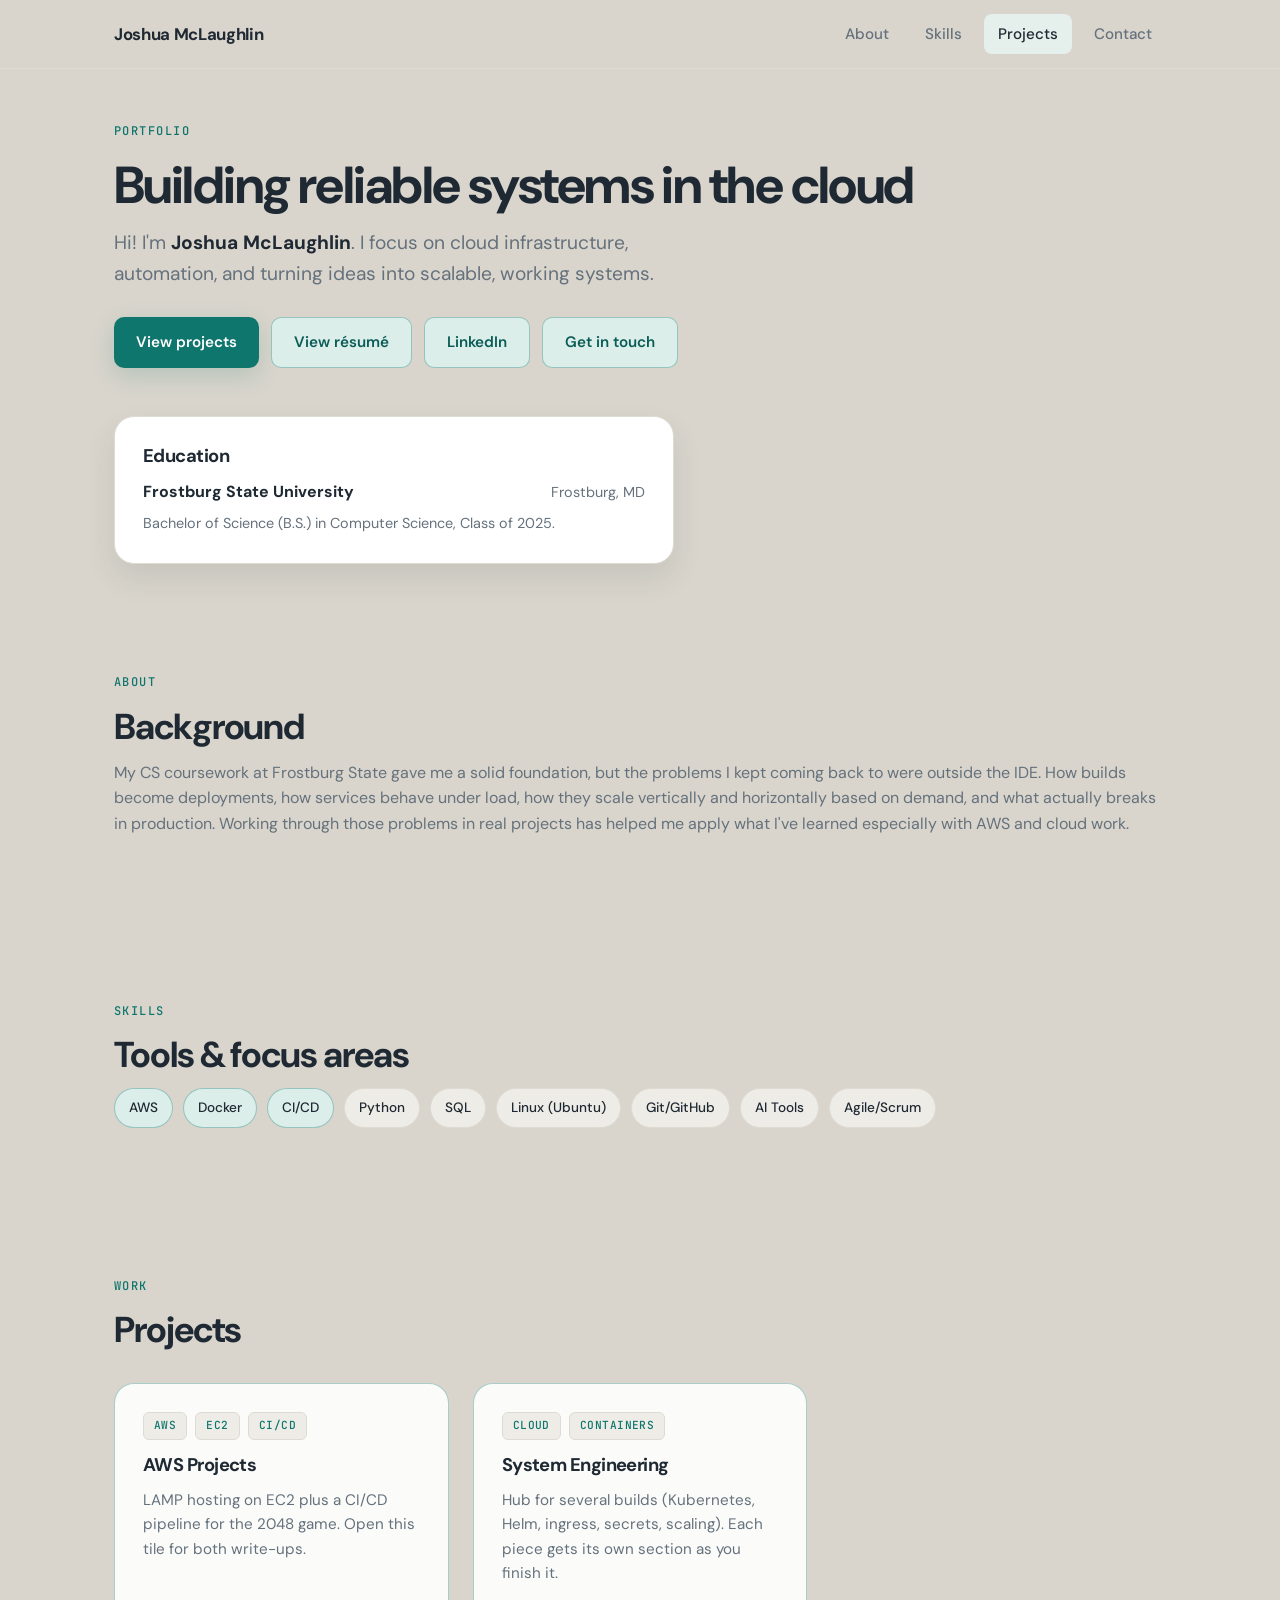
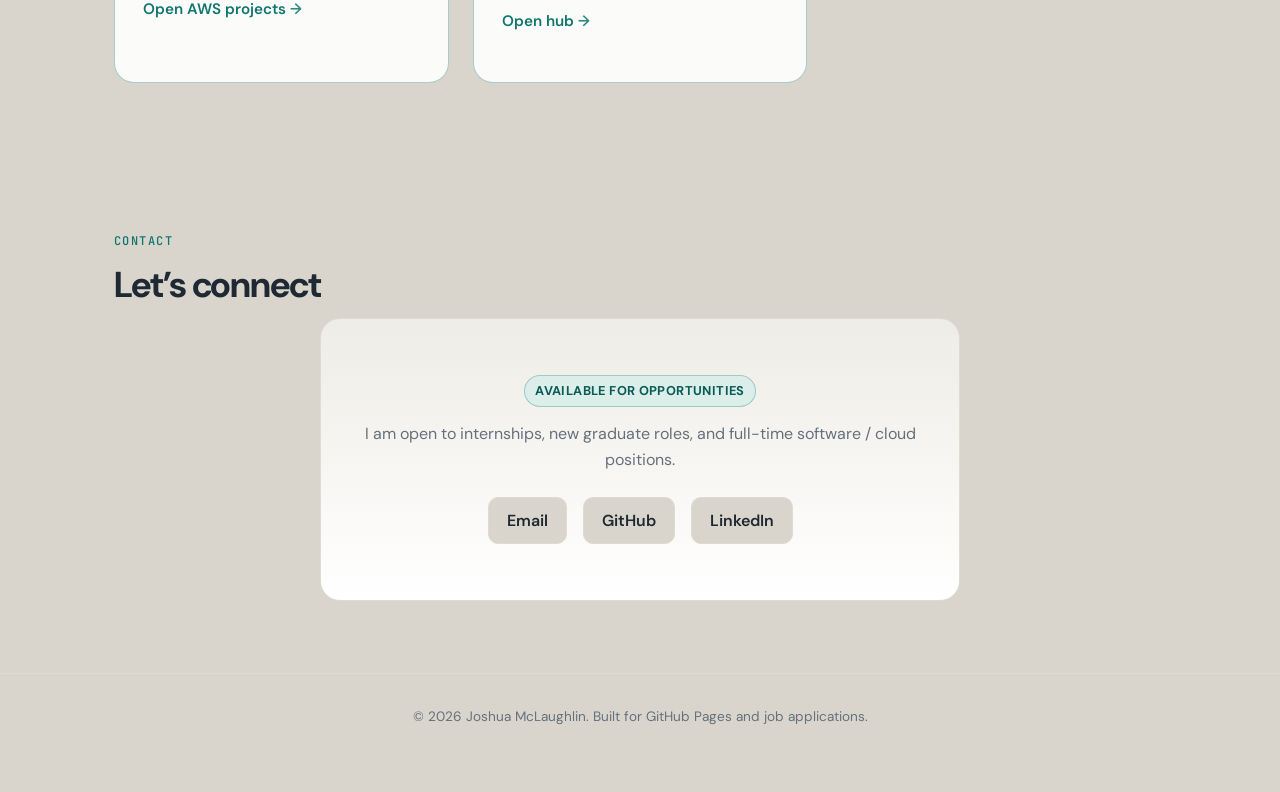
<file: index.html>
<!DOCTYPE html>
<html lang="en">
<head>
  <meta charset="UTF-8">
  <meta name="viewport" content="width=device-width, initial-scale=1.0">
  <meta name="description" content="Joshua McLaughlin: Computer Science graduate (B.S., Frostburg State University, 2025). Cloud-focused projects and software engineering portfolio.">
  <title>Joshua McLaughlin | Portfolio</title>
  <link rel="preconnect" href="https://fonts.googleapis.com">
  <link rel="preconnect" href="https://fonts.gstatic.com" crossorigin>
  <link href="https://fonts.googleapis.com/css2?family=DM+Sans:ital,opsz,wght@0,9..40,400;0,9..40,500;0,9..40,600;0,9..40,700;1,9..40,400&family=JetBrains+Mono:wght@400;500&display=swap" rel="stylesheet">
  <link rel="stylesheet" href="styles.css">
</head>
<body>
  <a class="skip-link" href="#main">Skip to content</a>

  <header class="site-header">
    <div class="header-inner">
      <a class="logo" href="index.html">Joshua McLaughlin<span></span></a>
      <button class="nav-toggle" type="button" aria-label="Open menu" aria-expanded="false">
        <span></span><span></span><span></span>
      </button>
      <nav class="nav" aria-label="Primary">
        <a href="#about">About</a>
        <a href="#skills">Skills</a>
        <a href="#projects">Projects</a>
        <a href="#contact">Contact</a>
      </nav>
    </div>
  </header>

  <main id="main">
    <section class="hero section-inner" aria-labelledby="hero-title">
      <span class="section-label">Portfolio</span>  
      <h1 id="hero-title">Building reliable systems in the cloud</h1>
      <p class="hero-lead">
        Hi! I'm <strong style="color: var(--text);">Joshua McLaughlin</strong>. I focus on cloud infrastructure,
        automation, and turning ideas into scalable, working systems.
      </p>
      <div class="hero-actions">
        <a class="btn btn-primary" href="#projects">View projects</a>
        <a class="btn btn-secondary" href="assets/Joshua_McLaughlin_resume_2026.pdf" target="_blank" rel="noopener noreferrer">View résumé</a>
        <a class="btn btn-secondary" href="https://www.linkedin.com/in/joshrmcl01/" target="_blank" rel="noopener noreferrer">LinkedIn</a>
        <a class="btn btn-secondary" href="#contact">Get in touch</a>
      </div>
      <aside class="about-card hero-education-card" aria-label="Education">
        <h3>Education</h3>
        <div class="edu-line">
          <strong>Frostburg State University</strong>
          <span class="edu-meta">Frostburg, MD</span>
        </div>
        <p class="edu-meta" style="margin-bottom: 0;">
          Bachelor of Science (B.S.) in Computer Science, Class of 2025.
        </p>
      </aside>
    </section>

    <section id="about" class="section-inner">
      <span class="section-label">About</span>
      <h2>Background</h2>
      <div class="about-grid">
        <div>
          <p>
            My CS coursework at Frostburg State gave me a solid foundation, but the problems I kept coming back to were outside the IDE. How builds become deployments, how services behave under load, how they scale vertically and horizontally based on demand, and what actually breaks in production. Working through those problems in real projects has helped me apply what I've learned especially with AWS and cloud work.
          </p>
        </div>
        <aside class="about-card">
          <h3>Education</h3>
          <div class="edu-line">
            <strong>Frostburg State University</strong>
            <span class="edu-meta">Frostburg, MD</span>
          </div>
          <p class="edu-meta" style="margin-bottom: 0;">
            Bachelor of Science (B.S.) in Computer Science, Class of 2025.
          </p>
        </aside>
      </div>
    </section>

    <section id="skills" class="section-inner">
      <span class="section-label">Skills</span>
      <h2>Tools &amp; focus areas</h2>
      <div class="skills-wrap">
        <span class="skill-pill cloud">AWS</span>
        <span class="skill-pill cloud">Docker</span>
        <span class="skill-pill cloud">CI/CD</span>
        <span class="skill-pill">Python</span>
        <span class="skill-pill">SQL</span>
        <span class="skill-pill">Linux (Ubuntu)</span>
        <span class="skill-pill">Git/GitHub</span>
        <span class="skill-pill">AI Tools</span>
        <span class="skill-pill">Agile/Scrum</span>
      </div>
    </section>

    <section id="projects" class="section-inner">
      <span class="section-label">Work</span>
      <h2>Projects</h2>
      <div class="projects-grid">
        <a href="aws-projects.html" class="project-card-link" aria-labelledby="project-card-aws-hub-title">
          <article class="project-card featured">
            <div class="project-tags">
              <span class="tag">AWS</span>
              <span class="tag">EC2</span>
              <span class="tag">CI/CD</span>
            </div>
            <h3 id="project-card-aws-hub-title">AWS Projects</h3>
            <p>
              LAMP hosting on EC2 plus a CI/CD pipeline for the 2048 game. Open this tile for both write-ups.
            </p>
            <p class="project-card-cta"><span class="project-card-cta-text">Open AWS projects</span></p>
          </article>
        </a>
        <a href="SystemEngineeringProject.html" class="project-card-link" aria-labelledby="project-card-syseng-title">
          <article class="project-card featured">
            <div class="project-tags">
              <span class="tag">Cloud</span>
              <span class="tag">Containers</span>
            </div>
            <h3 id="project-card-syseng-title">System Engineering</h3>
            <p>
              Hub for several builds (Kubernetes, Helm, ingress, secrets, scaling). Each piece gets its own section as you finish it.
            </p>
            <p class="project-card-cta"><span class="project-card-cta-text">Open hub</span></p>
          </article>
        </a>
      </div>
    </section>

    <section id="contact" class="section-inner">
      <span class="section-label">Contact</span>
      <h2>Let’s connect</h2>
      <div class="contact-block">
        <p class="contact-availability">Available for opportunities</p>
        <p>
          I am open to internships, new graduate roles, and full-time software / cloud positions.
        </p>
        <div class="contact-links">
          <details class="contact-email">
            <summary class="contact-email-trigger">Email</summary>
            <div class="contact-email-panel">
              <span class="contact-email-address">Joshuaofficial101@gmail.com</span>
            </div>
          </details>
          <a href="https://github.com/Joshofficial101" rel="noopener noreferrer">GitHub</a>
          <a href="https://www.linkedin.com/in/joshrmcl01/" target="_blank" rel="noopener noreferrer">LinkedIn</a>
        </div>
      </div>
    </section>
  </main>

  <footer class="site-footer">
    <p>© <span id="year"></span> Joshua McLaughlin. Built for GitHub Pages and job applications.</p>
  </footer>

  <script>
    document.getElementById("year").textContent = new Date().getFullYear();
  </script>
  <script src="script.js" defer></script>
</body>
</html>
</file>
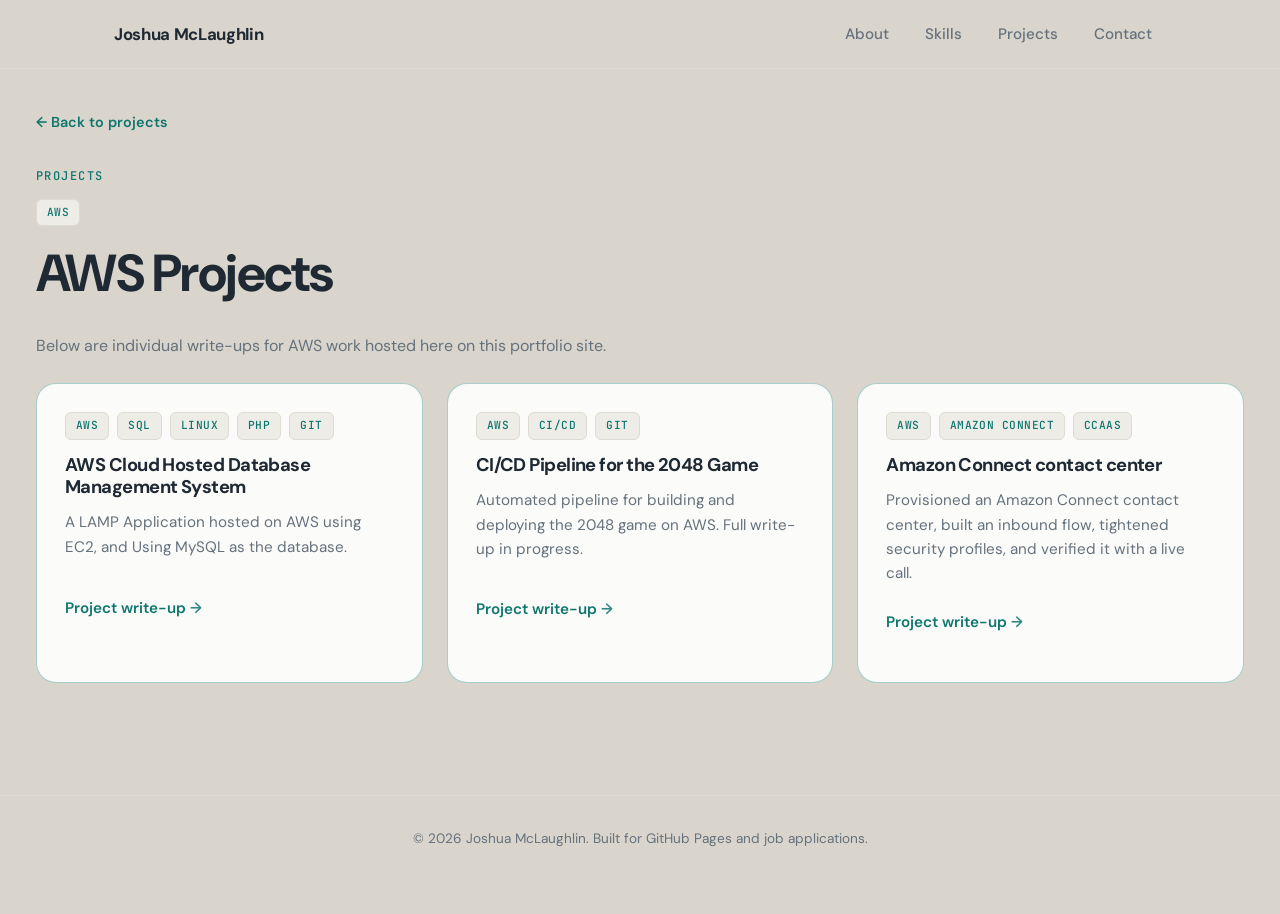
<file: aws-projects.html>
<!DOCTYPE html>
<html lang="en">
<head>
  <meta charset="UTF-8">
  <meta name="viewport" content="width=device-width, initial-scale=1.0">
  <meta name="description" content="AWS projects: LAMP stack on EC2 and CI/CD for the 2048 game. Joshua McLaughlin portfolio hub.">
  <title>AWS Projects | Joshua McLaughlin</title>
  <link rel="preconnect" href="https://fonts.googleapis.com">
  <link rel="preconnect" href="https://fonts.gstatic.com" crossorigin>
  <link href="https://fonts.googleapis.com/css2?family=DM+Sans:ital,opsz,wght@0,9..40,400;0,9..40,500;0,9..40,600;0,9..40,700;1,9..40,400&family=JetBrains+Mono:wght@400;500&display=swap" rel="stylesheet">
  <link rel="stylesheet" href="styles.css">
</head>
<body>
  <a class="skip-link" href="#main">Skip to content</a>

  <header class="site-header">
    <div class="header-inner">
      <a class="logo" href="index.html">Joshua McLaughlin<span></span></a>
      <button class="nav-toggle" type="button" aria-label="Open menu" aria-expanded="false">
        <span></span><span></span><span></span>
      </button>
      <nav class="nav" aria-label="Primary">
        <a href="index.html#about">About</a>
        <a href="index.html#skills">Skills</a>
        <a href="index.html#projects">Projects</a>
        <a href="index.html#contact">Contact</a>
      </nav>
    </div>
  </header>

  <main id="main">
    <article class="section-inner project-detail">
      <a class="project-back" href="index.html#projects">← Back to projects</a>
      <header class="project-detail-header">
        <span class="section-label">Projects</span>
        <div class="project-tags">
          <span class="tag">AWS</span>
        </div>
        <h1>AWS Projects</h1>
      </header>
      <div class="project-detail-body">
        <section class="project-detail-section">
          <p class="project-detail-intro">
            Below are individual write-ups for AWS work hosted here on this portfolio site.
          </p>
          <div class="projects-grid projects-grid--detail">
            <a href="project-serverless-aws.html" class="project-card-link" aria-labelledby="aws-hub-card-lamp-title">
              <article class="project-card featured">
                <div class="project-tags">
                  <span class="tag">AWS</span>
                  <span class="tag">SQL</span>
                  <span class="tag">Linux</span>
                  <span class="tag">PHP</span>
                  <span class="tag">Git</span>
                </div>
                <h3 id="aws-hub-card-lamp-title">AWS Cloud Hosted Database Management System</h3>
                <p>
                  A LAMP Application hosted on AWS using EC2, and Using MySQL as the database.
                </p>
                <p class="project-card-cta"><span class="project-card-cta-text">Project write-up</span></p>
              </article>
            </a>
            <a href="project-aws-cicd-2048.html" class="project-card-link" aria-labelledby="aws-hub-card-cicd-title">
              <article class="project-card featured">
                <div class="project-tags">
                  <span class="tag">AWS</span>
                  <span class="tag">CI/CD</span>
                  <span class="tag">Git</span>
                </div>
                <h3 id="aws-hub-card-cicd-title">CI/CD Pipeline for the 2048 Game</h3>
                <p>
                  Automated pipeline for building and deploying the 2048 game on AWS. Full write-up in progress.
                </p>
                <p class="project-card-cta"><span class="project-card-cta-text">Project write-up</span></p>
              </article>
            </a>
            <a href="project-aws-amazon-connect.html" class="project-card-link" aria-labelledby="aws-hub-card-connect-title">
              <article class="project-card featured">
                <div class="project-tags">
                  <span class="tag">AWS</span>
                  <span class="tag">Amazon Connect</span>
                  <span class="tag">CCaaS</span>
                </div>
                <h3 id="aws-hub-card-connect-title">Amazon Connect contact center</h3>
                <p>
                  Provisioned an Amazon Connect contact center, built an inbound flow, tightened security profiles, and verified it with a live call.
                </p>
                <p class="project-card-cta"><span class="project-card-cta-text">Project write-up</span></p>
              </article>
            </a>
          </div>
        </section>
      </div>
    </article>
  </main>

  <footer class="site-footer">
    <p>© <span id="year"></span> Joshua McLaughlin. Built for GitHub Pages and job applications.</p>
  </footer>

  <script>
    document.getElementById("year").textContent = new Date().getFullYear();
  </script>
  <script src="script.js" defer></script>
</body>
</html>
</file>
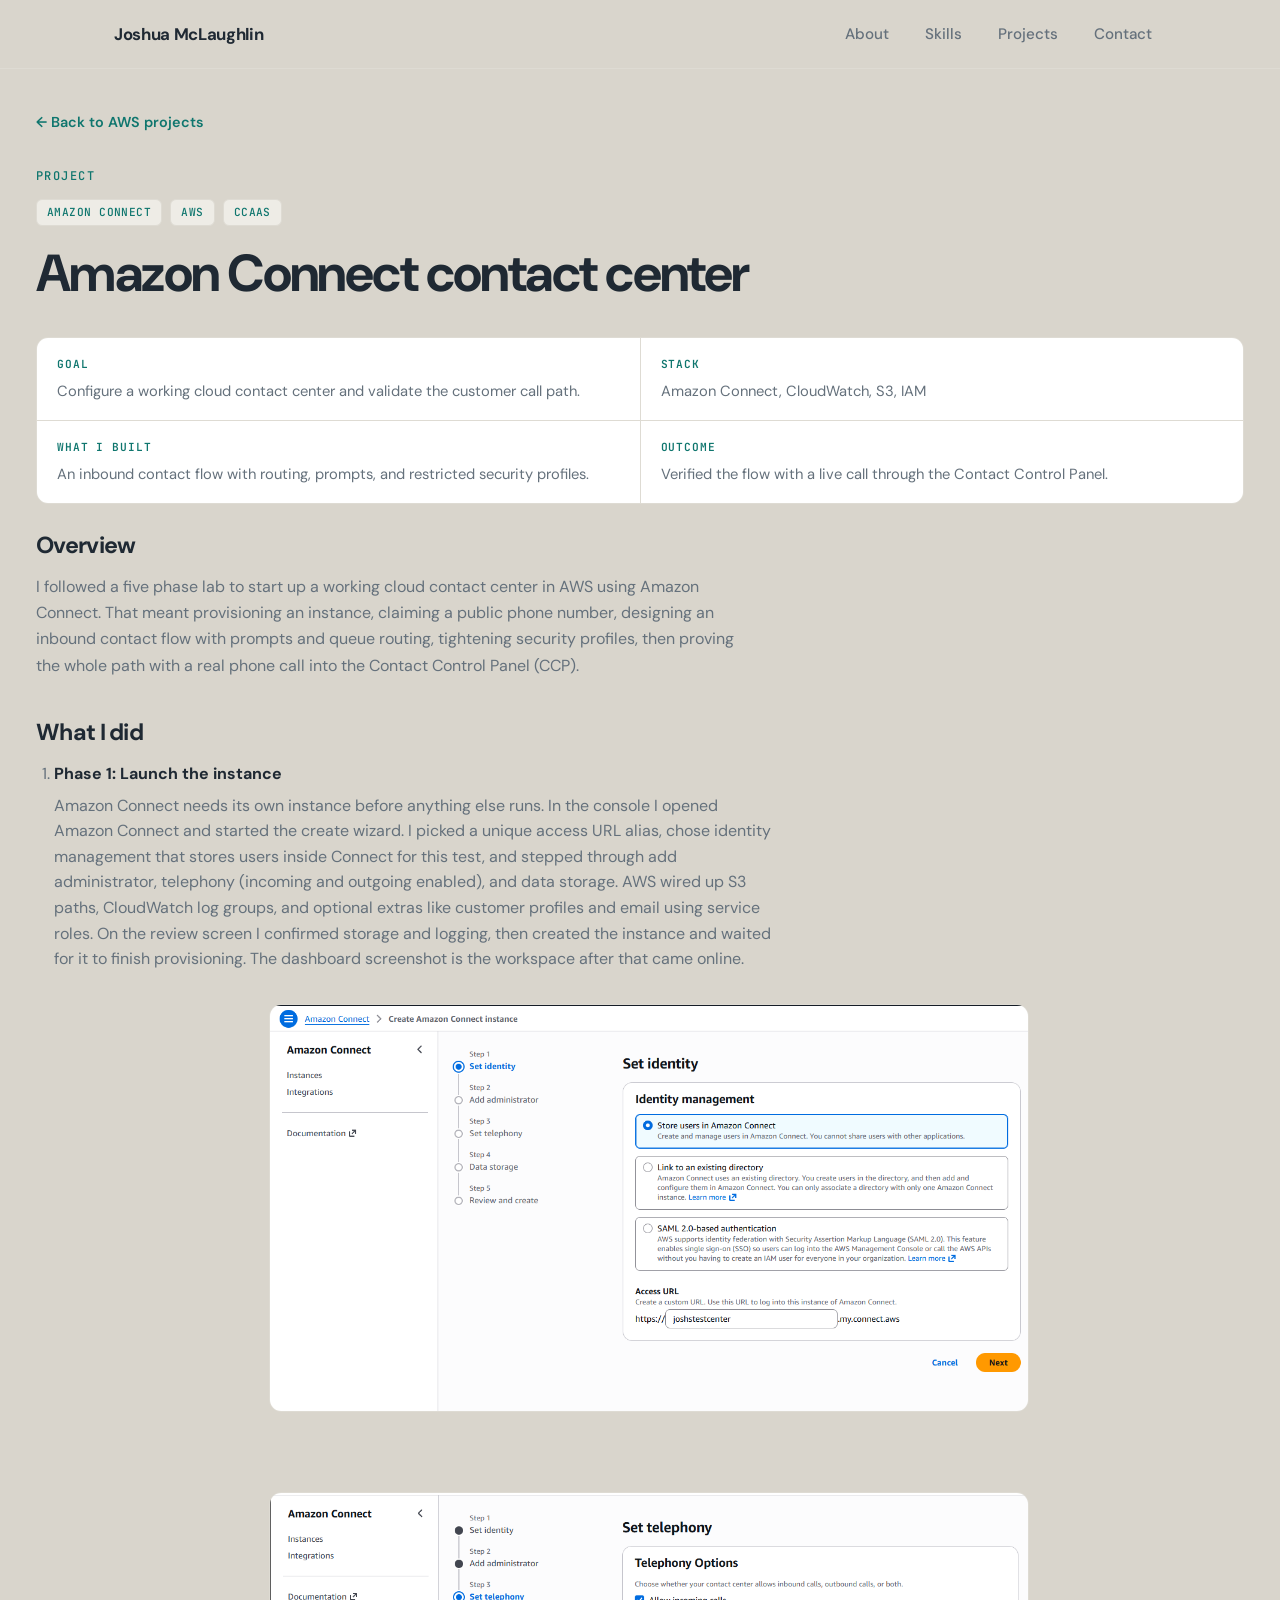
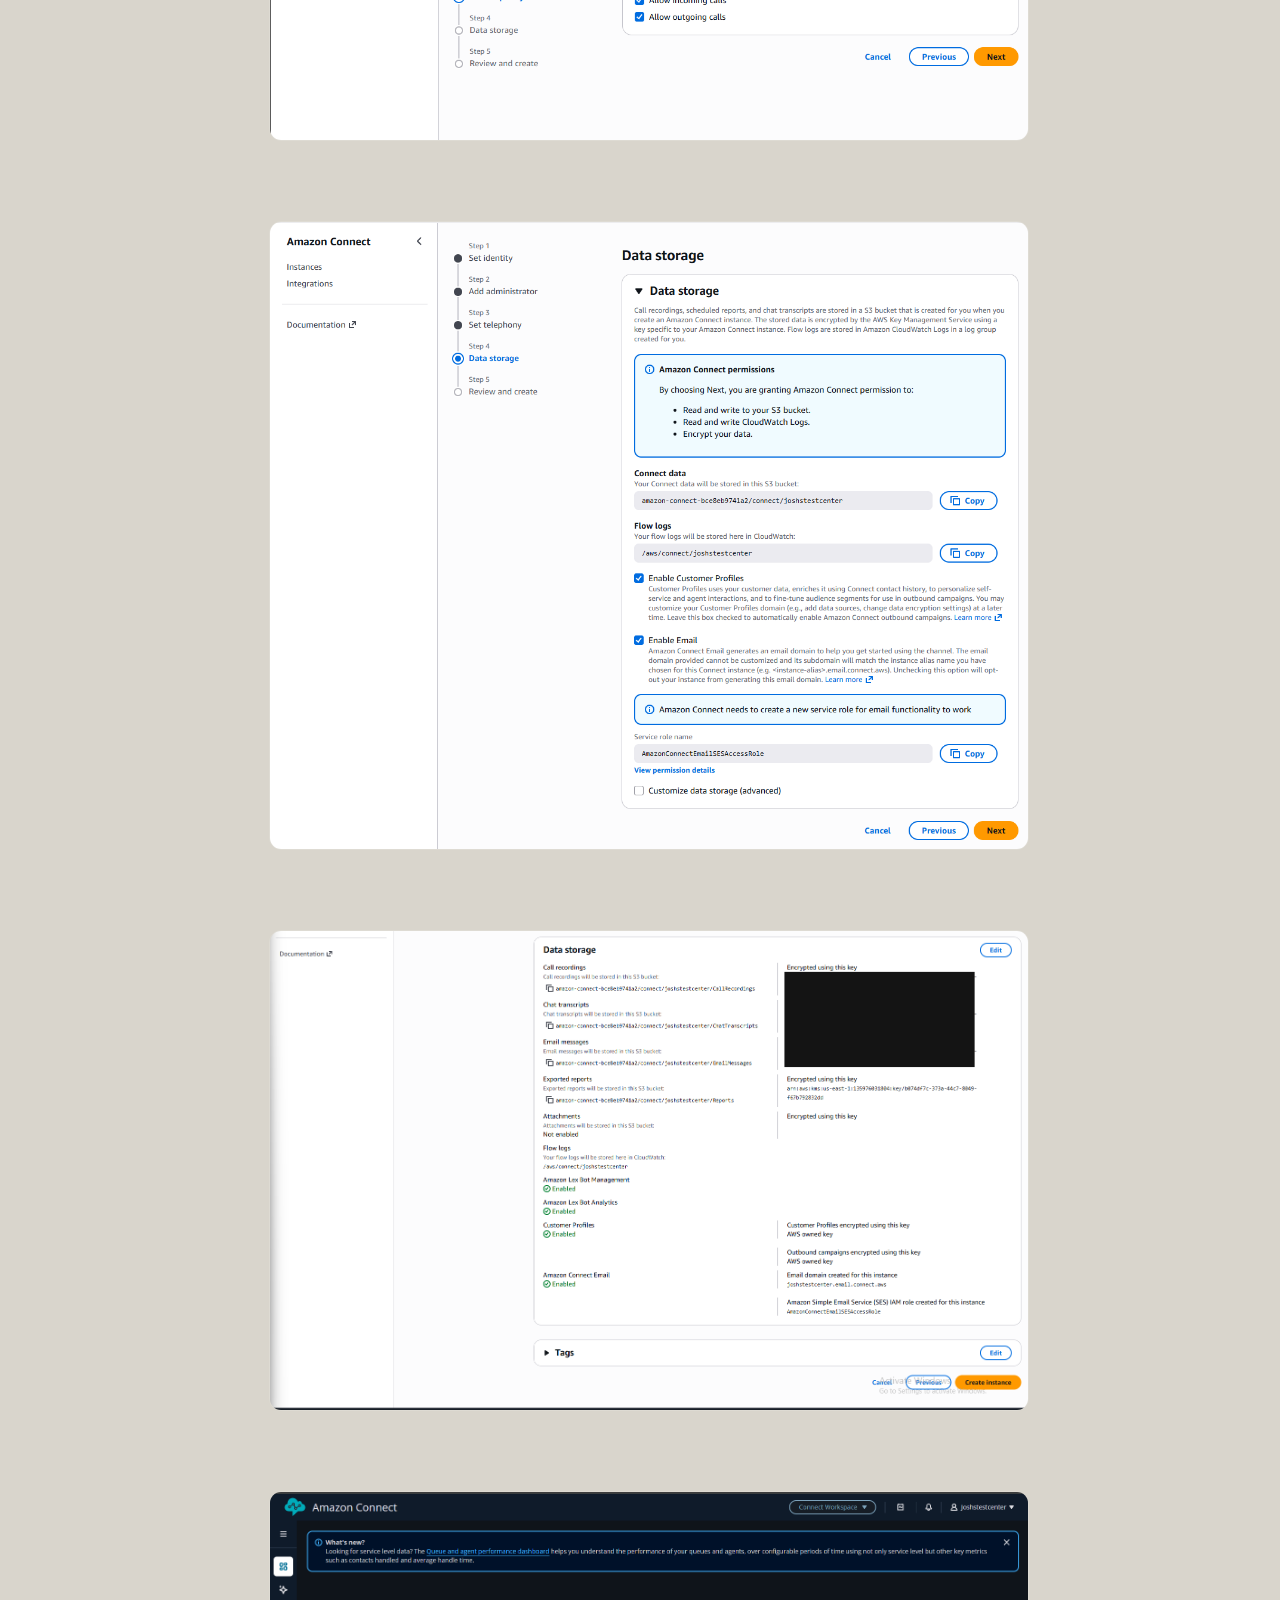
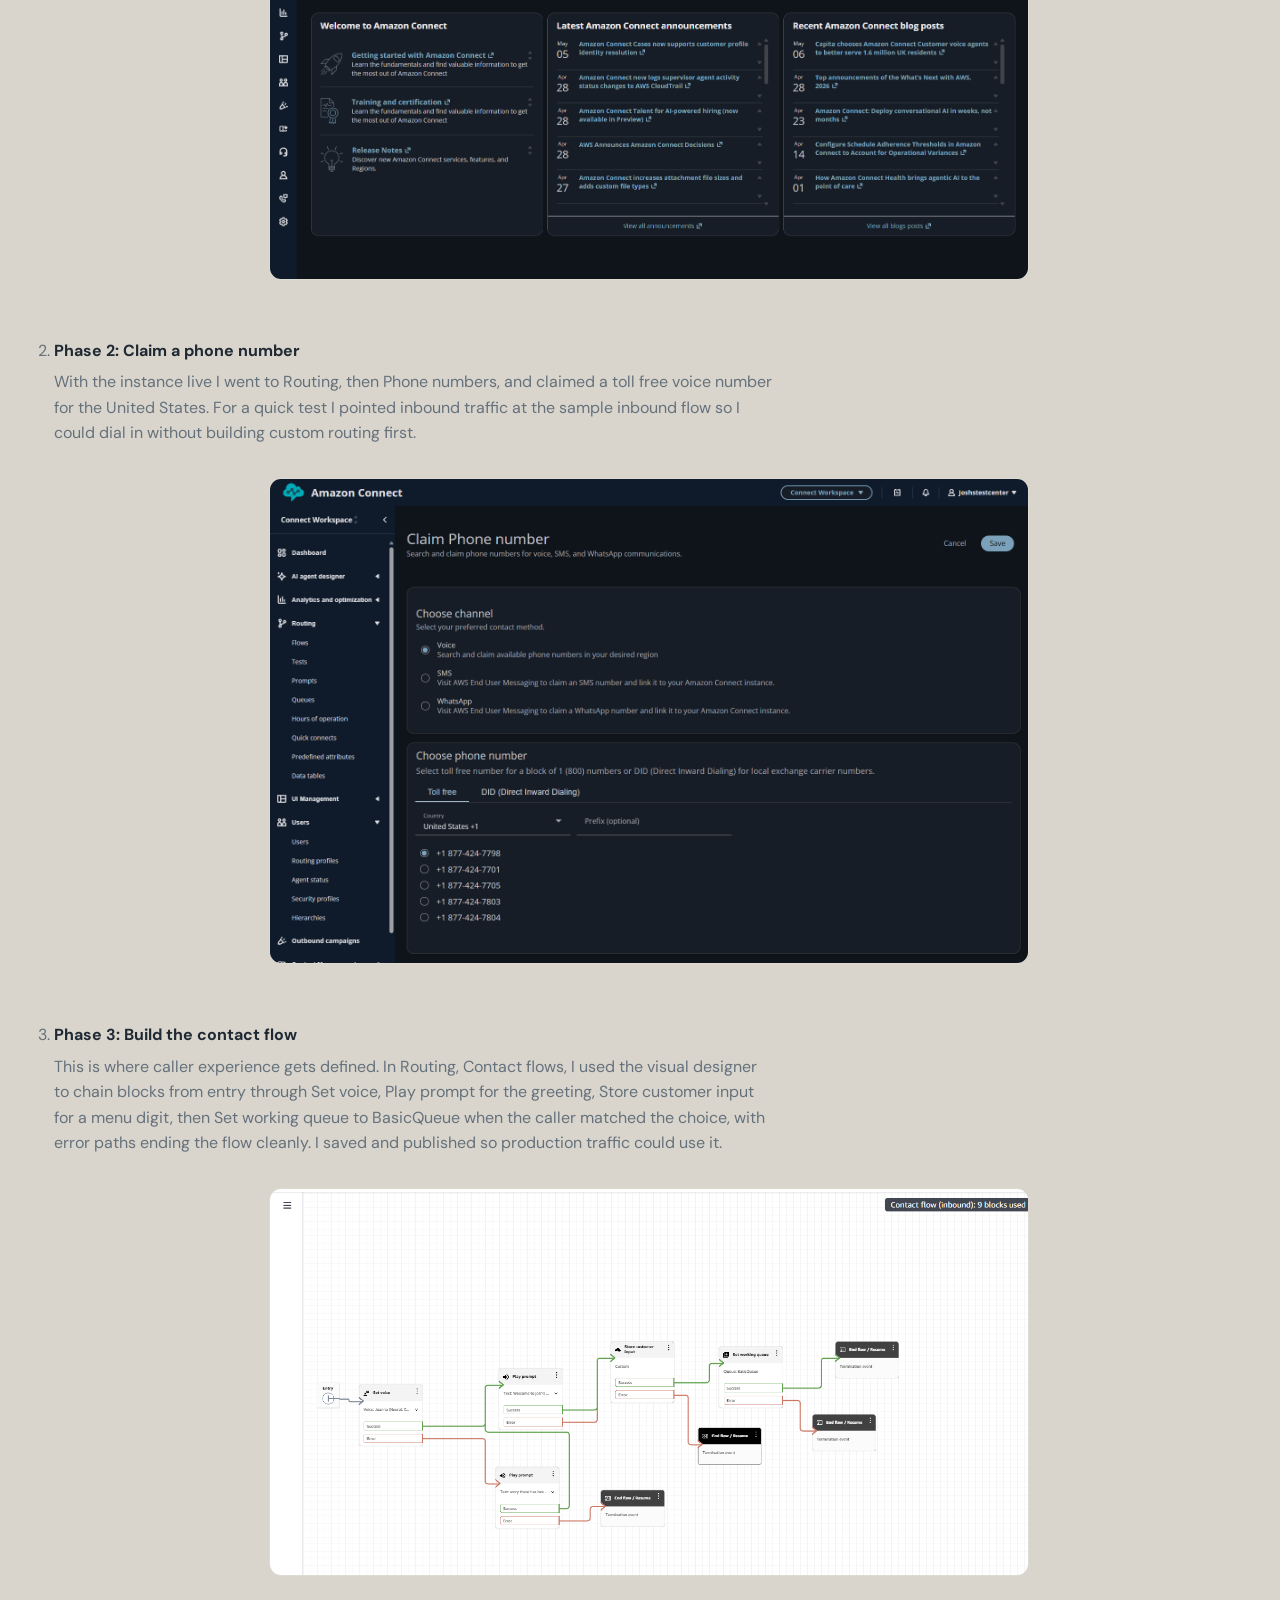
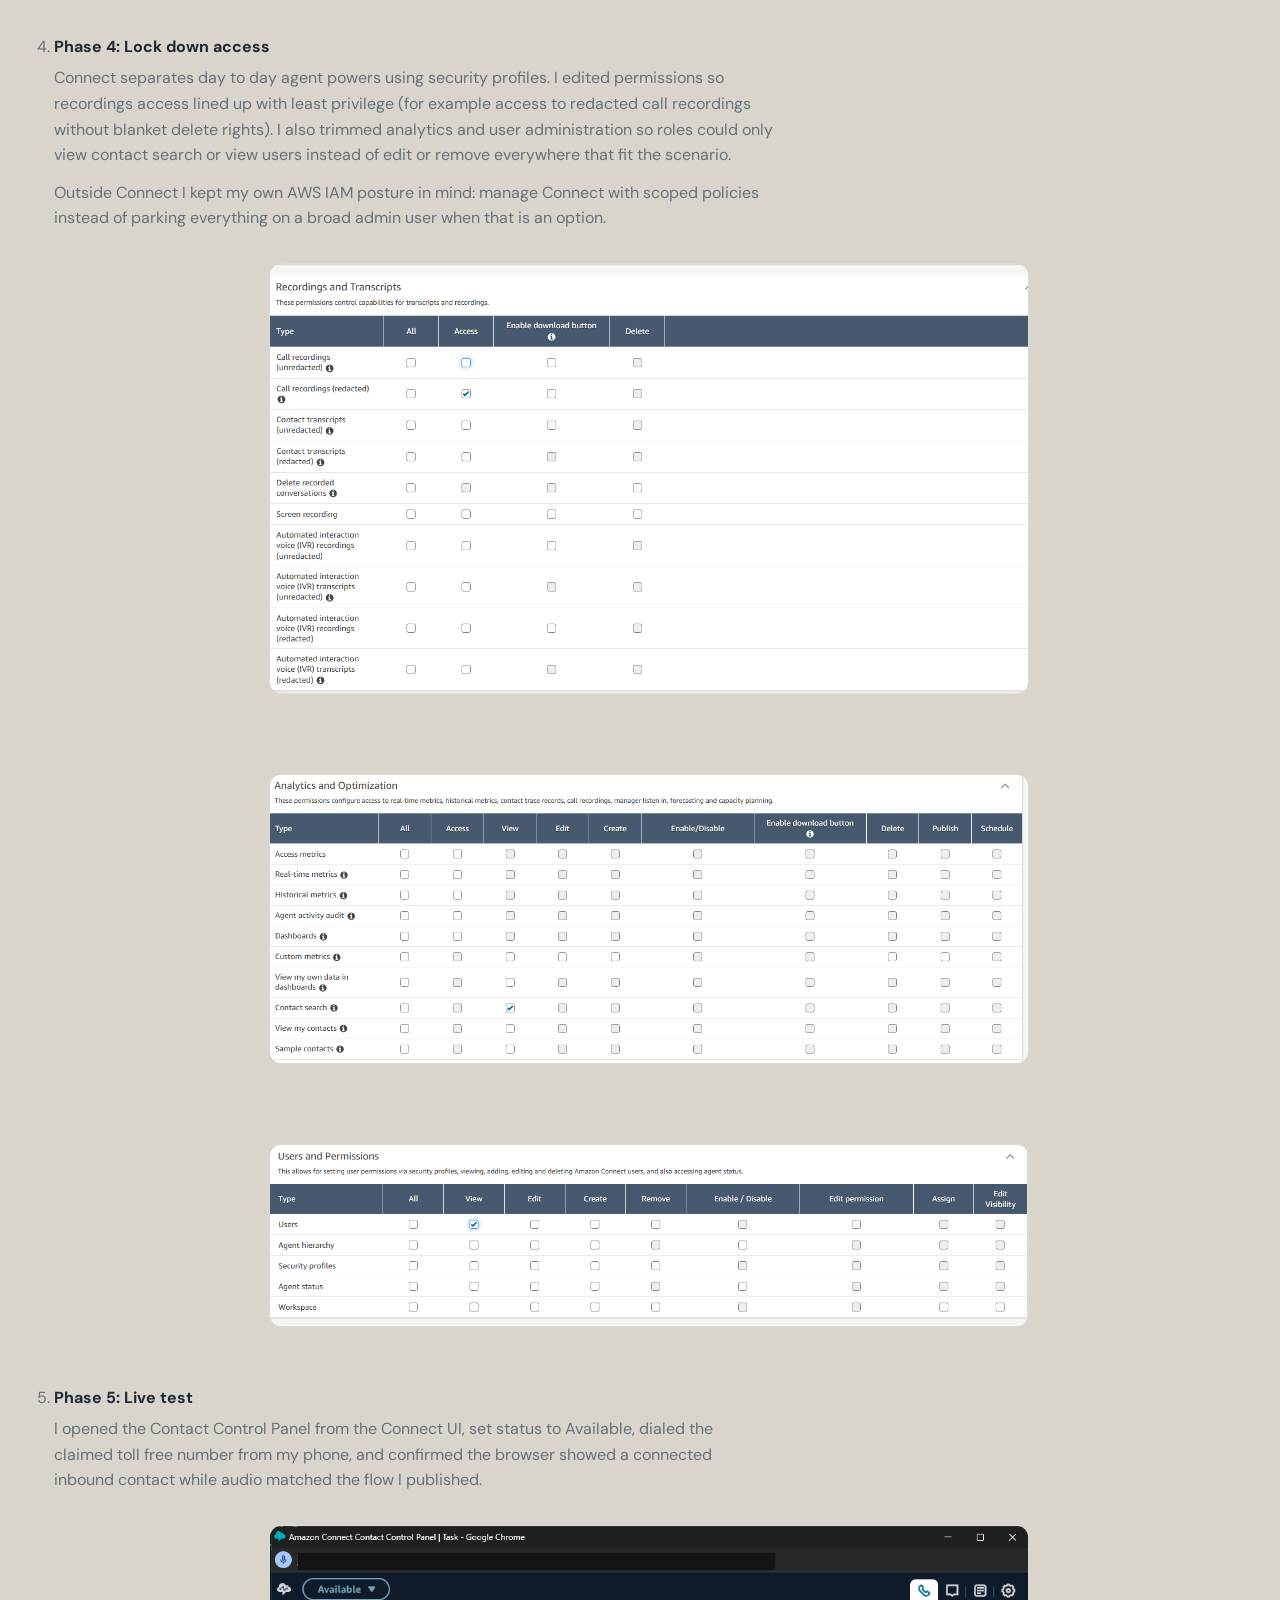
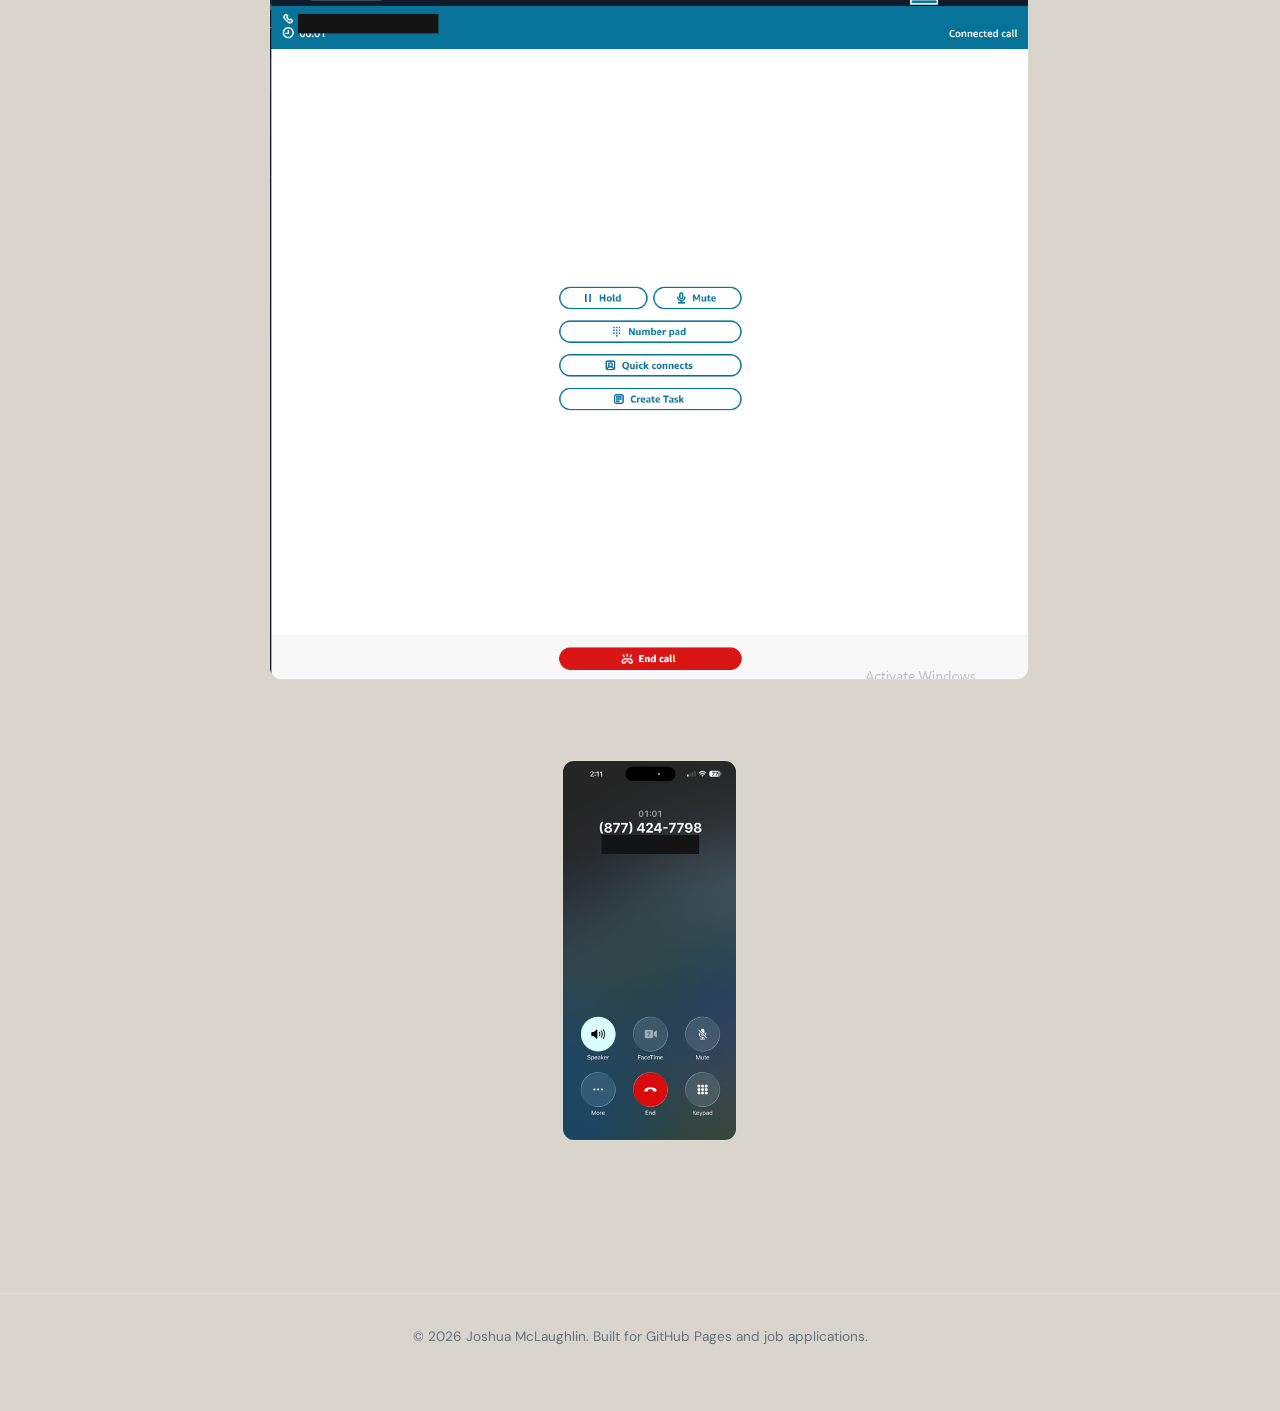
<file: project-aws-amazon-connect.html>
<!DOCTYPE html>
<html lang="en">
<head>
  <meta charset="UTF-8">
  <meta name="viewport" content="width=device-width, initial-scale=1.0">
  <meta name="description" content="Amazon Connect cloud contact center: instance setup, phone number, inbound contact flow, security profiles, and live testing. Joshua McLaughlin portfolio project.">
  <title>Amazon Connect contact center | Joshua McLaughlin</title>
  <link rel="preconnect" href="https://fonts.googleapis.com">
  <link rel="preconnect" href="https://fonts.gstatic.com" crossorigin>
  <link href="https://fonts.googleapis.com/css2?family=DM+Sans:ital,opsz,wght@0,9..40,400;0,9..40,500;0,9..40,600;0,9..40,700;1,9..40,400&family=JetBrains+Mono:wght@400;500&display=swap" rel="stylesheet">
  <link rel="stylesheet" href="styles.css">
</head>
<body>
  <a class="skip-link" href="#main">Skip to content</a>

  <header class="site-header">
    <div class="header-inner">
      <a class="logo" href="index.html">Joshua McLaughlin<span></span></a>
      <button class="nav-toggle" type="button" aria-label="Open menu" aria-expanded="false">
        <span></span><span></span><span></span>
      </button>
      <nav class="nav" aria-label="Primary">
        <a href="index.html#about">About</a>
        <a href="index.html#skills">Skills</a>
        <a href="index.html#projects">Projects</a>
        <a href="index.html#contact">Contact</a>
      </nav>
    </div>
  </header>

  <main id="main">
    <article class="section-inner project-detail">
      <a class="project-back" href="aws-projects.html">← Back to AWS projects</a>
      <header class="project-detail-header">
        <span class="section-label">Project</span>
        <div class="project-tags">
          <span class="tag">Amazon Connect</span>
          <span class="tag">AWS</span>
          <span class="tag">CCaaS</span>
        </div>
        <h1>Amazon Connect contact center</h1>
      </header>
      <dl class="project-summary" aria-label="Project summary">
        <div><dt>Goal</dt><dd>Configure a working cloud contact center and validate the customer call path.</dd></div>
        <div><dt>Stack</dt><dd>Amazon Connect, CloudWatch, S3, IAM</dd></div>
        <div><dt>What I built</dt><dd>An inbound contact flow with routing, prompts, and restricted security profiles.</dd></div>
        <div><dt>Outcome</dt><dd>Verified the flow with a live call through the Contact Control Panel.</dd></div>
      </dl>
      <div class="project-detail-body">
        <section class="project-detail-section" aria-labelledby="pd-connect-overview">
          <h2 id="pd-connect-overview">Overview</h2>
          <p class="project-detail-intro">
            I followed a five phase lab to start up a working cloud contact center in AWS using Amazon Connect. That meant provisioning an instance, claiming a public phone number, designing an inbound contact flow with prompts and queue routing, tightening security profiles, then proving the whole path with a real phone call into the Contact Control Panel (CCP).
          </p>
        </section>

        <section class="project-detail-section" aria-labelledby="pd-connect-phases">
          <h2 id="pd-connect-phases">What I did</h2>
          <ol class="project-detail-steps">
            <li>
              <strong>Phase 1: Launch the instance</strong>
              <p>
                Amazon Connect needs its own instance before anything else runs. In the console I opened Amazon Connect and started the create wizard. I picked a unique access URL alias, chose identity management that stores users inside Connect for this test, and stepped through add administrator, telephony (incoming and outgoing enabled), and data storage. AWS wired up S3 paths, CloudWatch log groups, and optional extras like customer profiles and email using service roles. On the review screen I confirmed storage and logging, then created the instance and waited for it to finish provisioning. The dashboard screenshot is the workspace after that came online.
              </p>
              <div class="project-detail-step-media">
                <figure class="project-detail-figure project-detail-figure--step">
                  <img src="assets/connect-01-instance-identity.png" alt="Amazon Connect create instance wizard on Set identity with users stored in Connect and a custom access URL alias." loading="lazy">
                </figure>
                <figure class="project-detail-figure project-detail-figure--step">
                  <img src="assets/connect-02-instance-telephony.png" alt="Set telephony step with inbound and outbound calling both enabled." loading="lazy">
                </figure>
                <figure class="project-detail-figure project-detail-figure--step">
                  <img src="assets/connect-03-instance-data-storage.png" alt="Data storage step showing S3 bucket paths for Connect data and CloudWatch flow logs." loading="lazy">
                </figure>
                <figure class="project-detail-figure project-detail-figure--step">
                  <img src="assets/connect-04-instance-review-create.png" alt="Review screen summarizing data storage, encryption, and enabled features before Create instance." loading="lazy">
                </figure>
                <figure class="project-detail-figure project-detail-figure--step">
                  <img src="assets/connect-05-dashboard.png" alt="Amazon Connect landing dashboard after instance creation with welcome tiles and announcements." loading="lazy">
                </figure>
              </div>
            </li>
            <li>
              <strong>Phase 2: Claim a phone number</strong>
              <p>
                With the instance live I went to Routing, then Phone numbers, and claimed a toll free voice number for the United States. For a quick test I pointed inbound traffic at the sample inbound flow so I could dial in without building custom routing first.
              </p>
              <div class="project-detail-step-media">
                <figure class="project-detail-figure project-detail-figure--step">
                  <img src="assets/connect-06-claim-phone-number.png" alt="Claim phone number screen with Voice channel and a toll free United States number selected." loading="lazy">
                </figure>
              </div>
            </li>
            <li>
              <strong>Phase 3: Build the contact flow</strong>
              <p>
                This is where caller experience gets defined. In Routing, Contact flows, I used the visual designer to chain blocks from entry through Set voice, Play prompt for the greeting, Store customer input for a menu digit, then Set working queue to BasicQueue when the caller matched the choice, with error paths ending the flow cleanly. I saved and published so production traffic could use it.
              </p>
              <div class="project-detail-step-media">
                <figure class="project-detail-figure project-detail-figure--step">
                  <img src="assets/connect-07-contact-flow.png" alt="Inbound contact flow diagram with Set voice, Play prompt, Store customer input, Set working queue, and end blocks." loading="lazy">
                </figure>
              </div>
            </li>
            <li>
              <strong>Phase 4: Lock down access</strong>
              <p>
                Connect separates day to day agent powers using security profiles. I edited permissions so recordings access lined up with least privilege (for example access to redacted call recordings without blanket delete rights). I also trimmed analytics and user administration so roles could only view contact search or view users instead of edit or remove everywhere that fit the scenario.
              </p>
              <p>
                Outside Connect I kept my own AWS IAM posture in mind: manage Connect with scoped policies instead of parking everything on a broad admin user when that is an option.
              </p>
              <div class="project-detail-step-media">
                <figure class="project-detail-figure project-detail-figure--step">
                  <img src="assets/connect-08-security-recordings.png" alt="Security profile Recordings and Transcripts matrix with limited access checkboxes for redacted recordings." loading="lazy">
                </figure>
                <figure class="project-detail-figure project-detail-figure--step">
                  <img src="assets/connect-09-security-analytics.png" alt="Security profile Analytics and Optimization matrix highlighting Contact search view permission." loading="lazy">
                </figure>
                <figure class="project-detail-figure project-detail-figure--step">
                  <img src="assets/connect-10-security-users.png" alt="Security profile Users and Permissions matrix with Users row view only selected." loading="lazy">
                </figure>
              </div>
            </li>
            <li>
              <strong>Phase 5: Live test</strong>
              <p>
                I opened the Contact Control Panel from the Connect UI, set status to Available, dialed the claimed toll free number from my phone, and confirmed the browser showed a connected inbound contact while audio matched the flow I published.
              </p>
              <div class="project-detail-step-media">
                <figure class="project-detail-figure project-detail-figure--step">
                  <img src="assets/connect-11-ccp-live-call.png" alt="Amazon Connect Contact Control Panel showing an active voice contact and connected call status." loading="lazy">
                </figure>
                <figure class="project-detail-figure project-detail-figure--step project-detail-figure--phone-preview">
                  <img src="assets/connect-12-mobile-test-call.png" alt="Mobile phone voice call screen during an active call to the contact center toll free number." loading="lazy">
                </figure>
              </div>
            </li>
          </ol>
        </section>
      </div>
    </article>
  </main>

  <footer class="site-footer">
    <p>© <span id="year"></span> Joshua McLaughlin. Built for GitHub Pages and job applications.</p>
  </footer>

  <script>
    document.getElementById("year").textContent = new Date().getFullYear();
  </script>
  <script src="script.js" defer></script>
</body>
</html>
</file>
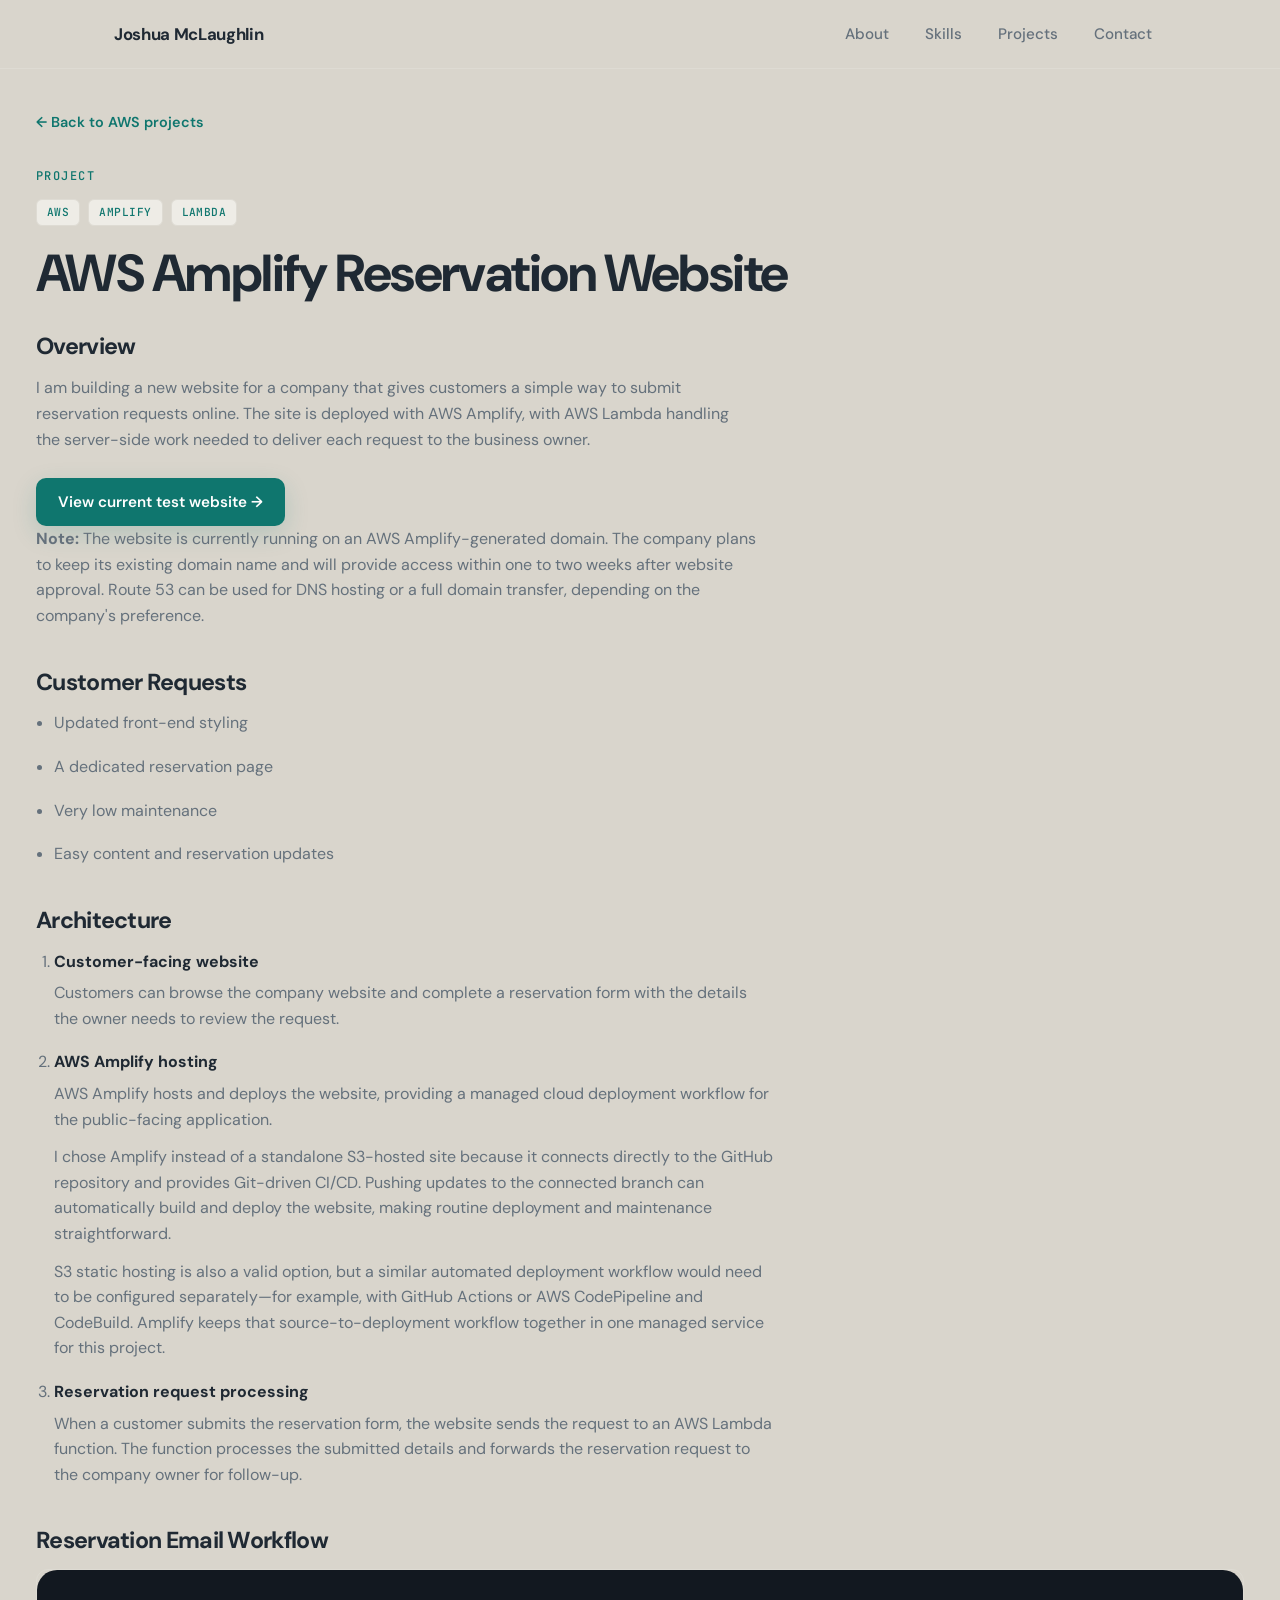
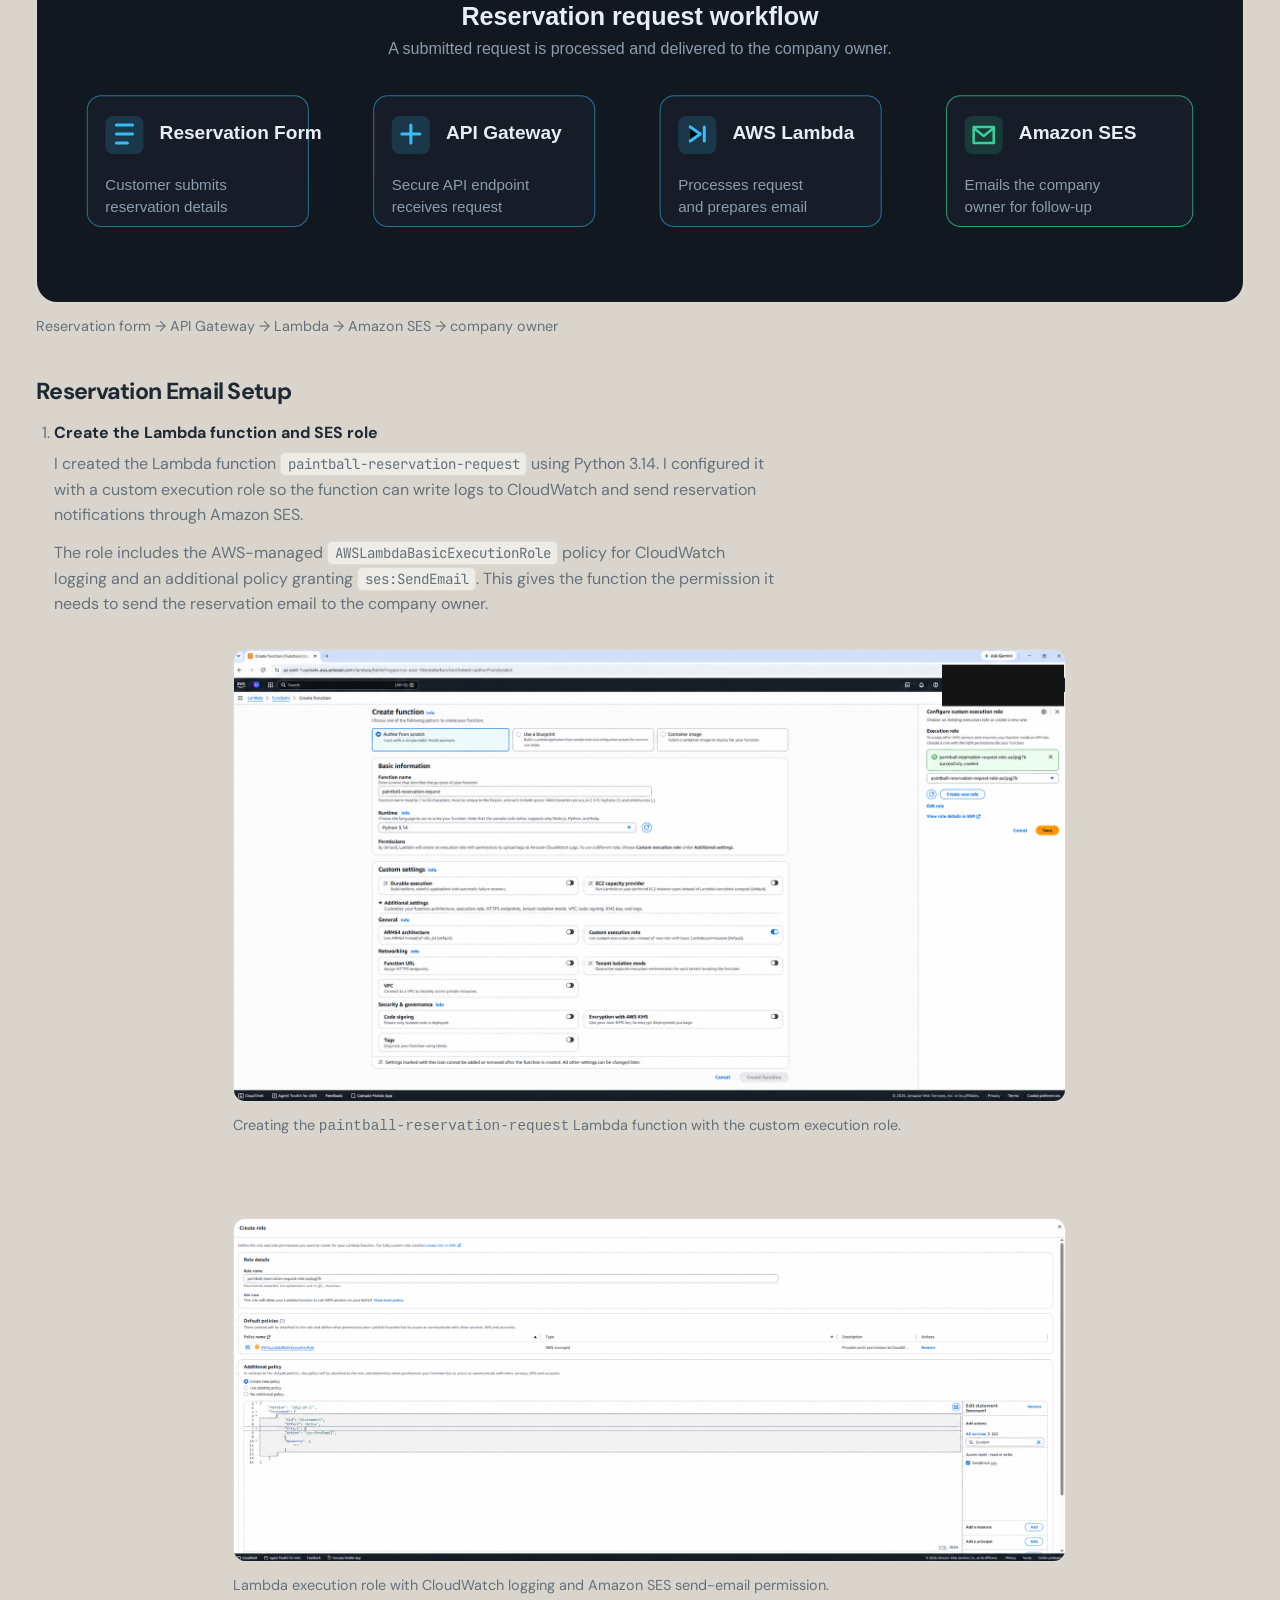
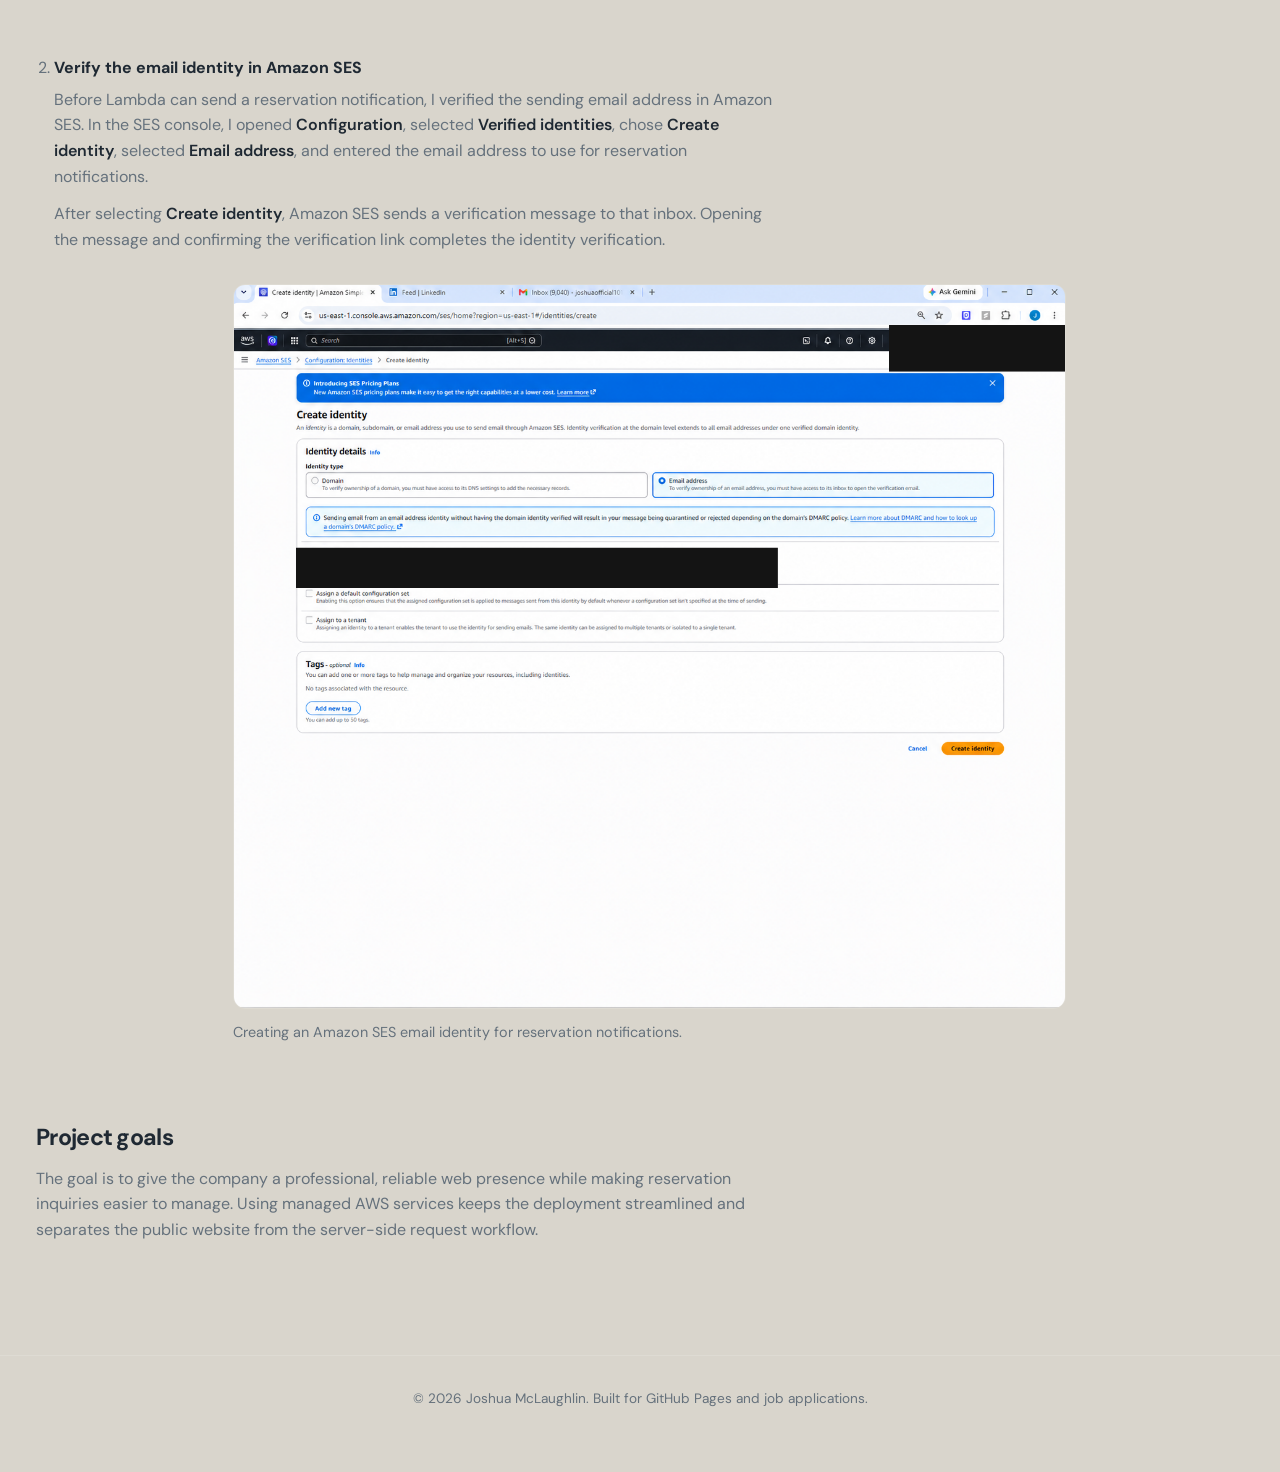
<file: project-aws-amplify-reservation.html>
<!DOCTYPE html>
<html lang="en">
<head>
  <meta charset="UTF-8">
  <meta name="viewport" content="width=device-width, initial-scale=1.0">
  <meta name="description" content="Company reservation website hosted with AWS Amplify and a Lambda workflow for forwarding reservation requests to the owner. Joshua McLaughlin portfolio project.">
  <title>AWS Amplify Reservation Website | Joshua McLaughlin</title>
  <link rel="preconnect" href="https://fonts.googleapis.com">
  <link rel="preconnect" href="https://fonts.gstatic.com" crossorigin>
  <link href="https://fonts.googleapis.com/css2?family=DM+Sans:ital,opsz,wght@0,9..40,400;0,9..40,500;0,9..40,600;0,9..40,700;1,9..40,400&family=JetBrains+Mono:wght@400;500&display=swap" rel="stylesheet">
  <link rel="stylesheet" href="styles.css">
</head>
<body>
  <a class="skip-link" href="#main">Skip to content</a>

  <header class="site-header">
    <div class="header-inner">
      <a class="logo" href="index.html">Joshua McLaughlin<span></span></a>
      <button class="nav-toggle" type="button" aria-label="Open menu" aria-expanded="false">
        <span></span><span></span><span></span>
      </button>
      <nav class="nav" aria-label="Primary">
        <a href="index.html#about">About</a>
        <a href="index.html#skills">Skills</a>
        <a href="index.html#projects">Projects</a>
        <a href="index.html#contact">Contact</a>
      </nav>
    </div>
  </header>

  <main id="main">
    <article class="section-inner project-detail">
      <a class="project-back" href="aws-projects.html">← Back to AWS projects</a>
      <header class="project-detail-header">
        <span class="section-label">Project</span>
        <div class="project-tags">
          <span class="tag">AWS</span>
          <span class="tag">Amplify</span>
          <span class="tag">Lambda</span>
        </div>
        <h1>AWS Amplify Reservation Website</h1>
      </header>
      <div class="project-detail-body">
        <section class="project-detail-section" aria-labelledby="reservation-overview">
          <h2 id="reservation-overview">Overview</h2>
          <p class="project-detail-intro">
            I am building a new website for a company that gives customers a simple way to submit reservation requests online. The site is deployed with AWS Amplify, with AWS Lambda handling the server-side work needed to deliver each request to the business owner.
          </p>
          <a class="btn btn-primary" href="https://main.d12lufeoimvmnn.amplifyapp.com/index.html" target="_blank" rel="noopener noreferrer">View current test website &rarr;</a>
          <p>
            <strong>Note:</strong> The website is currently running on an AWS Amplify-generated domain. The company plans to keep its existing domain name and will provide access within one to two weeks after website approval. Route 53 can be used for DNS hosting or a full domain transfer, depending on the company's preference.
          </p>
        </section>

        <section class="project-detail-section" aria-labelledby="customer-requests">
          <h2 id="customer-requests">Customer Requests</h2>
          <ul class="project-detail-steps">
            <li>Updated front-end styling</li>
            <li>A dedicated reservation page</li>
            <li>Very low maintenance</li>
            <li>Easy content and reservation updates</li>
          </ul>
        </section>

        <section class="project-detail-section" aria-labelledby="reservation-architecture">
          <h2 id="reservation-architecture">Architecture</h2>
          <ol class="project-detail-steps">
            <li>
              <strong>Customer-facing website</strong>
              <p>
                Customers can browse the company website and complete a reservation form with the details the owner needs to review the request.
              </p>
            </li>
            <li>
              <strong>AWS Amplify hosting</strong>
              <p>
                AWS Amplify hosts and deploys the website, providing a managed cloud deployment workflow for the public-facing application.
              </p>
              <p>
                I chose Amplify instead of a standalone S3-hosted site because it connects directly to the GitHub repository and provides Git-driven CI/CD. Pushing updates to the connected branch can automatically build and deploy the website, making routine deployment and maintenance straightforward.
              </p>
              <p>
                S3 static hosting is also a valid option, but a similar automated deployment workflow would need to be configured separately—for example, with GitHub Actions or AWS CodePipeline and CodeBuild. Amplify keeps that source-to-deployment workflow together in one managed service for this project.
              </p>
            </li>
            <li>
              <strong>Reservation request processing</strong>
              <p>
                When a customer submits the reservation form, the website sends the request to an AWS Lambda function. The function processes the submitted details and forwards the reservation request to the company owner for follow-up.
              </p>
            </li>
          </ol>
        </section>

        <section class="project-detail-section" aria-labelledby="reservation-email-workflow">
          <h2 id="reservation-email-workflow">Reservation Email Workflow</h2>
          <figure class="project-detail-figure">
            <img
              src="assets/reservation-email-workflow.svg"
              alt="Reservation form sends customer details to API Gateway, which invokes AWS Lambda. Lambda uses Amazon SES to email the company owner."
              loading="lazy"
            >
            <figcaption>Reservation form &rarr; API Gateway &rarr; Lambda &rarr; Amazon SES &rarr; company owner</figcaption>
          </figure>
        </section>

        <section class="project-detail-section" aria-labelledby="reservation-email-setup">
          <h2 id="reservation-email-setup">Reservation Email Setup</h2>
          <ol class="project-detail-steps">
            <li>
              <strong>Create the Lambda function and SES role</strong>
              <p>
                I created the Lambda function <code class="project-detail-code">paintball-reservation-request</code> using Python 3.14. I configured it with a custom execution role so the function can write logs to CloudWatch and send reservation notifications through Amazon SES.
              </p>
              <p>
                The role includes the AWS-managed <code class="project-detail-code">AWSLambdaBasicExecutionRole</code> policy for CloudWatch logging and an additional policy granting <code class="project-detail-code">ses:SendEmail</code>. This gives the function the permission it needs to send the reservation email to the company owner.
              </p>
              <div class="project-detail-step-media project-detail-step-media--compact">
                <figure class="project-detail-figure project-detail-figure--step">
                  <img
                    src="assets/lambda-function-create.png"
                    alt="AWS Lambda Create function page showing the paintball-reservation-request function name, Python 3.14 runtime, and selected custom execution role."
                    loading="lazy"
                  >
                  <figcaption>Creating the <code>paintball-reservation-request</code> Lambda function with the custom execution role.</figcaption>
                </figure>
                <figure class="project-detail-figure project-detail-figure--step">
                  <img
                    src="assets/lambda-ses-role.png"
                    alt="AWS Create role page showing AWSLambdaBasicExecutionRole and an additional policy allowing ses SendEmail for the paintball reservation request Lambda function."
                    loading="lazy"
                  >
                  <figcaption>Lambda execution role with CloudWatch logging and Amazon SES send-email permission.</figcaption>
                </figure>
              </div>
            </li>
            <li>
              <strong>Verify the email identity in Amazon SES</strong>
              <p>
                Before Lambda can send a reservation notification, I verified the sending email address in Amazon SES. In the SES console, I opened <strong>Configuration</strong>, selected <strong>Verified identities</strong>, chose <strong>Create identity</strong>, selected <strong>Email address</strong>, and entered the email address to use for reservation notifications.
              </p>
              <p>
                After selecting <strong>Create identity</strong>, Amazon SES sends a verification message to that inbox. Opening the message and confirming the verification link completes the identity verification.
              </p>
              <div class="project-detail-step-media project-detail-step-media--compact">
                <figure class="project-detail-figure project-detail-figure--step">
                  <img
                    src="assets/ses-verified-email-identity.png"
                    alt="Amazon SES Create identity page with Email address selected and an email address entered for verification."
                    loading="lazy"
                  >
                  <figcaption>Creating an Amazon SES email identity for reservation notifications.</figcaption>
                </figure>
              </div>
            </li>
          </ol>
        </section>

        <section class="project-detail-section" aria-labelledby="reservation-goals">
          <h2 id="reservation-goals">Project goals</h2>
          <p>
            The goal is to give the company a professional, reliable web presence while making reservation inquiries easier to manage. Using managed AWS services keeps the deployment streamlined and separates the public website from the server-side request workflow.
          </p>
        </section>
      </div>
    </article>
  </main>

  <footer class="site-footer">
    <p>© <span id="year"></span> Joshua McLaughlin. Built for GitHub Pages and job applications.</p>
  </footer>

  <script>
    document.getElementById("year").textContent = new Date().getFullYear();
  </script>
  <script src="script.js" defer></script>
</body>
</html>
</file>
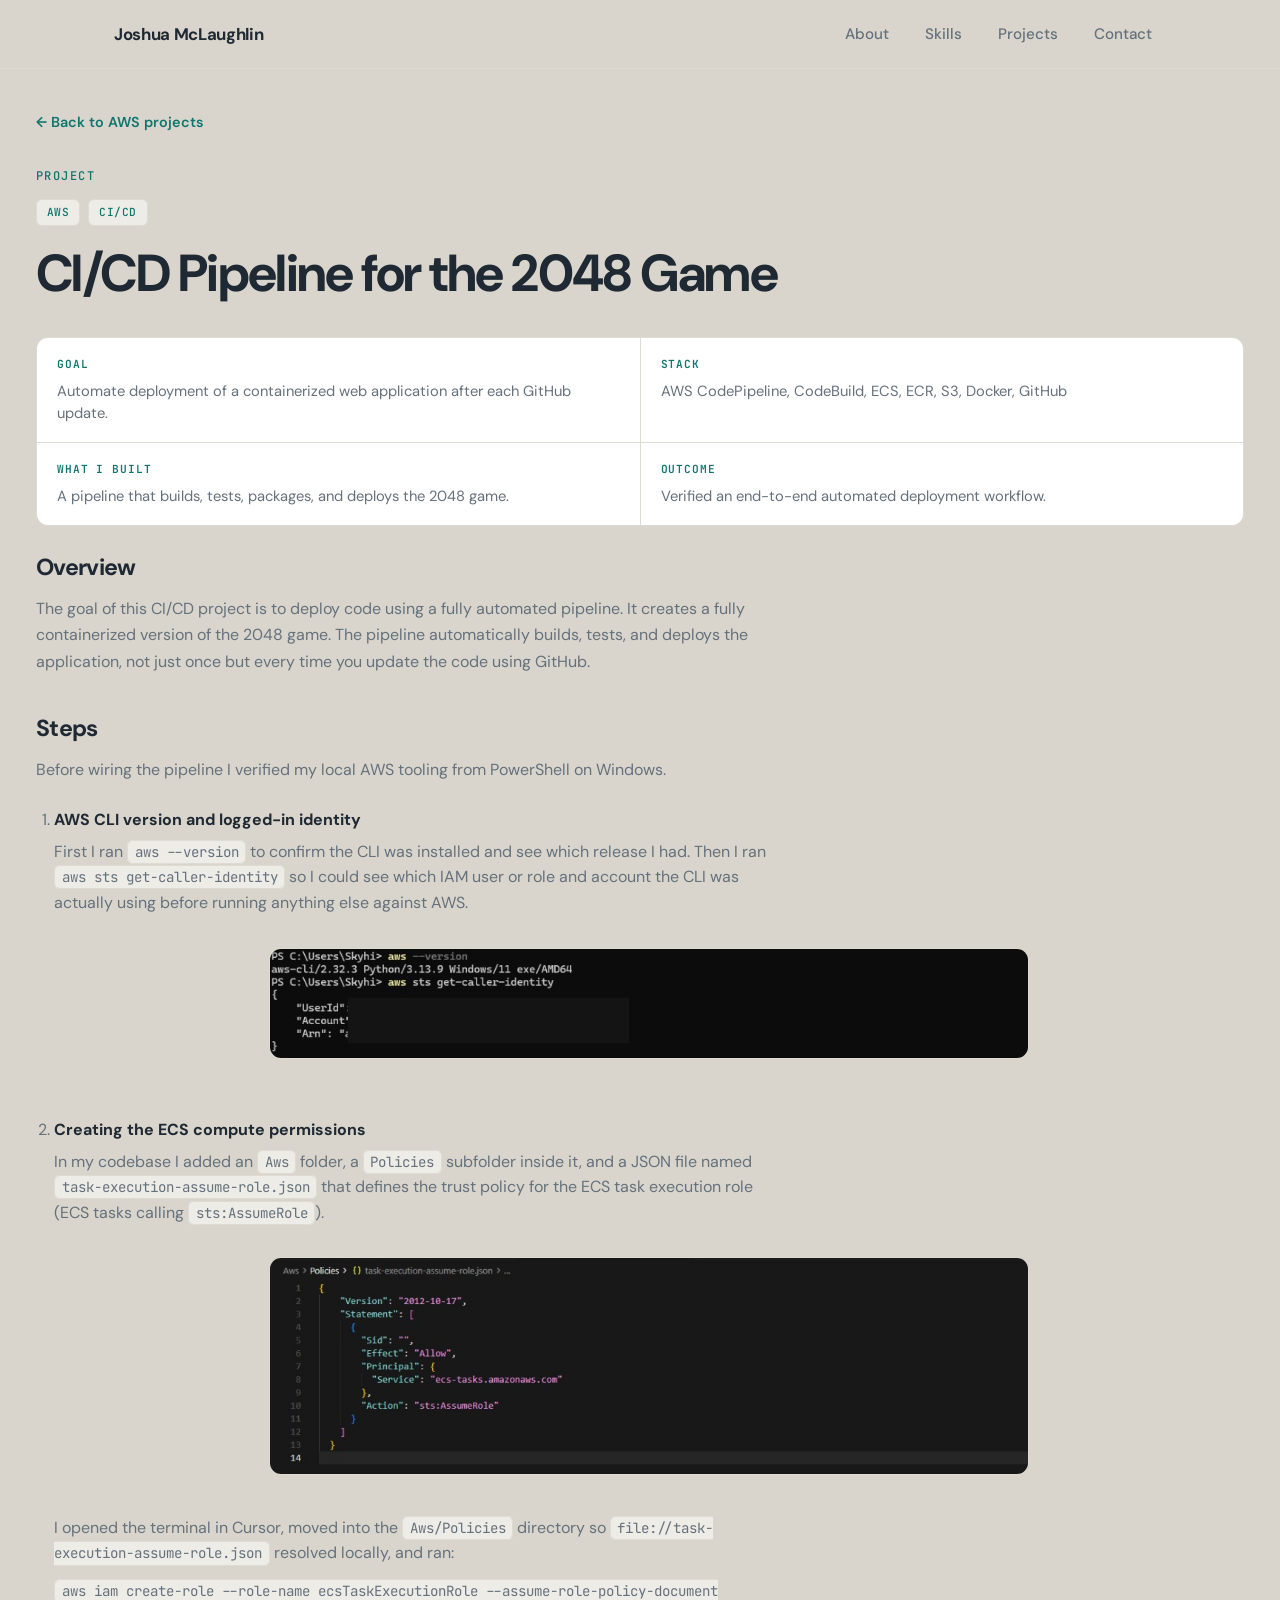
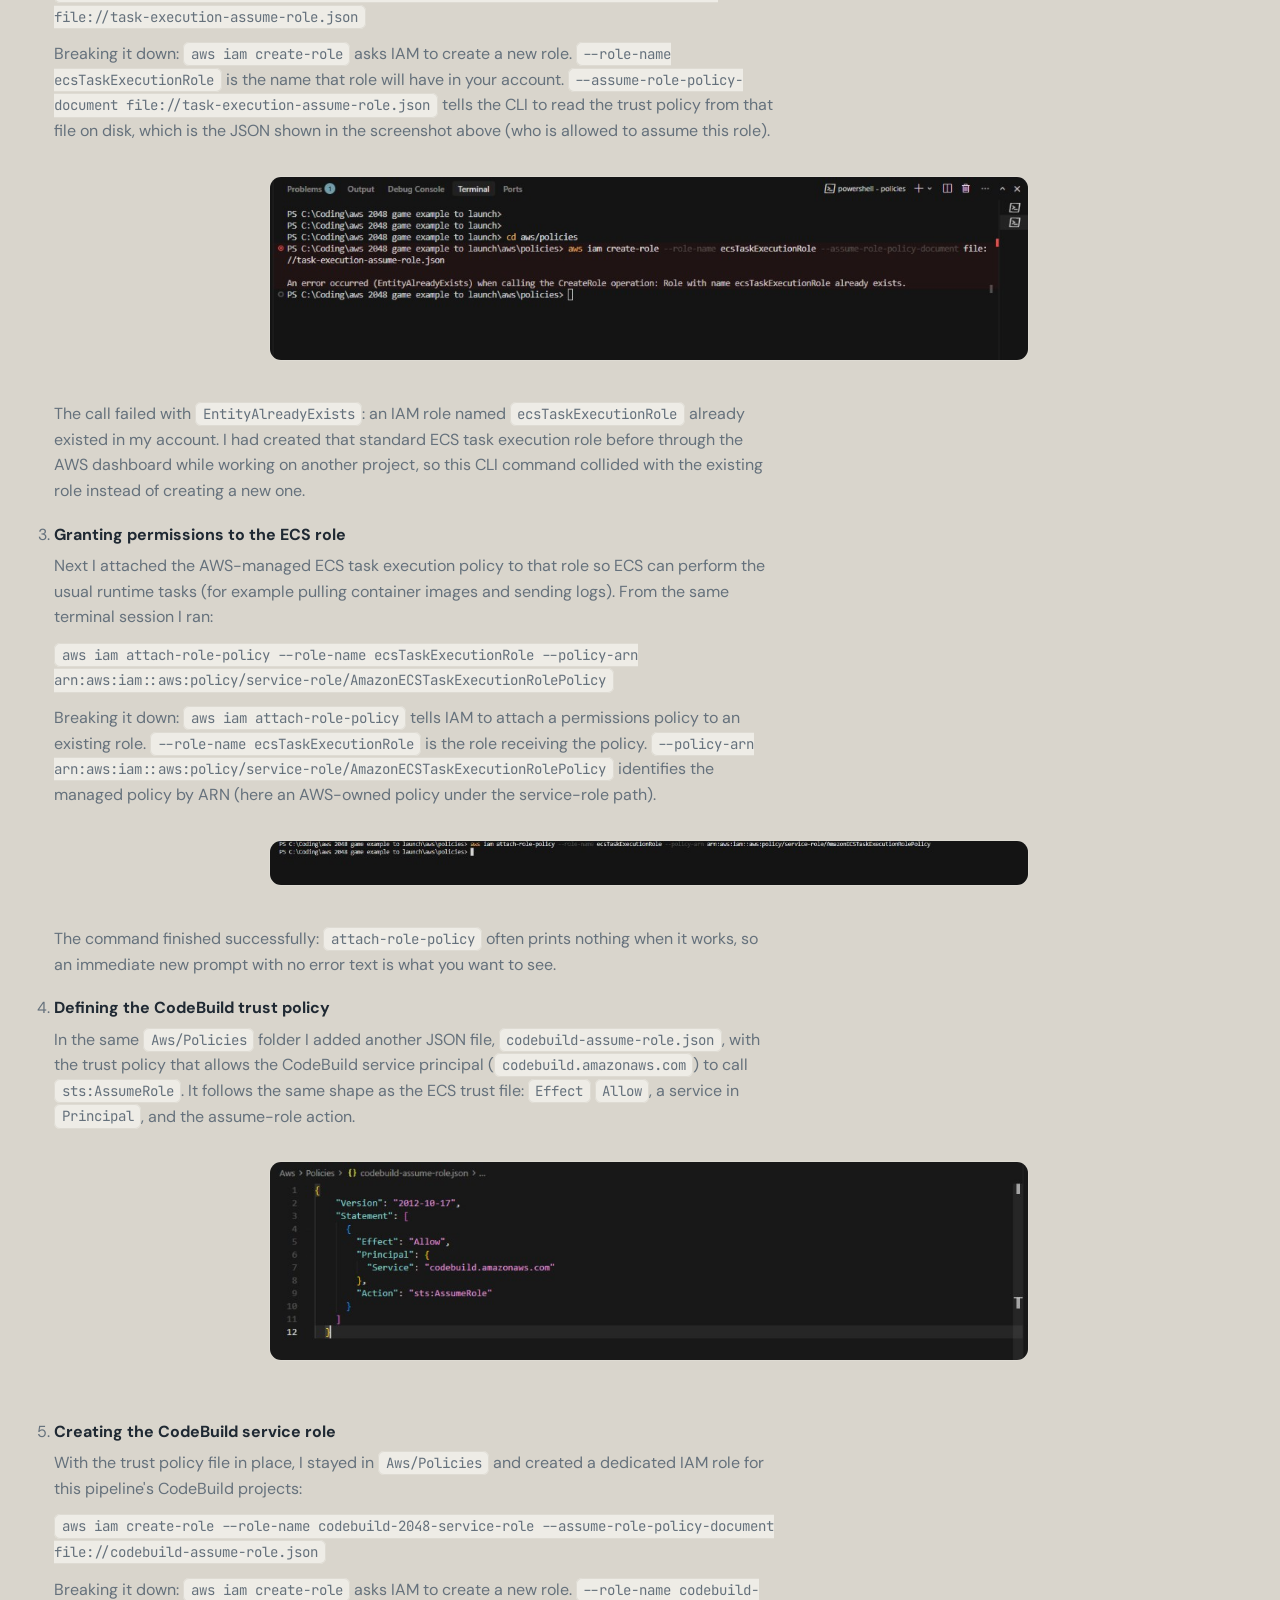
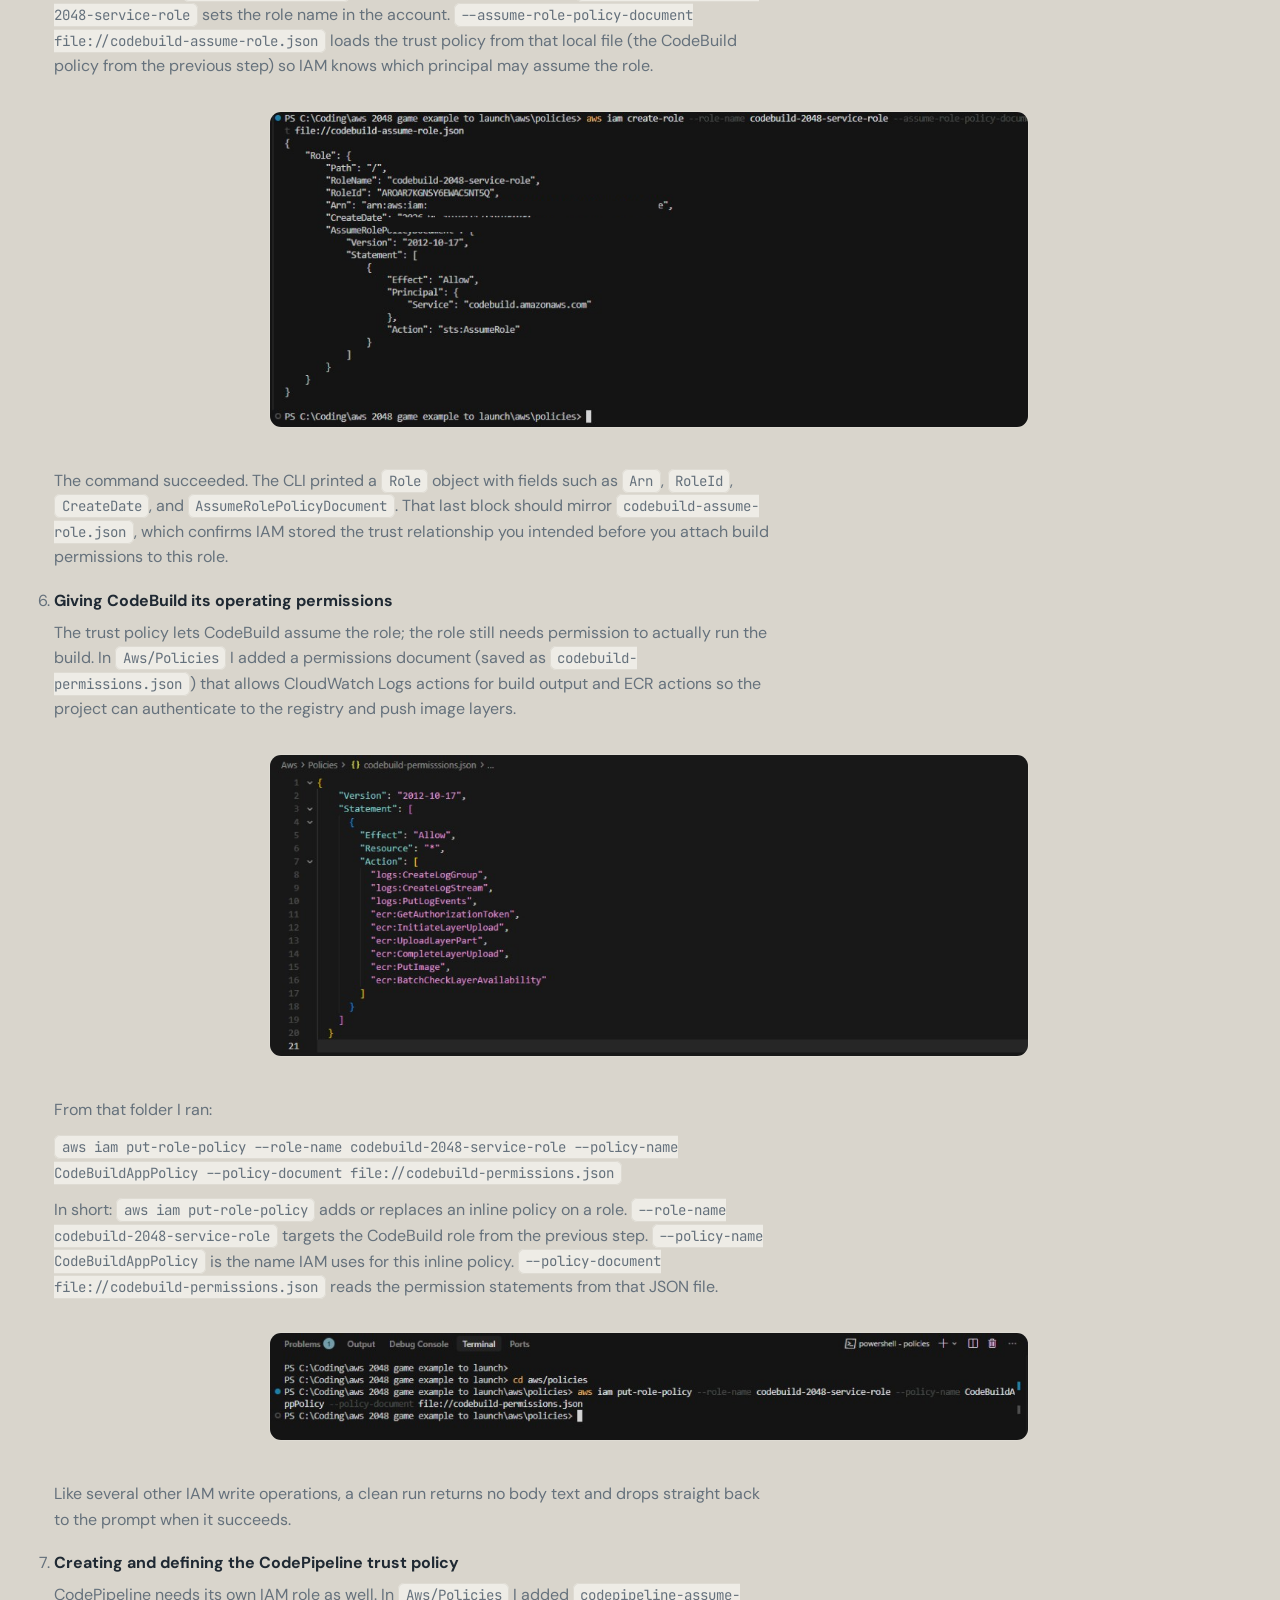
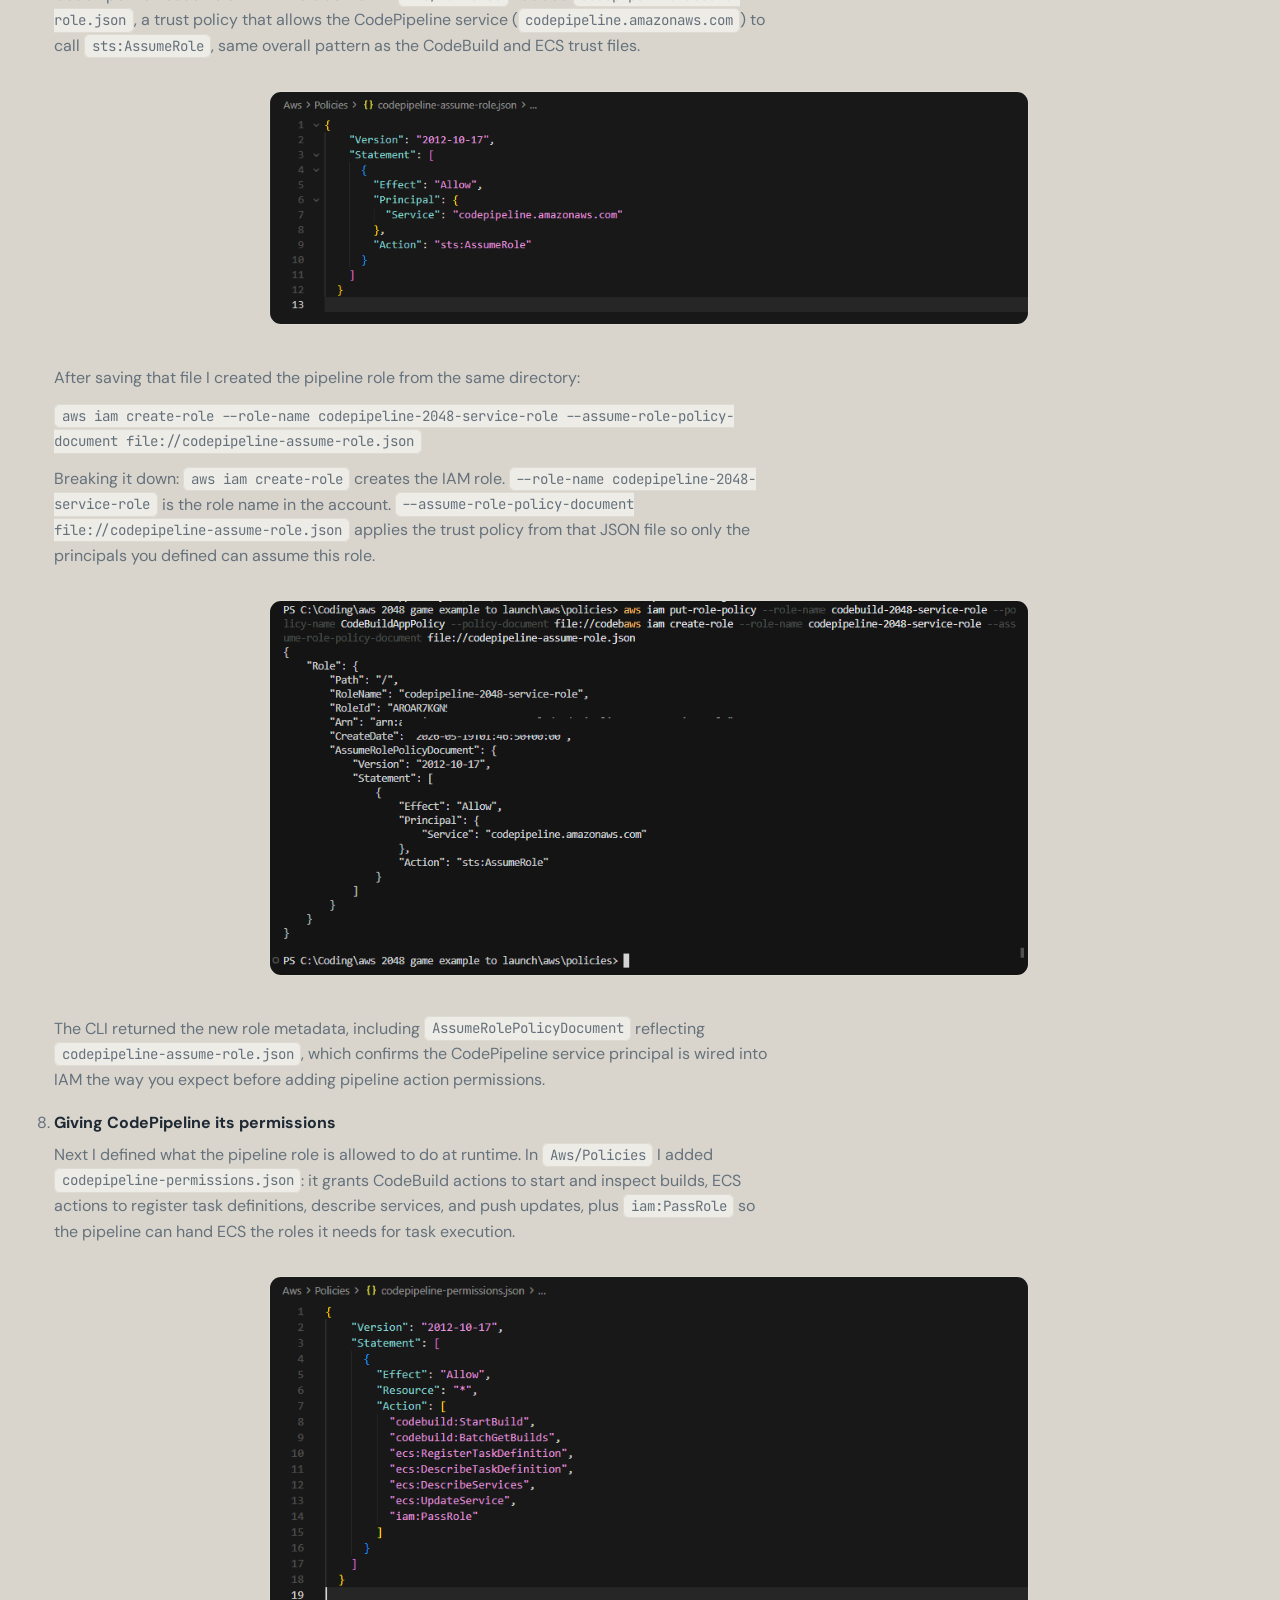
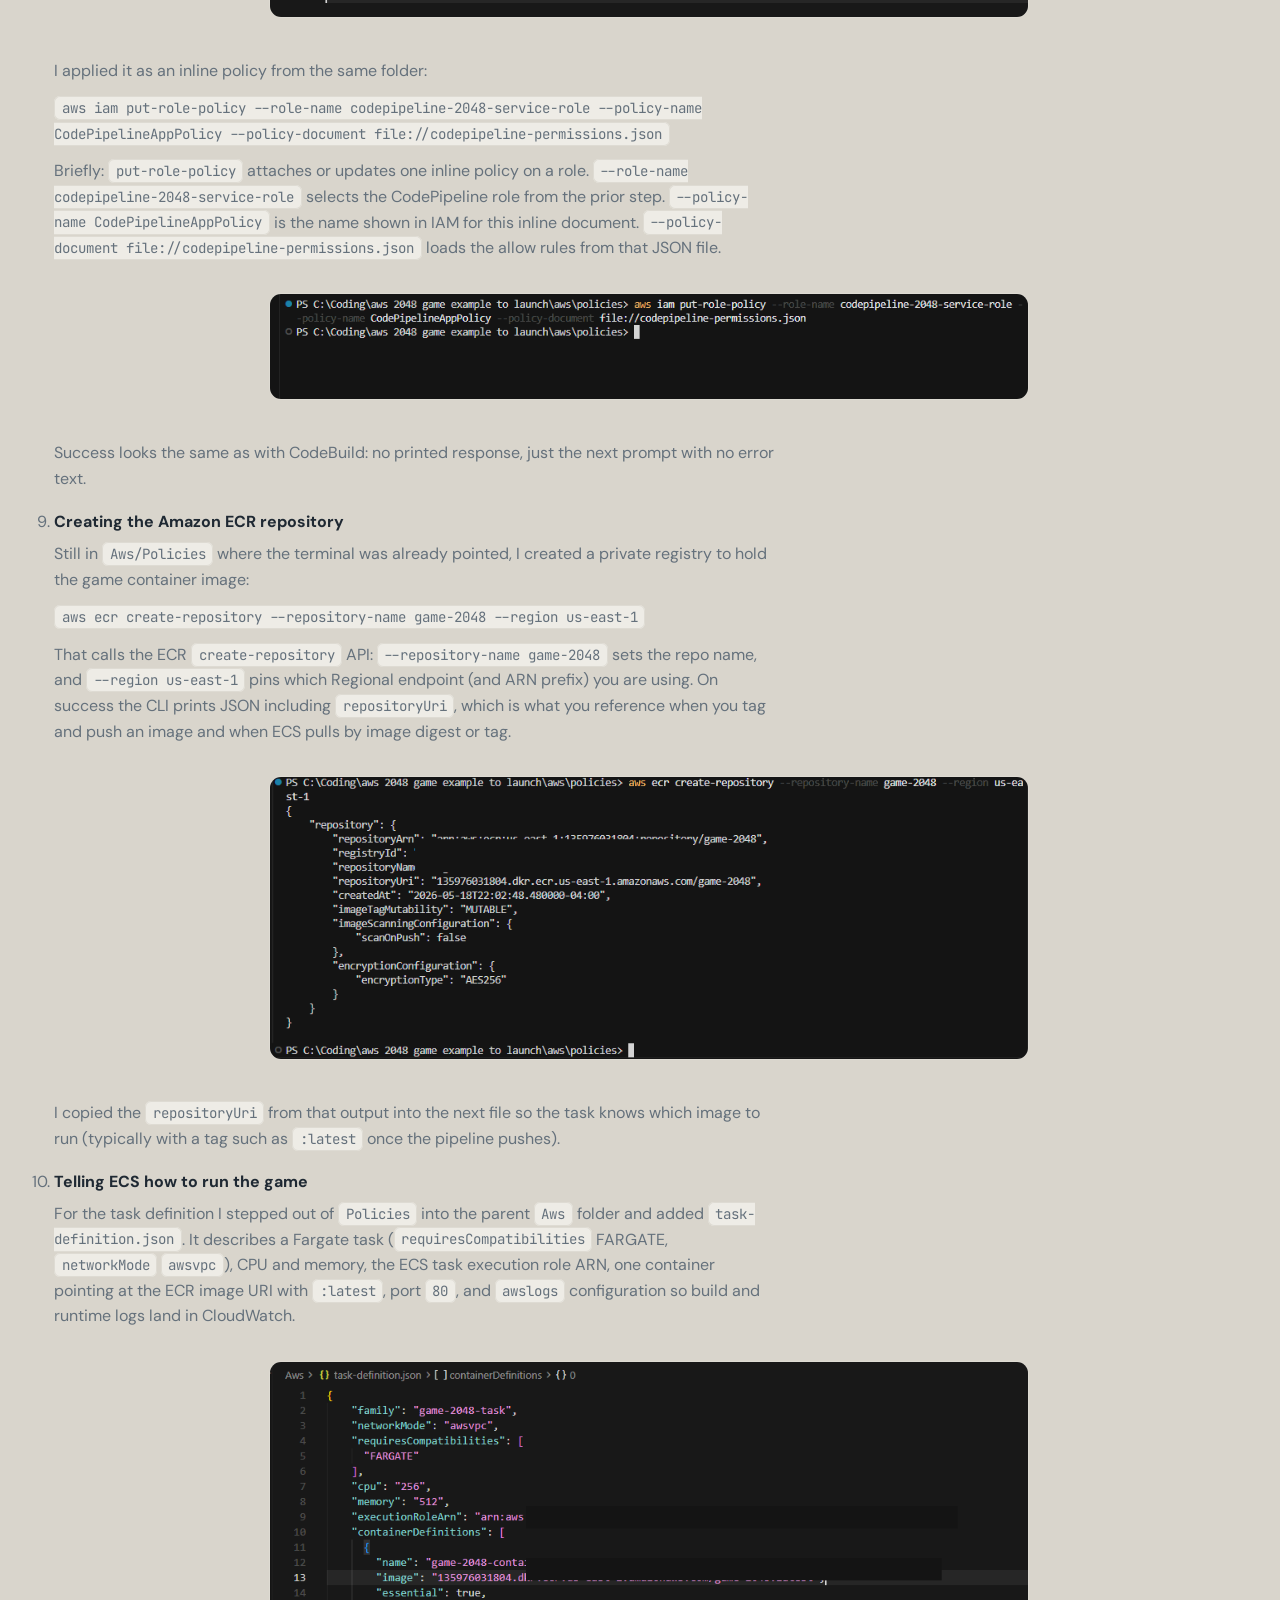
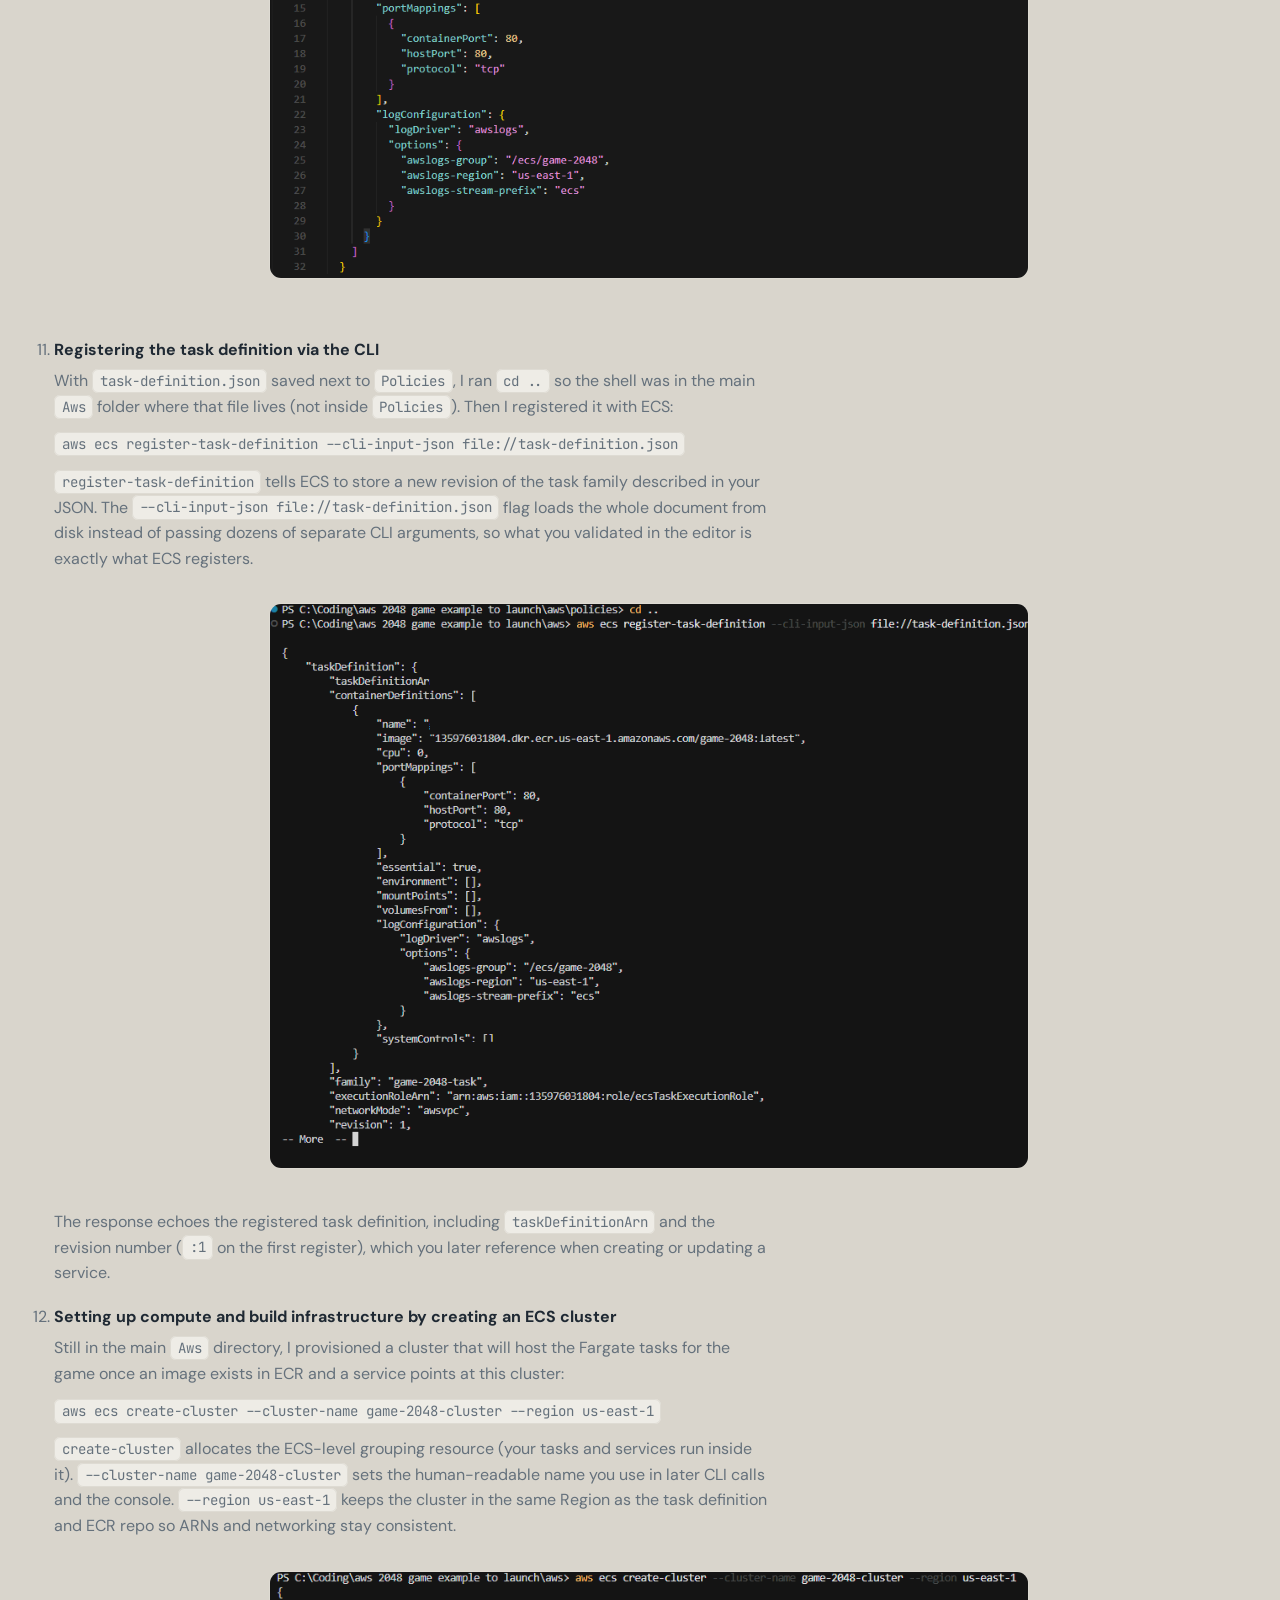
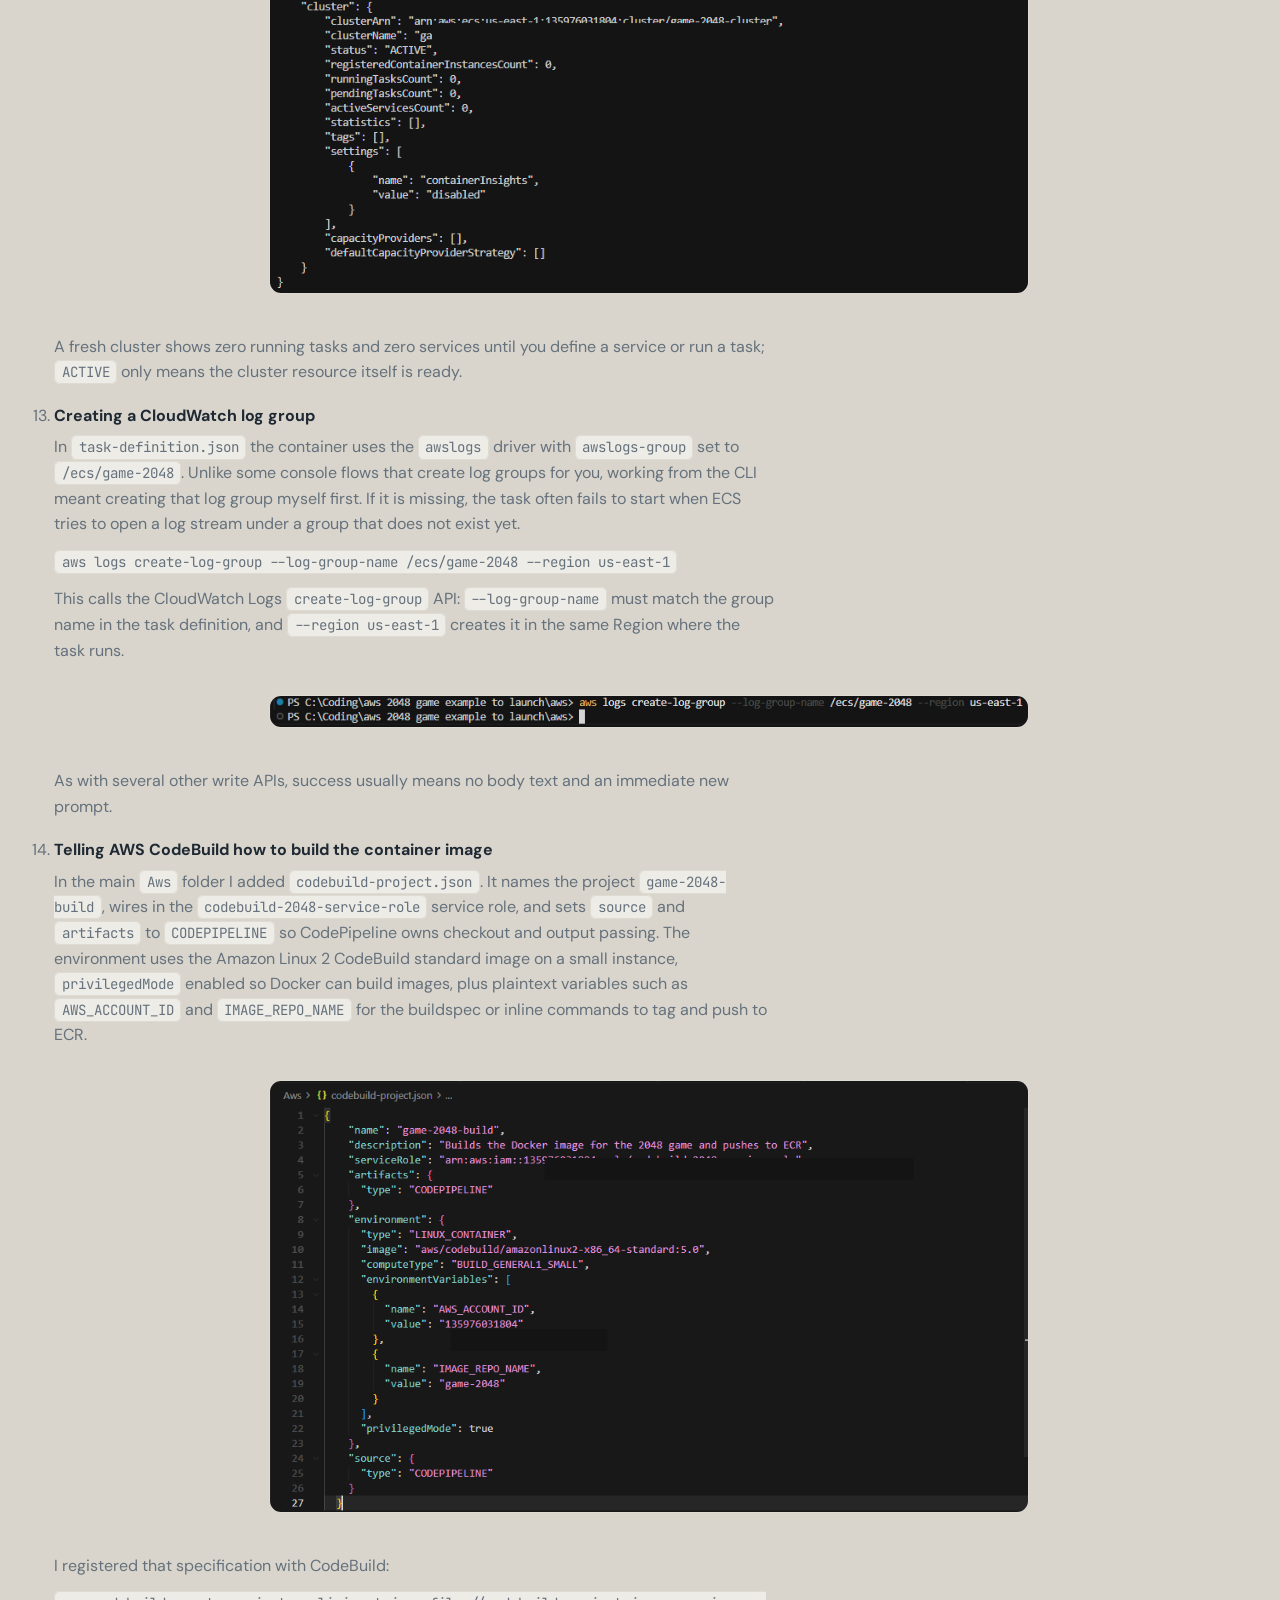
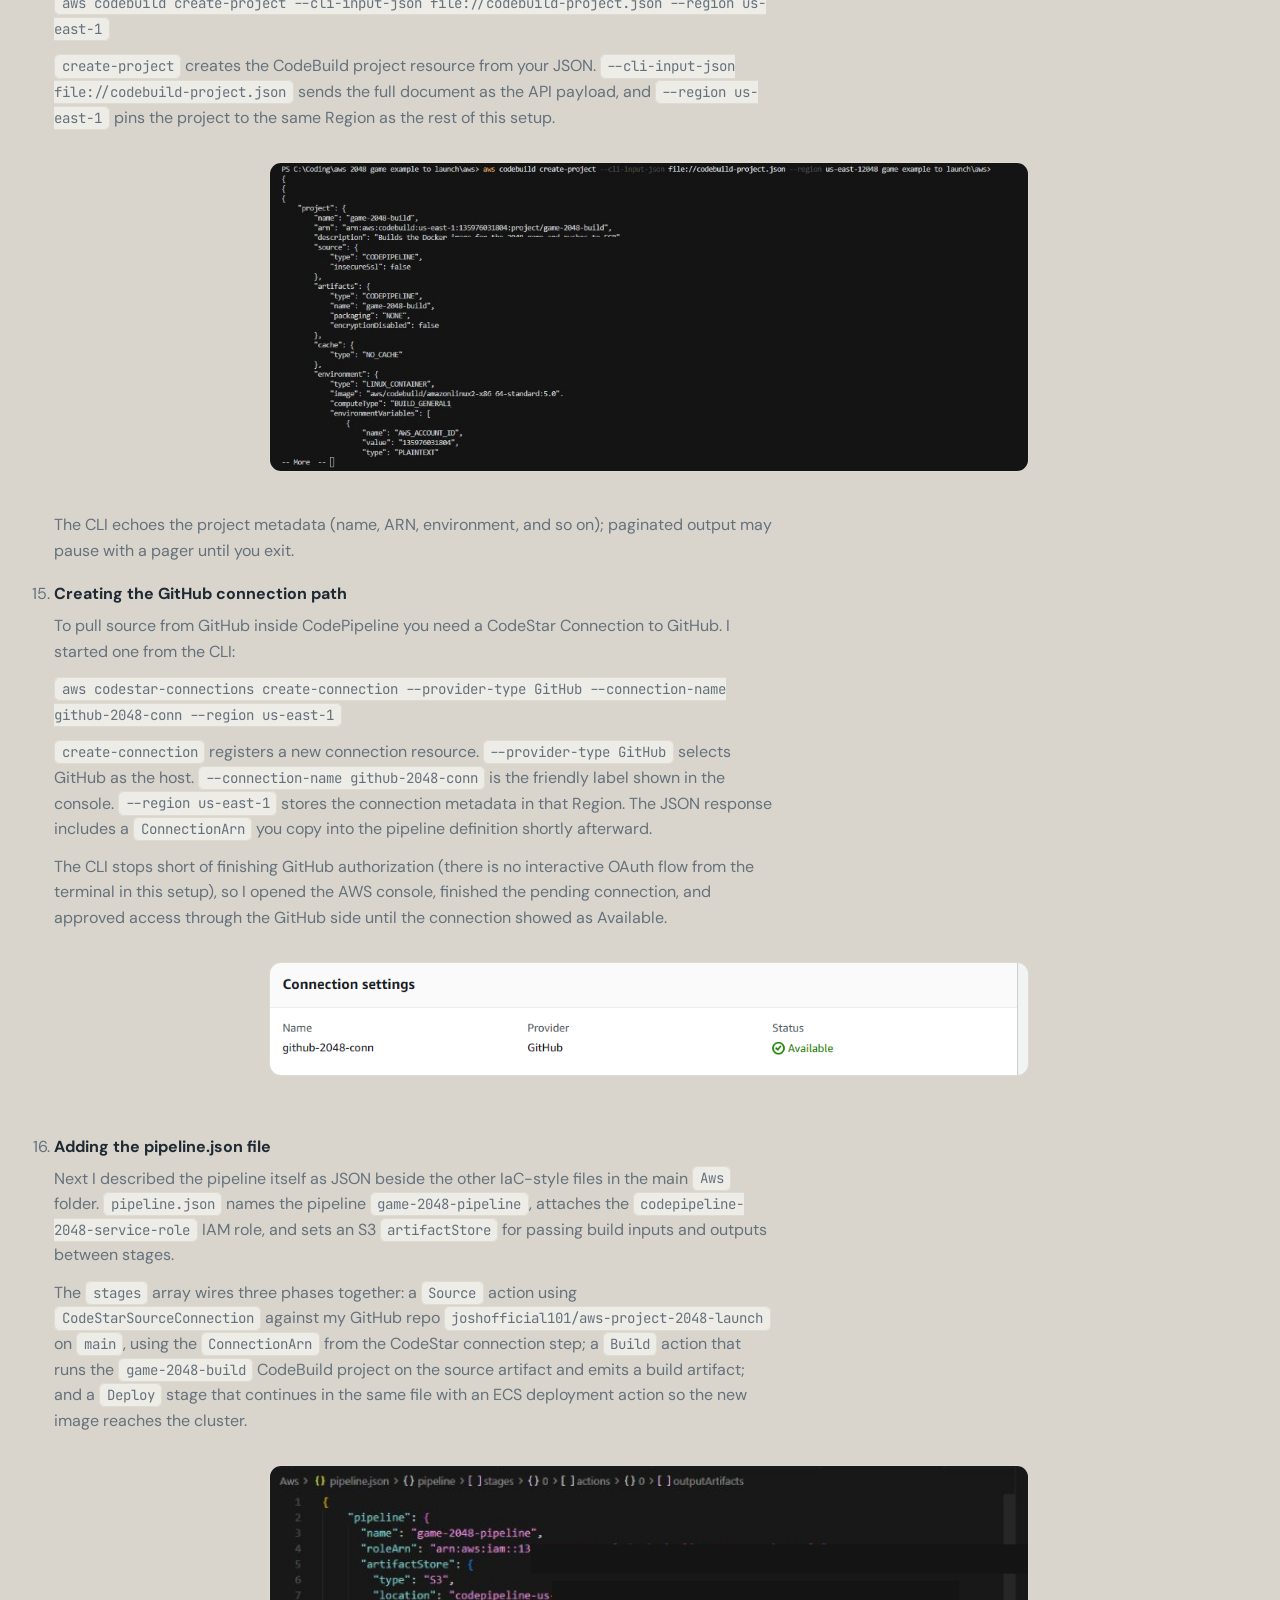
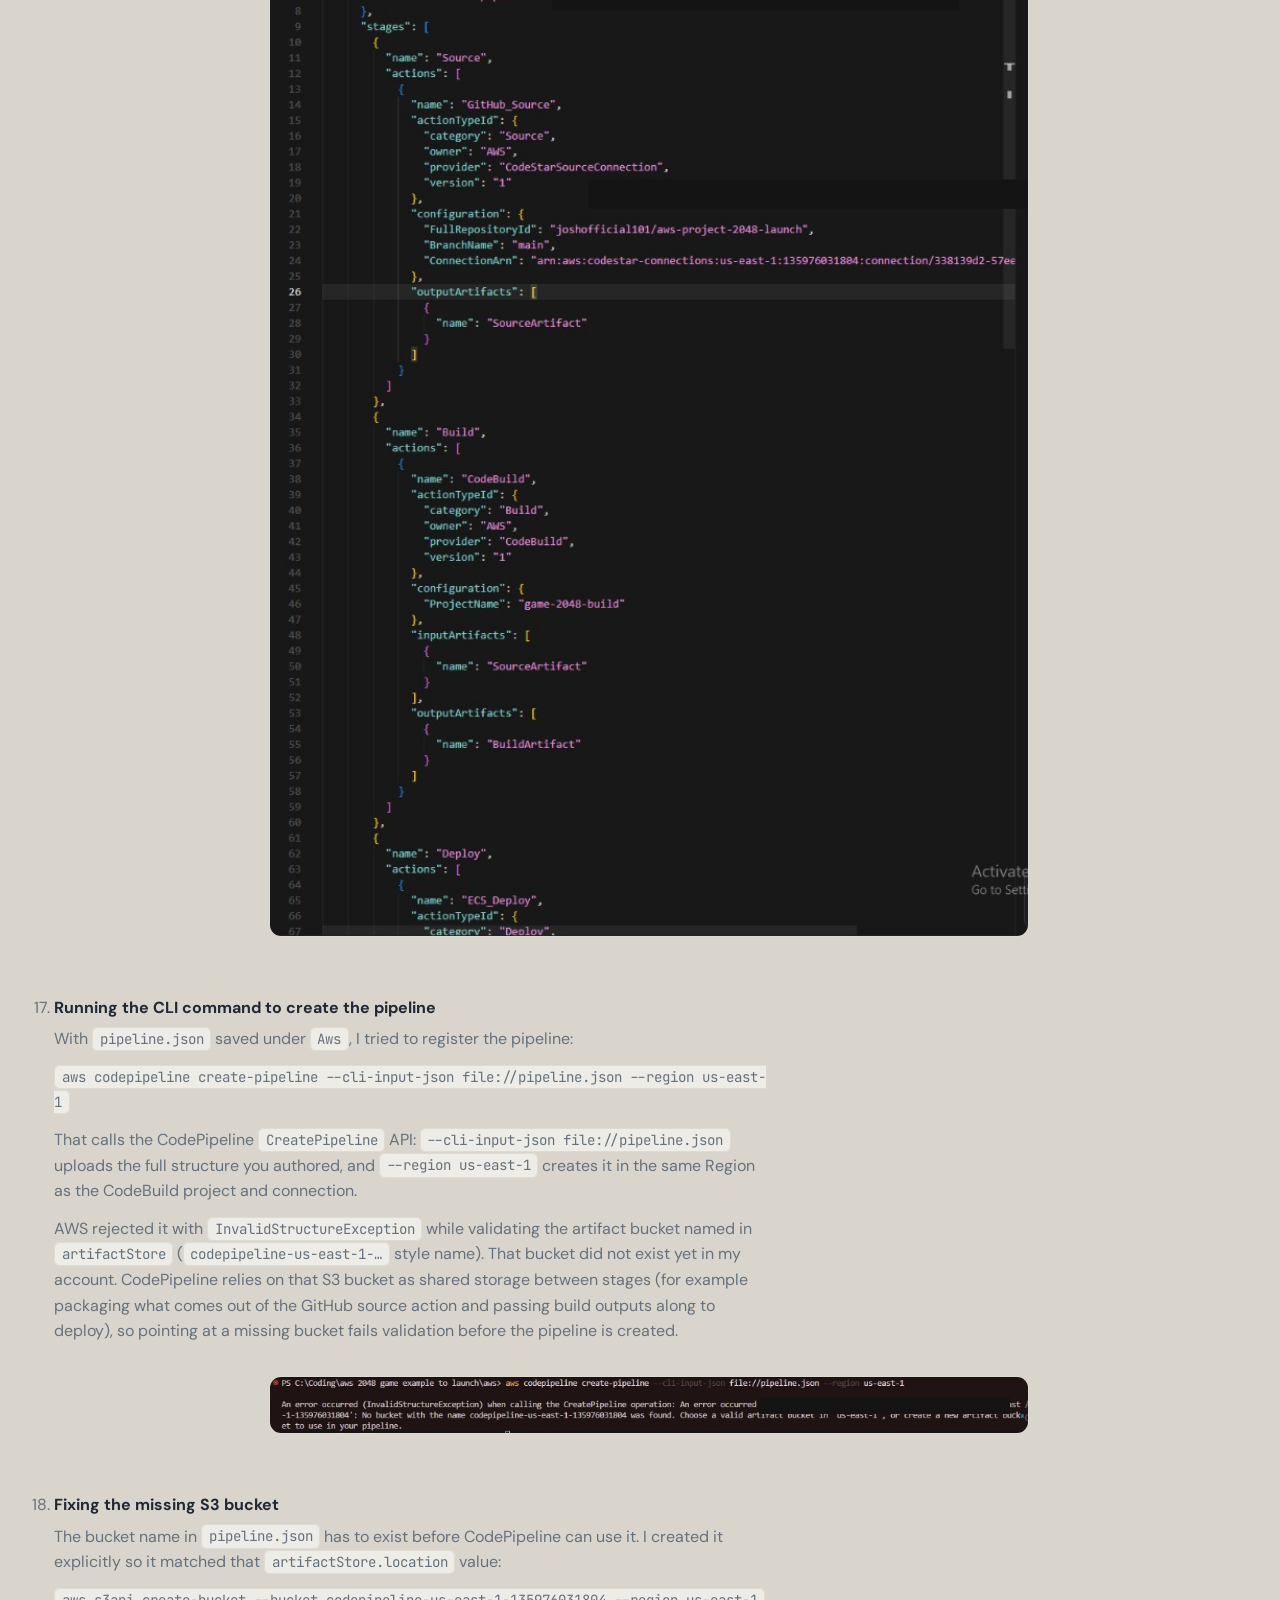
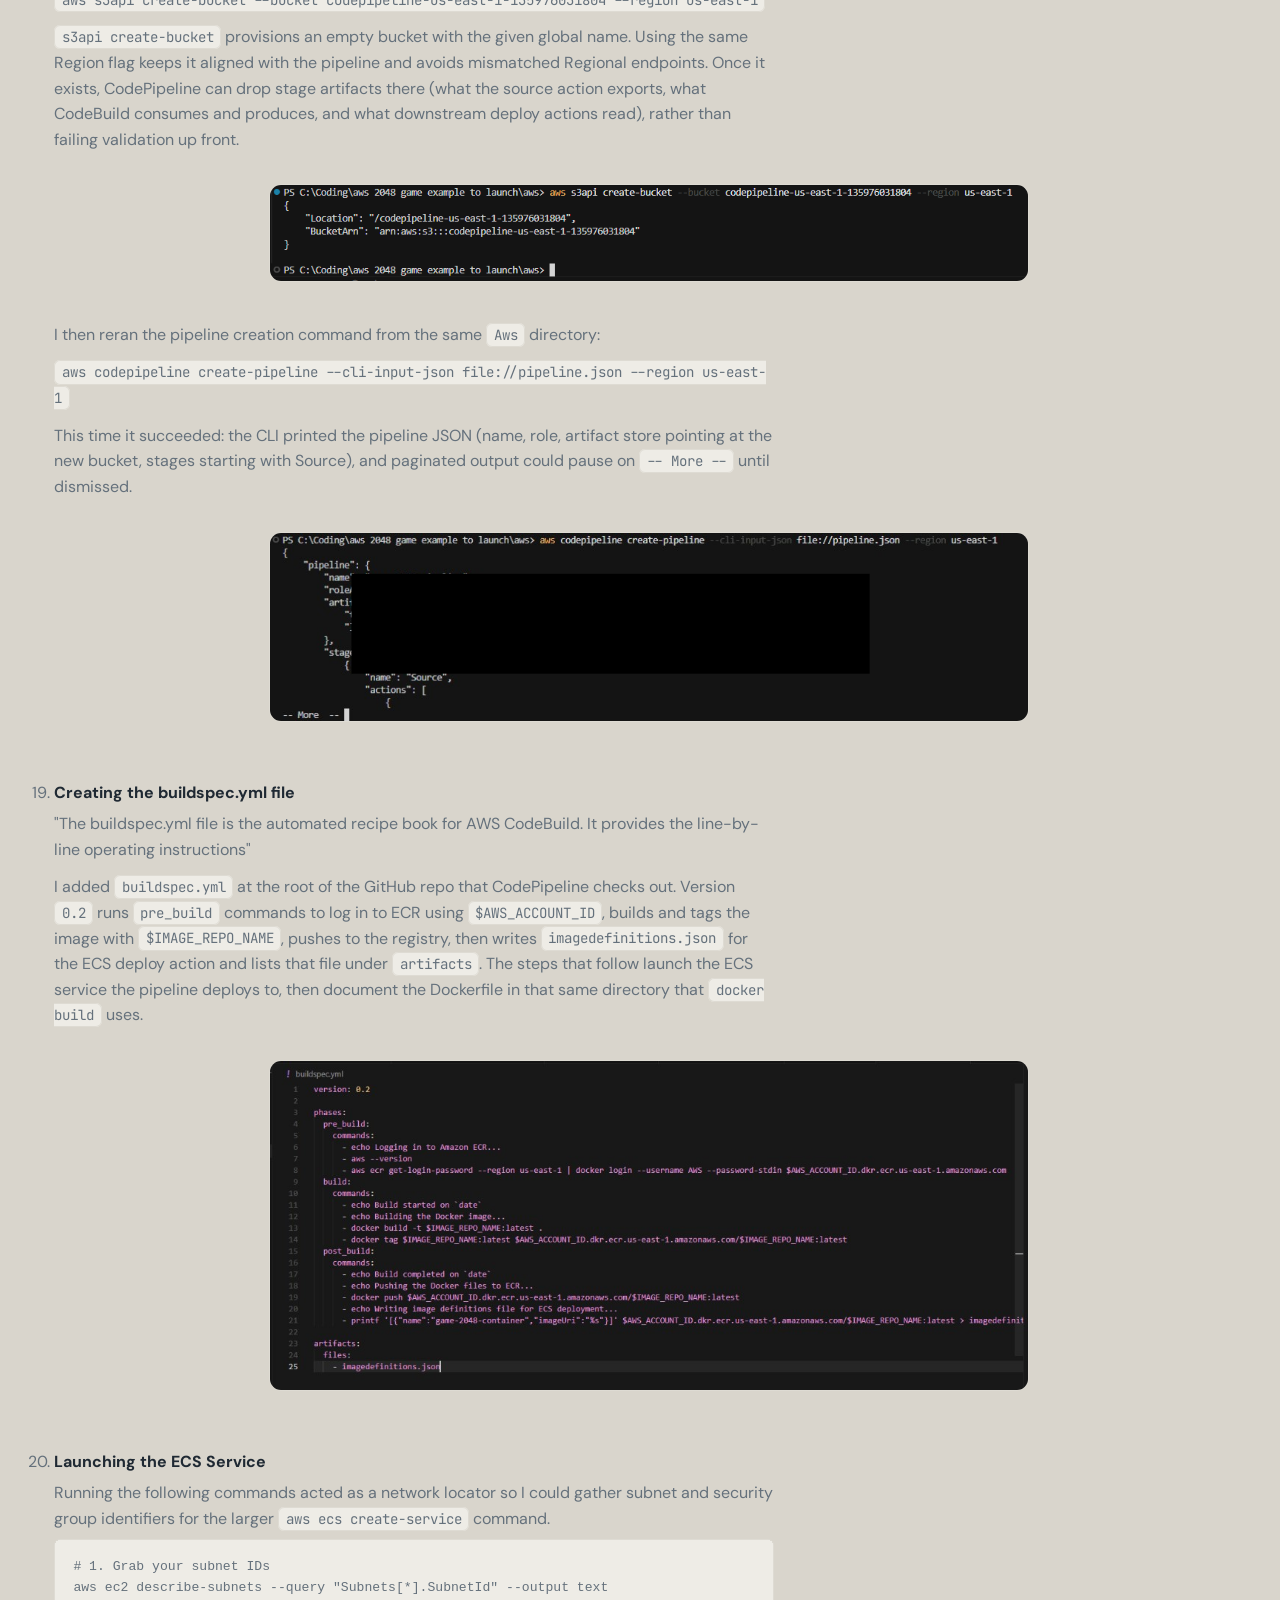
<file: project-aws-cicd-2048.html>
<!DOCTYPE html>
<html lang="en">
<head>
  <meta charset="UTF-8">
  <meta name="viewport" content="width=device-width, initial-scale=1.0">
  <meta name="description" content="Fully automated CI/CD pipeline for a containerized 2048 game: build, test, and deploy on every GitHub update. Joshua McLaughlin portfolio project.">
  <title>CI/CD Pipeline for the 2048 Game | Joshua McLaughlin</title>
  <link rel="preconnect" href="https://fonts.googleapis.com">
  <link rel="preconnect" href="https://fonts.gstatic.com" crossorigin>
  <link href="https://fonts.googleapis.com/css2?family=DM+Sans:ital,opsz,wght@0,9..40,400;0,9..40,500;0,9..40,600;0,9..40,700;1,9..40,400&family=JetBrains+Mono:wght@400;500&display=swap" rel="stylesheet">
  <link rel="stylesheet" href="styles.css">
</head>
<body>
  <a class="skip-link" href="#main">Skip to content</a>

  <header class="site-header">
    <div class="header-inner">
      <a class="logo" href="index.html">Joshua McLaughlin<span></span></a>
      <button class="nav-toggle" type="button" aria-label="Open menu" aria-expanded="false">
        <span></span><span></span><span></span>
      </button>
      <nav class="nav" aria-label="Primary">
        <a href="index.html#about">About</a>
        <a href="index.html#skills">Skills</a>
        <a href="index.html#projects">Projects</a>
        <a href="index.html#contact">Contact</a>
      </nav>
    </div>
  </header>

  <main id="main">
    <article class="section-inner project-detail project-detail--cicd">
      <a class="project-back" href="aws-projects.html">← Back to AWS projects</a>
      <header class="project-detail-header">
        <span class="section-label">Project</span>
        <div class="project-tags">
          <span class="tag">AWS</span>
          <span class="tag">CI/CD</span>
        </div>
        <h1>CI/CD Pipeline for the 2048 Game</h1>
      </header>
      <dl class="project-summary" aria-label="Project summary">
        <div><dt>Goal</dt><dd>Automate deployment of a containerized web application after each GitHub update.</dd></div>
        <div><dt>Stack</dt><dd>AWS CodePipeline, CodeBuild, ECS, ECR, S3, Docker, GitHub</dd></div>
        <div><dt>What I built</dt><dd>A pipeline that builds, tests, packages, and deploys the 2048 game.</dd></div>
        <div><dt>Outcome</dt><dd>Verified an end-to-end automated deployment workflow.</dd></div>
      </dl>
      <div class="project-detail-body">
        <section class="project-detail-section" aria-labelledby="pd-cicd-overview">
          <h2 id="pd-cicd-overview">Overview</h2>
          <p class="project-detail-intro">
            The goal of this CI/CD project is to deploy code using a fully automated pipeline. It creates a fully containerized version of the 2048 game. The pipeline automatically builds, tests, and deploys the application, not just once but every time you update the code using GitHub.
          </p>
        </section>

        <section class="project-detail-section" aria-labelledby="pd-cicd-steps">
          <h2 id="pd-cicd-steps">Steps</h2>
          <p class="project-detail-intro">
            Before wiring the pipeline I verified my local AWS tooling from PowerShell on Windows.
          </p>
          <ol class="project-detail-steps">
            <li>
              <strong>AWS CLI version and logged-in identity</strong>
              <p>
                First I ran <code class="project-detail-code">aws --version</code> to confirm the CLI was installed and see which release I had. Then I ran <code class="project-detail-code">aws sts get-caller-identity</code> so I could see which IAM user or role and account the CLI was actually using before running anything else against AWS.
              </p>
              <div class="project-detail-step-media">
                <figure class="project-detail-figure project-detail-figure--step">
                  <img
                    src="assets/cicd-2048-aws-cli-version-identity.png"
                    alt="PowerShell terminal showing aws --version output and aws sts get-caller-identity JSON including UserId, Account, and IAM user ARN."
                    loading="lazy"
                  >
                </figure>
              </div>
            </li>
            <li>
              <strong>Creating the ECS compute permissions</strong>
              <p>
                In my codebase I added an <code class="project-detail-code">Aws</code> folder, a <code class="project-detail-code">Policies</code> subfolder inside it, and a JSON file named <code class="project-detail-code">task-execution-assume-role.json</code> that defines the trust policy for the ECS task execution role (ECS tasks calling <code class="project-detail-code">sts:AssumeRole</code>).
              </p>
              <div class="project-detail-step-media">
                <figure class="project-detail-figure project-detail-figure--step">
                  <img
                    src="assets/cicd-2048-task-execution-assume-role-json.png"
                    alt="Editor view of task-execution-assume-role.json IAM trust policy allowing ecs-tasks.amazonaws.com to assume the role."
                    loading="lazy"
                  >
                </figure>
              </div>
              <p>
                I opened the terminal in Cursor, moved into the <code class="project-detail-code">Aws/Policies</code> directory so <code class="project-detail-code">file://task-execution-assume-role.json</code> resolved locally, and ran:
              </p>
              <p>
                <code class="project-detail-code">aws iam create-role --role-name ecsTaskExecutionRole --assume-role-policy-document file://task-execution-assume-role.json</code>
              </p>
              <p>
                Breaking it down: <code class="project-detail-code">aws iam create-role</code> asks IAM to create a new role. <code class="project-detail-code">--role-name ecsTaskExecutionRole</code> is the name that role will have in your account. <code class="project-detail-code">--assume-role-policy-document file://task-execution-assume-role.json</code> tells the CLI to read the trust policy from that file on disk, which is the JSON shown in the screenshot above (who is allowed to assume this role).
              </p>
              <div class="project-detail-step-media">
                <figure class="project-detail-figure project-detail-figure--step">
                  <img
                    src="assets/cicd-2048-create-role-error.png"
                    alt="PowerShell showing aws iam create-role failing with EntityAlreadyExists because ecsTaskExecutionRole already exists."
                    loading="lazy"
                  >
                </figure>
              </div>
              <p>
                The call failed with <code class="project-detail-code">EntityAlreadyExists</code>: an IAM role named <code class="project-detail-code">ecsTaskExecutionRole</code> already existed in my account. I had created that standard ECS task execution role before through the AWS dashboard while working on another project, so this CLI command collided with the existing role instead of creating a new one.
              </p>
            </li>
            <li>
              <strong>Granting permissions to the ECS role</strong>
              <p>
                Next I attached the AWS-managed ECS task execution policy to that role so ECS can perform the usual runtime tasks (for example pulling container images and sending logs). From the same terminal session I ran:
              </p>
              <p>
                <code class="project-detail-code">aws iam attach-role-policy --role-name ecsTaskExecutionRole --policy-arn arn:aws:iam::aws:policy/service-role/AmazonECSTaskExecutionRolePolicy</code>
              </p>
              <p>
                Breaking it down: <code class="project-detail-code">aws iam attach-role-policy</code> tells IAM to attach a permissions policy to an existing role. <code class="project-detail-code">--role-name ecsTaskExecutionRole</code> is the role receiving the policy. <code class="project-detail-code">--policy-arn arn:aws:iam::aws:policy/service-role/AmazonECSTaskExecutionRolePolicy</code> identifies the managed policy by ARN (here an AWS-owned policy under the service-role path).
              </p>
              <div class="project-detail-step-media">
                <figure class="project-detail-figure project-detail-figure--step">
                  <img
                    src="assets/cicd-2048-attach-ecs-task-execution-policy.png"
                    alt="PowerShell terminal showing aws iam attach-role-policy for ecsTaskExecutionRole with AmazonECSTaskExecutionRolePolicy; command completes with no output and returns to the prompt."
                    loading="lazy"
                  >
                </figure>
              </div>
              <p>
                The command finished successfully: <code class="project-detail-code">attach-role-policy</code> often prints nothing when it works, so an immediate new prompt with no error text is what you want to see.
              </p>
            </li>
            <li>
              <strong>Defining the CodeBuild trust policy</strong>
              <p>
                In the same <code class="project-detail-code">Aws/Policies</code> folder I added another JSON file, <code class="project-detail-code">codebuild-assume-role.json</code>, with the trust policy that allows the CodeBuild service principal (<code class="project-detail-code">codebuild.amazonaws.com</code>) to call <code class="project-detail-code">sts:AssumeRole</code>. It follows the same shape as the ECS trust file: <code class="project-detail-code">Effect</code> <code class="project-detail-code">Allow</code>, a service in <code class="project-detail-code">Principal</code>, and the assume-role action.
              </p>
              <div class="project-detail-step-media">
                <figure class="project-detail-figure project-detail-figure--step">
                  <img
                    src="assets/cicd-2048-codebuild-assume-role-json.png"
                    alt="Editor view of codebuild-assume-role.json: IAM trust policy allowing codebuild.amazonaws.com to call sts:AssumeRole."
                    loading="lazy"
                  >
                </figure>
              </div>
            </li>
            <li>
              <strong>Creating the CodeBuild service role</strong>
              <p>
                With the trust policy file in place, I stayed in <code class="project-detail-code">Aws/Policies</code> and created a dedicated IAM role for this pipeline's CodeBuild projects:
              </p>
              <p>
                <code class="project-detail-code">aws iam create-role --role-name codebuild-2048-service-role --assume-role-policy-document file://codebuild-assume-role.json</code>
              </p>
              <p>
                Breaking it down: <code class="project-detail-code">aws iam create-role</code> asks IAM to create a new role. <code class="project-detail-code">--role-name codebuild-2048-service-role</code> sets the role name in the account. <code class="project-detail-code">--assume-role-policy-document file://codebuild-assume-role.json</code> loads the trust policy from that local file (the CodeBuild policy from the previous step) so IAM knows which principal may assume the role.
              </p>
              <div class="project-detail-step-media">
                <figure class="project-detail-figure project-detail-figure--step">
                  <img
                    src="assets/cicd-2048-codebuild-create-role-output.png"
                    alt="PowerShell showing aws iam create-role success: JSON response with Role ARN, RoleId, CreateDate, and AssumeRolePolicyDocument for codebuild.amazonaws.com."
                    loading="lazy"
                  >
                </figure>
              </div>
              <p>
                The command succeeded. The CLI printed a <code class="project-detail-code">Role</code> object with fields such as <code class="project-detail-code">Arn</code>, <code class="project-detail-code">RoleId</code>, <code class="project-detail-code">CreateDate</code>, and <code class="project-detail-code">AssumeRolePolicyDocument</code>. That last block should mirror <code class="project-detail-code">codebuild-assume-role.json</code>, which confirms IAM stored the trust relationship you intended before you attach build permissions to this role.
              </p>
            </li>
            <li>
              <strong>Giving CodeBuild its operating permissions</strong>
              <p>
                The trust policy lets CodeBuild assume the role; the role still needs permission to actually run the build. In <code class="project-detail-code">Aws/Policies</code> I added a permissions document (saved as <code class="project-detail-code">codebuild-permissions.json</code>) that allows CloudWatch Logs actions for build output and ECR actions so the project can authenticate to the registry and push image layers.
              </p>
              <div class="project-detail-step-media">
                <figure class="project-detail-figure project-detail-figure--step">
                  <img
                    src="assets/cicd-2048-codebuild-permissions-json.png"
                    alt="Editor view of codebuild-permissions.json IAM policy allowing logs CreateLogGroup CreateLogStream PutLogEvents and ECR push and auth actions on all resources."
                    loading="lazy"
                  >
                </figure>
              </div>
              <p>
                From that folder I ran:
              </p>
              <p>
                <code class="project-detail-code">aws iam put-role-policy --role-name codebuild-2048-service-role --policy-name CodeBuildAppPolicy --policy-document file://codebuild-permissions.json</code>
              </p>
              <p>
                In short: <code class="project-detail-code">aws iam put-role-policy</code> adds or replaces an inline policy on a role. <code class="project-detail-code">--role-name codebuild-2048-service-role</code> targets the CodeBuild role from the previous step. <code class="project-detail-code">--policy-name CodeBuildAppPolicy</code> is the name IAM uses for this inline policy. <code class="project-detail-code">--policy-document file://codebuild-permissions.json</code> reads the permission statements from that JSON file.
              </p>
              <div class="project-detail-step-media">
                <figure class="project-detail-figure project-detail-figure--step">
                  <img
                    src="assets/cicd-2048-codebuild-put-role-policy.png"
                    alt="PowerShell in aws policies folder showing aws iam put-role-policy with CodeBuildAppPolicy; command succeeds with no output and returns to prompt."
                    loading="lazy"
                  >
                </figure>
              </div>
              <p>
                Like several other IAM write operations, a clean run returns no body text and drops straight back to the prompt when it succeeds.
              </p>
            </li>
            <li>
              <strong>Creating and defining the CodePipeline trust policy</strong>
              <p>
                CodePipeline needs its own IAM role as well. In <code class="project-detail-code">Aws/Policies</code> I added <code class="project-detail-code">codepipeline-assume-role.json</code>, a trust policy that allows the CodePipeline service (<code class="project-detail-code">codepipeline.amazonaws.com</code>) to call <code class="project-detail-code">sts:AssumeRole</code>, same overall pattern as the CodeBuild and ECS trust files.
              </p>
              <div class="project-detail-step-media">
                <figure class="project-detail-figure project-detail-figure--step">
                  <img
                    src="assets/cicd-2048-codepipeline-assume-role-json.png"
                    alt="Editor view of codepipeline-assume-role.json IAM trust policy allowing codepipeline.amazonaws.com to call sts:AssumeRole."
                    loading="lazy"
                  >
                </figure>
              </div>
              <p>
                After saving that file I created the pipeline role from the same directory:
              </p>
              <p>
                <code class="project-detail-code">aws iam create-role --role-name codepipeline-2048-service-role --assume-role-policy-document file://codepipeline-assume-role.json</code>
              </p>
              <p>
                Breaking it down: <code class="project-detail-code">aws iam create-role</code> creates the IAM role. <code class="project-detail-code">--role-name codepipeline-2048-service-role</code> is the role name in the account. <code class="project-detail-code">--assume-role-policy-document file://codepipeline-assume-role.json</code> applies the trust policy from that JSON file so only the principals you defined can assume this role.
              </p>
              <div class="project-detail-step-media">
                <figure class="project-detail-figure project-detail-figure--step">
                  <img
                    src="assets/cicd-2048-codepipeline-create-role-output.png"
                    alt="PowerShell showing aws iam create-role for codepipeline-2048-service-role with JSON Role output including AssumeRolePolicyDocument for codepipeline.amazonaws.com."
                    loading="lazy"
                  >
                </figure>
              </div>
              <p>
                The CLI returned the new role metadata, including <code class="project-detail-code">AssumeRolePolicyDocument</code> reflecting <code class="project-detail-code">codepipeline-assume-role.json</code>, which confirms the CodePipeline service principal is wired into IAM the way you expect before adding pipeline action permissions.
              </p>
            </li>
            <li>
              <strong>Giving CodePipeline its permissions</strong>
              <p>
                Next I defined what the pipeline role is allowed to do at runtime. In <code class="project-detail-code">Aws/Policies</code> I added <code class="project-detail-code">codepipeline-permissions.json</code>: it grants CodeBuild actions to start and inspect builds, ECS actions to register task definitions, describe services, and push updates, plus <code class="project-detail-code">iam:PassRole</code> so the pipeline can hand ECS the roles it needs for task execution.
              </p>
              <div class="project-detail-step-media">
                <figure class="project-detail-figure project-detail-figure--step">
                  <img
                    src="assets/cicd-2048-codepipeline-permissions-json.png"
                    alt="Editor view of codepipeline-permissions.json allowing codebuild StartBuild BatchGetBuilds, ecs task definition and service APIs, UpdateService, and iam PassRole."
                    loading="lazy"
                  >
                </figure>
              </div>
              <p>
                I applied it as an inline policy from the same folder:
              </p>
              <p>
                <code class="project-detail-code">aws iam put-role-policy --role-name codepipeline-2048-service-role --policy-name CodePipelineAppPolicy --policy-document file://codepipeline-permissions.json</code>
              </p>
              <p>
                Briefly: <code class="project-detail-code">put-role-policy</code> attaches or updates one inline policy on a role. <code class="project-detail-code">--role-name codepipeline-2048-service-role</code> selects the CodePipeline role from the prior step. <code class="project-detail-code">--policy-name CodePipelineAppPolicy</code> is the name shown in IAM for this inline document. <code class="project-detail-code">--policy-document file://codepipeline-permissions.json</code> loads the allow rules from that JSON file.
              </p>
              <div class="project-detail-step-media">
                <figure class="project-detail-figure project-detail-figure--step">
                  <img
                    src="assets/cicd-2048-codepipeline-put-role-policy.png"
                    alt="PowerShell showing aws iam put-role-policy for codepipeline-2048-service-role with CodePipelineAppPolicy; succeeds with blank output and new prompt."
                    loading="lazy"
                  >
                </figure>
              </div>
              <p>
                Success looks the same as with CodeBuild: no printed response, just the next prompt with no error text.
              </p>
            </li>
            <li>
              <strong>Creating the Amazon ECR repository</strong>
              <p>
                Still in <code class="project-detail-code">Aws/Policies</code> where the terminal was already pointed, I created a private registry to hold the game container image:
              </p>
              <p>
                <code class="project-detail-code">aws ecr create-repository --repository-name game-2048 --region us-east-1</code>
              </p>
              <p>
                That calls the ECR <code class="project-detail-code">create-repository</code> API: <code class="project-detail-code">--repository-name game-2048</code> sets the repo name, and <code class="project-detail-code">--region us-east-1</code> pins which Regional endpoint (and ARN prefix) you are using. On success the CLI prints JSON including <code class="project-detail-code">repositoryUri</code>, which is what you reference when you tag and push an image and when ECS pulls by image digest or tag.
              </p>
              <div class="project-detail-step-media">
                <figure class="project-detail-figure project-detail-figure--step">
                  <img
                    src="assets/cicd-2048-ecr-create-repository-output.png"
                    alt="PowerShell showing aws ecr create-repository for game-2048 in us-east-1 with JSON output including repositoryUri and repositoryArn."
                    loading="lazy"
                  >
                </figure>
              </div>
              <p>
                I copied the <code class="project-detail-code">repositoryUri</code> from that output into the next file so the task knows which image to run (typically with a tag such as <code class="project-detail-code">:latest</code> once the pipeline pushes).
              </p>
            </li>
            <li>
              <strong>Telling ECS how to run the game</strong>
              <p>
                For the task definition I stepped out of <code class="project-detail-code">Policies</code> into the parent <code class="project-detail-code">Aws</code> folder and added <code class="project-detail-code">task-definition.json</code>. It describes a Fargate task (<code class="project-detail-code">requiresCompatibilities</code> FARGATE, <code class="project-detail-code">networkMode</code> <code class="project-detail-code">awsvpc</code>), CPU and memory, the ECS task execution role ARN, one container pointing at the ECR image URI with <code class="project-detail-code">:latest</code>, port <code class="project-detail-code">80</code>, and <code class="project-detail-code">awslogs</code> configuration so build and runtime logs land in CloudWatch.
              </p>
              <div class="project-detail-step-media">
                <figure class="project-detail-figure project-detail-figure--step">
                  <img
                    src="assets/cicd-2048-task-definition-json.png"
                    alt="Editor view of task-definition.json for game-2048 Fargate task: ECR image URI, port 80, ecsTaskExecutionRole, awslogs to /ecs/game-2048 in us-east-1."
                    loading="lazy"
                  >
                </figure>
              </div>
            </li>
            <li>
              <strong>Registering the task definition via the CLI</strong>
              <p>
                With <code class="project-detail-code">task-definition.json</code> saved next to <code class="project-detail-code">Policies</code>, I ran <code class="project-detail-code">cd ..</code> so the shell was in the main <code class="project-detail-code">Aws</code> folder where that file lives (not inside <code class="project-detail-code">Policies</code>). Then I registered it with ECS:
              </p>
              <p>
                <code class="project-detail-code">aws ecs register-task-definition --cli-input-json file://task-definition.json</code>
              </p>
              <p>
                <code class="project-detail-code">register-task-definition</code> tells ECS to store a new revision of the task family described in your JSON. The <code class="project-detail-code">--cli-input-json file://task-definition.json</code> flag loads the whole document from disk instead of passing dozens of separate CLI arguments, so what you validated in the editor is exactly what ECS registers.
              </p>
              <div class="project-detail-step-media">
                <figure class="project-detail-figure project-detail-figure--step">
                  <img
                    src="assets/cicd-2048-ecs-register-task-definition-output.png"
                    alt="PowerShell after cd .. showing aws ecs register-task-definition with JSON response including taskDefinitionArn, family game-2048-task, revision 1, and container image from ECR."
                    loading="lazy"
                  >
                </figure>
              </div>
              <p>
                The response echoes the registered task definition, including <code class="project-detail-code">taskDefinitionArn</code> and the revision number (<code class="project-detail-code">:1</code> on the first register), which you later reference when creating or updating a service.
              </p>
            </li>
            <li>
              <strong>Setting up compute and build infrastructure by creating an ECS cluster</strong>
              <p>
                Still in the main <code class="project-detail-code">Aws</code> directory, I provisioned a cluster that will host the Fargate tasks for the game once an image exists in ECR and a service points at this cluster:
              </p>
              <p>
                <code class="project-detail-code">aws ecs create-cluster --cluster-name game-2048-cluster --region us-east-1</code>
              </p>
              <p>
                <code class="project-detail-code">create-cluster</code> allocates the ECS-level grouping resource (your tasks and services run inside it). <code class="project-detail-code">--cluster-name game-2048-cluster</code> sets the human-readable name you use in later CLI calls and the console. <code class="project-detail-code">--region us-east-1</code> keeps the cluster in the same Region as the task definition and ECR repo so ARNs and networking stay consistent.
              </p>
              <div class="project-detail-step-media">
                <figure class="project-detail-figure project-detail-figure--step">
                  <img
                    src="assets/cicd-2048-ecs-create-cluster-output.png"
                    alt="PowerShell showing aws ecs create-cluster for game-2048-cluster in us-east-1 with JSON clusterArn, ACTIVE status, and zero tasks or services yet."
                    loading="lazy"
                  >
                </figure>
              </div>
              <p>
                A fresh cluster shows zero running tasks and zero services until you define a service or run a task; <code class="project-detail-code">ACTIVE</code> only means the cluster resource itself is ready.
              </p>
            </li>
            <li>
              <strong>Creating a CloudWatch log group</strong>
              <p>
                In <code class="project-detail-code">task-definition.json</code> the container uses the <code class="project-detail-code">awslogs</code> driver with <code class="project-detail-code">awslogs-group</code> set to <code class="project-detail-code">/ecs/game-2048</code>. Unlike some console flows that create log groups for you, working from the CLI meant creating that log group myself first. If it is missing, the task often fails to start when ECS tries to open a log stream under a group that does not exist yet.
              </p>
              <p>
                <code class="project-detail-code">aws logs create-log-group --log-group-name /ecs/game-2048 --region us-east-1</code>
              </p>
              <p>
                This calls the CloudWatch Logs <code class="project-detail-code">create-log-group</code> API: <code class="project-detail-code">--log-group-name</code> must match the group name in the task definition, and <code class="project-detail-code">--region us-east-1</code> creates it in the same Region where the task runs.
              </p>
              <div class="project-detail-step-media">
                <figure class="project-detail-figure project-detail-figure--step">
                  <img
                    src="assets/cicd-2048-cloudwatch-create-log-group.png"
                    alt="PowerShell showing aws logs create-log-group for /ecs/game-2048 in us-east-1 with no output and a new prompt indicating success."
                    loading="lazy"
                  >
                </figure>
              </div>
              <p>
                As with several other write APIs, success usually means no body text and an immediate new prompt.
              </p>
            </li>
            <li>
              <strong>Telling AWS CodeBuild how to build the container image</strong>
              <p>
                In the main <code class="project-detail-code">Aws</code> folder I added <code class="project-detail-code">codebuild-project.json</code>. It names the project <code class="project-detail-code">game-2048-build</code>, wires in the <code class="project-detail-code">codebuild-2048-service-role</code> service role, and sets <code class="project-detail-code">source</code> and <code class="project-detail-code">artifacts</code> to <code class="project-detail-code">CODEPIPELINE</code> so CodePipeline owns checkout and output passing. The environment uses the Amazon Linux 2 CodeBuild standard image on a small instance, <code class="project-detail-code">privilegedMode</code> enabled so Docker can build images, plus plaintext variables such as <code class="project-detail-code">AWS_ACCOUNT_ID</code> and <code class="project-detail-code">IMAGE_REPO_NAME</code> for the buildspec or inline commands to tag and push to ECR.
              </p>
              <div class="project-detail-step-media">
                <figure class="project-detail-figure project-detail-figure--step">
                  <img
                    src="assets/cicd-2048-codebuild-project-json.png"
                    alt="Editor view of codebuild-project.json for game-2048-build: CODEPIPELINE source and artifacts, Linux container environment, privileged mode, ECR-related environment variables."
                    loading="lazy"
                  >
                </figure>
              </div>
              <p>
                I registered that specification with CodeBuild:
              </p>
              <p>
                <code class="project-detail-code">aws codebuild create-project --cli-input-json file://codebuild-project.json --region us-east-1</code>
              </p>
              <p>
                <code class="project-detail-code">create-project</code> creates the CodeBuild project resource from your JSON. <code class="project-detail-code">--cli-input-json file://codebuild-project.json</code> sends the full document as the API payload, and <code class="project-detail-code">--region us-east-1</code> pins the project to the same Region as the rest of this setup.
              </p>
              <div class="project-detail-step-media">
                <figure class="project-detail-figure project-detail-figure--step">
                  <img
                    src="assets/cicd-2048-codebuild-create-project-output.png"
                    alt="PowerShell showing aws codebuild create-project returning JSON for game-2048-build including project ARN, CODEPIPELINE source and artifacts, and Linux container environment."
                    loading="lazy"
                  >
                </figure>
              </div>
              <p>
                The CLI echoes the project metadata (name, ARN, environment, and so on); paginated output may pause with a pager until you exit.
              </p>
            </li>
            <li>
              <strong>Creating the GitHub connection path</strong>
              <p>
                To pull source from GitHub inside CodePipeline you need a CodeStar Connection to GitHub. I started one from the CLI:
              </p>
              <p>
                <code class="project-detail-code">aws codestar-connections create-connection --provider-type GitHub --connection-name github-2048-conn --region us-east-1</code>
              </p>
              <p>
                <code class="project-detail-code">create-connection</code> registers a new connection resource. <code class="project-detail-code">--provider-type GitHub</code> selects GitHub as the host. <code class="project-detail-code">--connection-name github-2048-conn</code> is the friendly label shown in the console. <code class="project-detail-code">--region us-east-1</code> stores the connection metadata in that Region. The JSON response includes a <code class="project-detail-code">ConnectionArn</code> you copy into the pipeline definition shortly afterward.
              </p>
              <p>
                The CLI stops short of finishing GitHub authorization (there is no interactive OAuth flow from the terminal in this setup), so I opened the AWS console, finished the pending connection, and approved access through the GitHub side until the connection showed as Available.
              </p>
              <div class="project-detail-step-media">
                <figure class="project-detail-figure project-detail-figure--step">
                  <img
                    src="assets/cicd-2048-codestar-github-connection-console.png"
                    alt="AWS CodeStar Connections console showing github-2048-conn for GitHub provider with Available status."
                    loading="lazy"
                  >
                </figure>
              </div>
            </li>
            <li>
              <strong>Adding the pipeline.json file</strong>
              <p>
                Next I described the pipeline itself as JSON beside the other IaC-style files in the main <code class="project-detail-code">Aws</code> folder. <code class="project-detail-code">pipeline.json</code> names the pipeline <code class="project-detail-code">game-2048-pipeline</code>, attaches the <code class="project-detail-code">codepipeline-2048-service-role</code> IAM role, and sets an S3 <code class="project-detail-code">artifactStore</code> for passing build inputs and outputs between stages.
              </p>
              <p>
                The <code class="project-detail-code">stages</code> array wires three phases together: a <code class="project-detail-code">Source</code> action using <code class="project-detail-code">CodeStarSourceConnection</code> against my GitHub repo <code class="project-detail-code">joshofficial101/aws-project-2048-launch</code> on <code class="project-detail-code">main</code>, using the <code class="project-detail-code">ConnectionArn</code> from the CodeStar connection step; a <code class="project-detail-code">Build</code> action that runs the <code class="project-detail-code">game-2048-build</code> CodeBuild project on the source artifact and emits a build artifact; and a <code class="project-detail-code">Deploy</code> stage that continues in the same file with an ECS deployment action so the new image reaches the cluster.
              </p>
              <div class="project-detail-step-media">
                <figure class="project-detail-figure project-detail-figure--step">
                  <img
                    src="assets/cicd-2048-pipeline-json.png"
                    alt="Editor view of pipeline.json for game-2048-pipeline: CodePipeline role, S3 artifact store, Source stage with CodeStar GitHub connection, Build stage with CodeBuild game-2048-build, beginning of ECS Deploy stage."
                    loading="lazy"
                  >
                </figure>
              </div>
            </li>
            <li>
              <strong>Running the CLI command to create the pipeline</strong>
              <p>
                With <code class="project-detail-code">pipeline.json</code> saved under <code class="project-detail-code">Aws</code>, I tried to register the pipeline:
              </p>
              <p>
                <code class="project-detail-code">aws codepipeline create-pipeline --cli-input-json file://pipeline.json --region us-east-1</code>
              </p>
              <p>
                That calls the CodePipeline <code class="project-detail-code">CreatePipeline</code> API: <code class="project-detail-code">--cli-input-json file://pipeline.json</code> uploads the full structure you authored, and <code class="project-detail-code">--region us-east-1</code> creates it in the same Region as the CodeBuild project and connection.
              </p>
              <p>
                AWS rejected it with <code class="project-detail-code">InvalidStructureException</code> while validating the artifact bucket named in <code class="project-detail-code">artifactStore</code> (<code class="project-detail-code">codepipeline-us-east-1-…</code> style name). That bucket did not exist yet in my account. CodePipeline relies on that S3 bucket as shared storage between stages (for example packaging what comes out of the GitHub source action and passing build outputs along to deploy), so pointing at a missing bucket fails validation before the pipeline is created.
              </p>
              <div class="project-detail-step-media">
                <figure class="project-detail-figure project-detail-figure--step">
                  <img
                    src="assets/cicd-2048-codepipeline-create-invalid-bucket.png"
                    alt="PowerShell showing aws codepipeline create-pipeline failing with InvalidStructureException: artifact bucket codepipeline-us-east-1 account bucket not found in us-east-1."
                    loading="lazy"
                  >
                </figure>
              </div>
            </li>
            <li>
              <strong>Fixing the missing S3 bucket</strong>
              <p>
                The bucket name in <code class="project-detail-code">pipeline.json</code> has to exist before CodePipeline can use it. I created it explicitly so it matched that <code class="project-detail-code">artifactStore.location</code> value:
              </p>
              <p>
                <code class="project-detail-code">aws s3api create-bucket --bucket codepipeline-us-east-1-135976031804 --region us-east-1</code>
              </p>
              <p>
                <code class="project-detail-code">s3api create-bucket</code> provisions an empty bucket with the given global name. Using the same Region flag keeps it aligned with the pipeline and avoids mismatched Regional endpoints. Once it exists, CodePipeline can drop stage artifacts there (what the source action exports, what CodeBuild consumes and produces, and what downstream deploy actions read), rather than failing validation up front.
              </p>
              <div class="project-detail-step-media">
                <figure class="project-detail-figure project-detail-figure--step">
                  <img
                    src="assets/cicd-2048-s3-create-codepipeline-bucket.png"
                    alt="PowerShell showing aws s3api create-bucket returning Location and BucketArn for codepipeline-us-east-1 bucket in us-east-1."
                    loading="lazy"
                  >
                </figure>
              </div>
              <p>
                I then reran the pipeline creation command from the same <code class="project-detail-code">Aws</code> directory:
              </p>
              <p>
                <code class="project-detail-code">aws codepipeline create-pipeline --cli-input-json file://pipeline.json --region us-east-1</code>
              </p>
              <p>
                This time it succeeded: the CLI printed the pipeline JSON (name, role, artifact store pointing at the new bucket, stages starting with Source), and paginated output could pause on <code class="project-detail-code">-- More --</code> until dismissed.
              </p>
              <div class="project-detail-step-media">
                <figure class="project-detail-figure project-detail-figure--step">
                  <img
                    src="assets/cicd-2048-codepipeline-create-success.png"
                    alt="PowerShell showing aws codepipeline create-pipeline succeeding with JSON for game-2048-pipeline and artifactStore location matching the new S3 bucket."
                    loading="lazy"
                  >
                </figure>
              </div>
            </li>
            <li>
              <strong>Creating the buildspec.yml file</strong>
              <p>
                "The buildspec.yml file is the automated recipe book for AWS CodeBuild. It provides the line-by-line operating instructions"
              </p>
              <p>
                I added <code class="project-detail-code">buildspec.yml</code> at the root of the GitHub repo that CodePipeline checks out. Version <code class="project-detail-code">0.2</code> runs <code class="project-detail-code">pre_build</code> commands to log in to ECR using <code class="project-detail-code">$AWS_ACCOUNT_ID</code>, builds and tags the image with <code class="project-detail-code">$IMAGE_REPO_NAME</code>, pushes to the registry, then writes <code class="project-detail-code">imagedefinitions.json</code> for the ECS deploy action and lists that file under <code class="project-detail-code">artifacts</code>. The steps that follow launch the ECS service the pipeline deploys to, then document the Dockerfile in that same directory that <code class="project-detail-code">docker build</code> uses.
              </p>
              <div class="project-detail-step-media">
                <figure class="project-detail-figure project-detail-figure--step">
                  <img
                    src="assets/cicd-2048-buildspec-yml.png"
                    alt="Editor view of buildspec.yml: ECR login, docker build tag push, imagedefinitions.json for game-2048-container, artifacts section."
                    loading="lazy"
                  >
                </figure>
              </div>
            </li>
            <li>
              <strong>Launching the ECS Service</strong>
              <p>
                Running the following commands acted as a network locator so I could gather subnet and security group identifiers for the larger <code class="project-detail-code">aws ecs create-service</code> command.
              </p>
              <pre class="project-detail-pre"><code># 1. Grab your subnet IDs
aws ec2 describe-subnets --query "Subnets[*].SubnetId" --output text

# 2. Grab your default security group ID
aws ec2 describe-security-groups --group-names "default" --query "SecurityGroups[*].GroupId" --output text</code></pre>
              <p>
                Then I plugged those values into this PowerShell template (replacing the placeholders with real subnet IDs and the security group ID):
              </p>
              <pre class="project-detail-pre"><code>aws ecs create-service `
  --cluster game-2048-cluster `
  --service-name game-2048-service `
  --task-definition game-2048-task `
  --desired-count 1 `
  --launch-type FARGATE `
  --network-configuration "awsvpcConfiguration={subnets=[PASTE-SUBNET-1,PASTE-SUBNET-2],securityGroups=[PASTE-SG-ID],assignPublicIp=ENABLED}" `
  --region us-east-1</code></pre>
            </li>
            <li>
              <strong>Building the Dockerfile</strong>
              <p>
                I created a <code class="project-detail-code">Dockerfile</code> within the main codebase and added the following production-ready Nginx configuration (<code class="project-detail-code">nginx:alpine</code>, copy static assets into <code class="project-detail-code">/usr/share/nginx/html/</code>, expose <code class="project-detail-code">80</code>).
              </p>
              <div class="project-detail-step-media">
                <figure class="project-detail-figure project-detail-figure--step">
                  <img
                    src="assets/cicd-2048-dockerfile.png"
                    alt="Editor view of Dockerfile using nginx alpine, COPY project files to usr share nginx html, EXPOSE 80."
                    loading="lazy"
                  >
                </figure>
              </div>
            </li>
            <li>
              <strong>Pushing everything to GitHub</strong>
              <p>
                Last, I moved to the repository root (from <code class="project-detail-code">Aws</code> I used <code class="project-detail-code">cd ..</code>), staged the infrastructure files, <code class="project-detail-code">buildspec.yml</code>, and the <code class="project-detail-code">Dockerfile</code>, committed them, and pushed <code class="project-detail-code">main</code> so the CodePipeline source stage would pick up the same revision GitHub now holds.
              </p>
              <p>
                <code class="project-detail-code">git add .</code>
              </p>
              <p>
                <code class="project-detail-code">git commit -m "feat: add AWS infrastructure blueprints and buildspec configuration"</code>
              </p>
              <p>
                <code class="project-detail-code">git push origin main</code>
              </p>
              <p>
                <code class="project-detail-code">git add .</code> stages every tracked change in the tree, <code class="project-detail-code">git commit</code> saves that snapshot with a message, and <code class="project-detail-code">git push origin main</code> publishes <code class="project-detail-code">main</code> to GitHub so the GitHub source action on the pipeline has material to pull on the next run.
              </p>
              <div class="project-detail-step-media">
                <figure class="project-detail-figure project-detail-figure--step">
                  <img
                    src="assets/cicd-2048-git-push-github.png"
                    alt="PowerShell showing git add, commit summarizing Aws policies JSON files pipeline task-definition codebuild-project buildspec Dockerfile, and git push origin main to aws-project-2048-launch."
                    loading="lazy"
                  >
                </figure>
              </div>
            </li>
          </ol>
        </section>

        <section class="project-detail-section project-detail-section--verify" aria-labelledby="pd-cicd-verify">
          <h2 id="pd-cicd-verify" class="project-detail-verify-heading">Verifying the project</h2>
          <div class="project-detail-verify-body">
            <div class="project-detail-verify-prose">
            <p>
              While verifying the project I first checked the status of AWS CodePipeline. In the failed action details I saw this error:
            </p>
            <div class="project-detail-step-media">
              <figure class="project-detail-figure project-detail-figure--step">
                <img
                  src="assets/cicd-2048-verify-pipeline-connection-permission-error.png"
                  alt="CodePipeline action execution failed: Insufficient permissions to use CodeStar connection ARN; role lacks permission."
                  loading="lazy"
                >
              </figure>
            </div>
            <p>
              That means the CodePipeline service role was trying to use the GitHub CodeStar connection for the source stage, but IAM had not explicitly allowed it to call that API on the connection.
            </p>
            <p>
              I reopened <code class="project-detail-code">Aws/Policies/codepipeline-permissions.json</code> and added the missing action <code class="project-detail-code">codestar-connections:UseConnection</code> alongside the existing CodeBuild, ECS, and <code class="project-detail-code">iam:PassRole</code> statements.
            </p>
            <div class="project-detail-step-media">
              <figure class="project-detail-figure project-detail-figure--step">
                <img
                  src="assets/cicd-2048-codepipeline-permissions-use-connection.png"
                  alt="Editor view of codepipeline-permissions.json including codestar-connections UseConnection in the Action array."
                  loading="lazy"
                >
              </figure>
            </div>
            <p>
              To push that updated inline policy to IAM I moved into the policies folder and reapplied it:
            </p>
            <p>
              <code class="project-detail-code">cd Aws/Policies</code>
            </p>
            <p>
              <code class="project-detail-code">aws iam put-role-policy --role-name codepipeline-2048-service-role --policy-name CodePipelineAppPolicy --policy-document file://codepipeline-permissions.json</code>
            </p>
            </div>
            <div class="project-detail-step-media project-detail-step-media--verify-enlarged">
              <figure class="project-detail-figure project-detail-figure--step">
                <img
                  src="assets/cicd-2048-codepipeline-put-role-policy-use-connection.png"
                  alt="PowerShell in Aws Policies folder showing aws iam put-role-policy for CodePipelineAppPolicy with no errors."
                  loading="lazy"
                >
              </figure>
            </div>
            <div class="project-detail-verify-prose project-detail-verify-prose--followup">
            <p>
              After that connection permission was fixed, the pipeline surfaced a different failure: the CodePipeline service role still could not write source output into the S3 bucket used as the artifact store (or read objects back when later stages need them).
            </p>
            <div class="project-detail-step-media">
              <figure class="project-detail-figure project-detail-figure--step">
                <img
                  src="assets/cicd-2048-verify-pipeline-s3-putobject-denied.png"
                  alt="CodePipeline execution summary: GitHub upload to S3 failed with AccessDenied on s3 PutObject for codepipeline artifact bucket path."
                  loading="lazy"
                >
              </figure>
            </div>
            <p>
              In practice that meant the role assumed during the source action lacked <code class="project-detail-code">s3:PutObject</code> (and related read APIs) on the artifact bucket prefix CodePipeline uses under the hood.
            </p>
            <p>
              I edited <code class="project-detail-code">Aws/Policies/codepipeline-permissions.json</code> again and appended:
            </p>
            <p>
              <code class="project-detail-code">"s3:PutObject"</code>, <code class="project-detail-code">"s3:GetObject"</code>, and <code class="project-detail-code">"s3:GetObjectVersion"</code>
            </p>
            <p>
              still scoped with <code class="project-detail-code">"Resource": "*"</code> in this document (you can tighten that to the artifact bucket ARN later if you prefer least privilege).
            </p>
            <div class="project-detail-step-media">
              <figure class="project-detail-figure project-detail-figure--step">
                <img
                  src="assets/cicd-2048-codepipeline-permissions-s3-artifacts.png"
                  alt="Editor view of codepipeline-permissions.json with S3 PutObject GetObject GetObjectVersion alongside CodeStar and other actions."
                  loading="lazy"
                >
              </figure>
            </div>
            <p>
              From <code class="project-detail-code">Aws/Policies</code> I pushed the same inline policy name back to IAM:
            </p>
            <p>
              <code class="project-detail-code">aws iam put-role-policy --role-name codepipeline-2048-service-role --policy-name CodePipelineAppPolicy --policy-document file://codepipeline-permissions.json</code>
            </p>
            </div>
            <div class="project-detail-verify-prose project-detail-verify-prose--followup">
            <p>
              Once CodePipeline could fetch GitHub through the connection and write artifacts to S3, the build stage failed next: CodeBuild downloads the source bundle from that same artifact bucket during <code class="project-detail-code">DOWNLOAD_SOURCE</code>, and the CodeBuild service role did not yet have read access.
            </p>
            <div class="project-detail-step-media">
              <figure class="project-detail-figure project-detail-figure--step">
                <img
                  src="assets/cicd-2048-verify-codebuild-s3-getobject-denied.png"
                  alt="CodePipeline execution summary: CodeBuild DOWNLOAD_SOURCE failed with AccessDenied on s3 GetObject for pipeline artifact key in codepipeline bucket."
                  loading="lazy"
                >
              </figure>
            </div>
            <p>
              The console pointed at <code class="project-detail-code">codebuild-2048-service-role</code> lacking <code class="project-detail-code">s3:GetObject</code> on the staged object prefix under the CodePipeline artifact bucket.
            </p>
            <p>
              I opened <code class="project-detail-code">Aws/Policies/codebuild-permissions.json</code> and added <code class="project-detail-code">"s3:GetObject"</code> and <code class="project-detail-code">"s3:GetObjectVersion"</code> next to the existing logs and ECR actions (still using <code class="project-detail-code">"Resource": "*"</code> here for simplicity).
            </p>
            <div class="project-detail-step-media">
              <figure class="project-detail-figure project-detail-figure--step">
                <img
                  src="assets/cicd-2048-codebuild-permissions-s3-read.png"
                  alt="Editor view of codebuild-permissions.json including s3 GetObject and GetObjectVersion after ECR actions."
                  loading="lazy"
                >
              </figure>
            </div>
            <p>
              I reapplied the CodeBuild inline policy from <code class="project-detail-code">Aws/Policies</code>:
            </p>
            <p>
              <code class="project-detail-code">aws iam put-role-policy --role-name codebuild-2048-service-role --policy-name CodeBuildAppPolicy --policy-document file://codebuild-permissions.json</code>
            </p>
            </div>
            <div class="project-detail-verify-prose project-detail-verify-prose--followup">
            <p>
              With S3 reads working for CodeBuild, the next failure showed up in the build phase: <code class="project-detail-code">docker build</code> exited non-zero. CodeBuild shares outbound pulls with other customers, so after some reading I tied it to Docker Hub rate limits on anonymous pulls when the Dockerfile used <code class="project-detail-code">FROM nginx:alpine</code> (Docker Hub returned HTTP 429 "too many requests" in the logs).
            </p>
            <div class="project-detail-step-media">
              <figure class="project-detail-figure project-detail-figure--step">
                <img
                  src="assets/cicd-2048-verify-build-docker-rate-limit-pipeline.png"
                  alt="CodePipeline console: Build stage failed with COMMAND_EXECUTION_ERROR on docker build command."
                  loading="lazy"
                >
              </figure>
            </div>
            <div class="project-detail-step-media">
              <figure class="project-detail-figure project-detail-figure--step">
                <img
                  src="assets/cicd-2048-codebuild-log-docker-hub-429.png"
                  alt="CodeBuild log: docker pull nginx alpine fails with 429 Too Many Requests from Docker Hub unauthenticated rate limit."
                  loading="lazy"
                >
              </figure>
            </div>
            <p>
              To avoid pulling that base image through Docker Hub during CI, I pointed <code class="project-detail-code">FROM</code> at the Amazon public mirror on ECR Public instead (<code class="project-detail-code">public.ecr.aws/nginx/nginx:alpine</code>) and kept the same copy and expose steps.
            </p>
            <div class="project-detail-step-media">
              <figure class="project-detail-figure project-detail-figure--step">
                <img
                  src="assets/cicd-2048-dockerfile-ecr-public-nginx.png"
                  alt="Dockerfile using FROM public.ecr.aws/nginx/nginx alpine with comment about bypassing Docker Hub rate limits."
                  loading="lazy"
                >
              </figure>
            </div>
            <p>
              After committing that Dockerfile change I pushed <code class="project-detail-code">main</code> again so the pipeline could retry against fresh GitHub revision:
            </p>
            <p>
              <code class="project-detail-code">git add Dockerfile</code>
            </p>
            <p>
              <code class="project-detail-code">git commit -m "fixed docker file with rate limit"</code>
            </p>
            <p>
              <code class="project-detail-code">git push origin main</code>
            </p>
            <div class="project-detail-step-media">
              <figure class="project-detail-figure project-detail-figure--step">
                <img
                  src="assets/cicd-2048-git-push-dockerfile-ecr-public.png"
                  alt="PowerShell showing git add Dockerfile, commit fixed docker file with rate limit, push origin main, git status clean."
                  loading="lazy"
                >
              </figure>
            </div>
            </div>
            <div class="project-detail-verify-prose project-detail-verify-prose--followup">
            <p>
              After the image built successfully, the build action failed again at the very end during <code class="project-detail-code">UPLOAD_ARTIFACTS</code>: CodeBuild must write outputs (such as <code class="project-detail-code">imagedefinitions.json</code>) back into the pipeline's S3 artifact bucket. The role already had S3 read access for downloads, but not put permission for those uploads.
            </p>
            <div class="project-detail-step-media">
              <figure class="project-detail-figure project-detail-figure--step">
                <img
                  src="assets/cicd-2048-verify-codebuild-s3-putobject-denied.png"
                  alt="CodePipeline execution summary: UPLOAD_ARTIFACTS failed AccessDenied for codebuild role on s3 PutObject to CodePipeline artifact bucket path."
                  loading="lazy"
                >
              </figure>
            </div>
            <p>
              I edited <code class="project-detail-code">Aws/Policies/codebuild-permissions.json</code> again and added <code class="project-detail-code">"s3:PutObject"</code> alongside the existing S3 get actions, logs, and ECR permissions.
            </p>
            <div class="project-detail-step-media">
              <figure class="project-detail-figure project-detail-figure--step">
                <img
                  src="assets/cicd-2048-codebuild-permissions-s3-putobject.png"
                  alt="Editor view of codebuild-permissions.json including s3 PutObject with GetObject and GetObjectVersion."
                  loading="lazy"
                >
              </figure>
            </div>
            <p>
              From <code class="project-detail-code">Aws/Policies</code> I reapplied the inline policy:
            </p>
            <p>
              <code class="project-detail-code">aws iam put-role-policy --role-name codebuild-2048-service-role --policy-name CodeBuildAppPolicy --policy-document file://codebuild-permissions.json</code>
            </p>
            <div class="project-detail-step-media">
              <figure class="project-detail-figure project-detail-figure--step">
                <img
                  src="assets/cicd-2048-codebuild-put-role-policy-s3-putobject.png"
                  alt="PowerShell in aws policies folder showing aws iam put-role-policy for CodeBuildAppPolicy succeeding with new prompt."
                  loading="lazy"
                >
              </figure>
            </div>
            </div>
            <div class="project-detail-verify-prose project-detail-verify-prose--followup">
              <p>
                Another note while verifying end-to-end behavior: the security group attached to the ECS service tasks still needed an explicit inbound rule so browsers could reach Nginx on port <code class="project-detail-code">80</code>. I opened TCP <code class="project-detail-code">80</code> from <code class="project-detail-code">0.0.0.0/0</code> on the group below (tighten that CIDR later if you only want a VPC or load balancer source).
              </p>
              <pre class="project-detail-pre"><code>aws ec2 authorize-security-group-ingress `
  --group-id sg-0f8aab09ec0985d66 `
  --protocol tcp `
  --port 80 `
  --cidr 0.0.0.0/0 `
  --region us-east-1</code></pre>
            </div>
          </div>
        </section>

        <section class="project-detail-section project-detail-section--verified" aria-labelledby="pd-cicd-project-verified">
          <h2 id="pd-cicd-project-verified" class="project-detail-verify-heading">Project Verified</h2>
          <div class="project-detail-verified-media">
            <figure class="project-detail-figure project-detail-figure--step">
              <img
                src="assets/cicd-2048-pipeline-project-verified.png"
                alt="AWS CodePipeline game-2048-pipeline: Source from GitHub, CodeBuild, and ECS deploy stages all succeeded with green status."
                loading="lazy"
              >
            </figure>
            <figure class="project-detail-figure project-detail-figure--step">
              <img
                src="assets/cicd-2048-project-verified-game-live.png"
                alt="Browser window showing the 2048 game running over HTTP at the tasks public IP address with score and game board visible."
                loading="lazy"
              >
            </figure>
            <figure class="project-detail-figure project-detail-figure--step">
              <img
                src="assets/cicd-2048-project-verified-game-playing.png"
                alt="Browser showing 2048 game in progress over HTTP at public IP with populated tiles and scoreboard."
                loading="lazy"
              >
            </figure>
          </div>
        </section>
      </div>
    </article>
  </main>

  <footer class="site-footer">
    <p>© <span id="year"></span> Joshua McLaughlin. Built for GitHub Pages and job applications.</p>
  </footer>

  <script>
    document.getElementById("year").textContent = new Date().getFullYear();
  </script>
  <script src="script.js" defer></script>
</body>
</html>
</file>
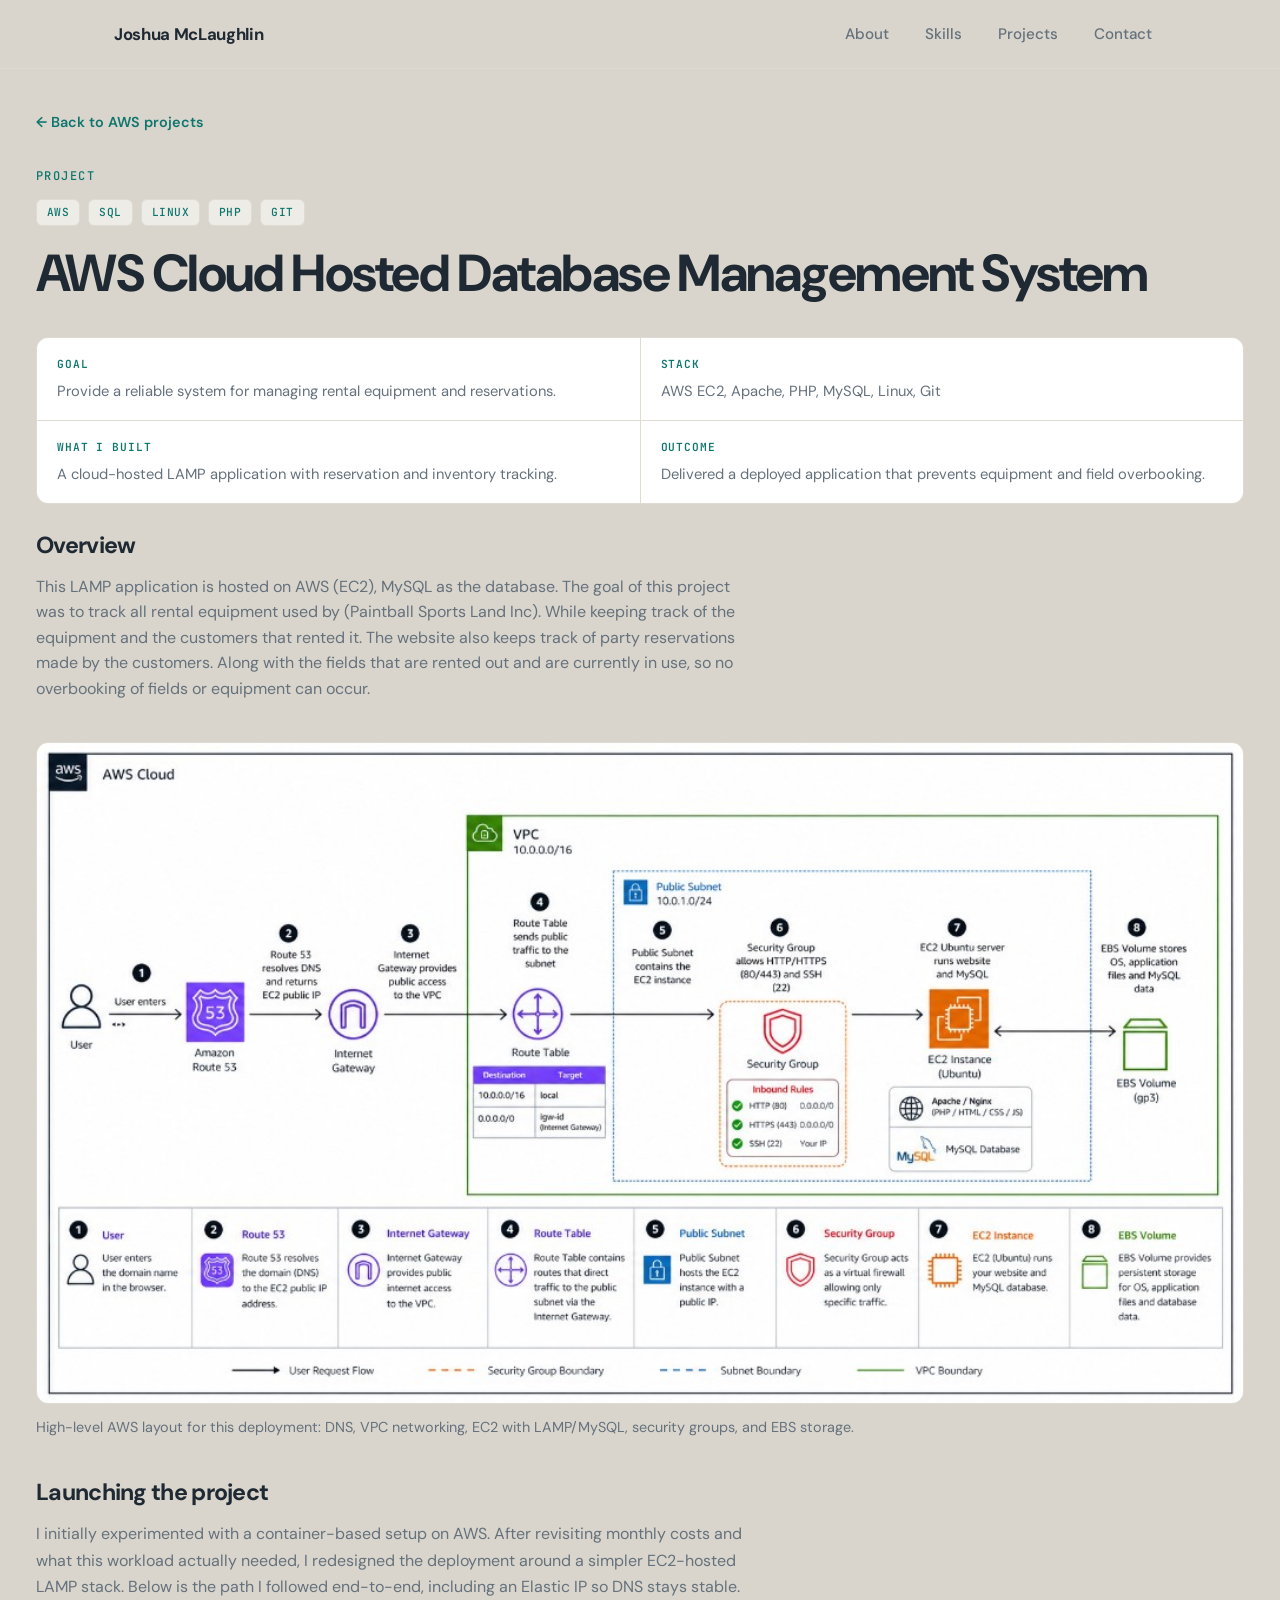
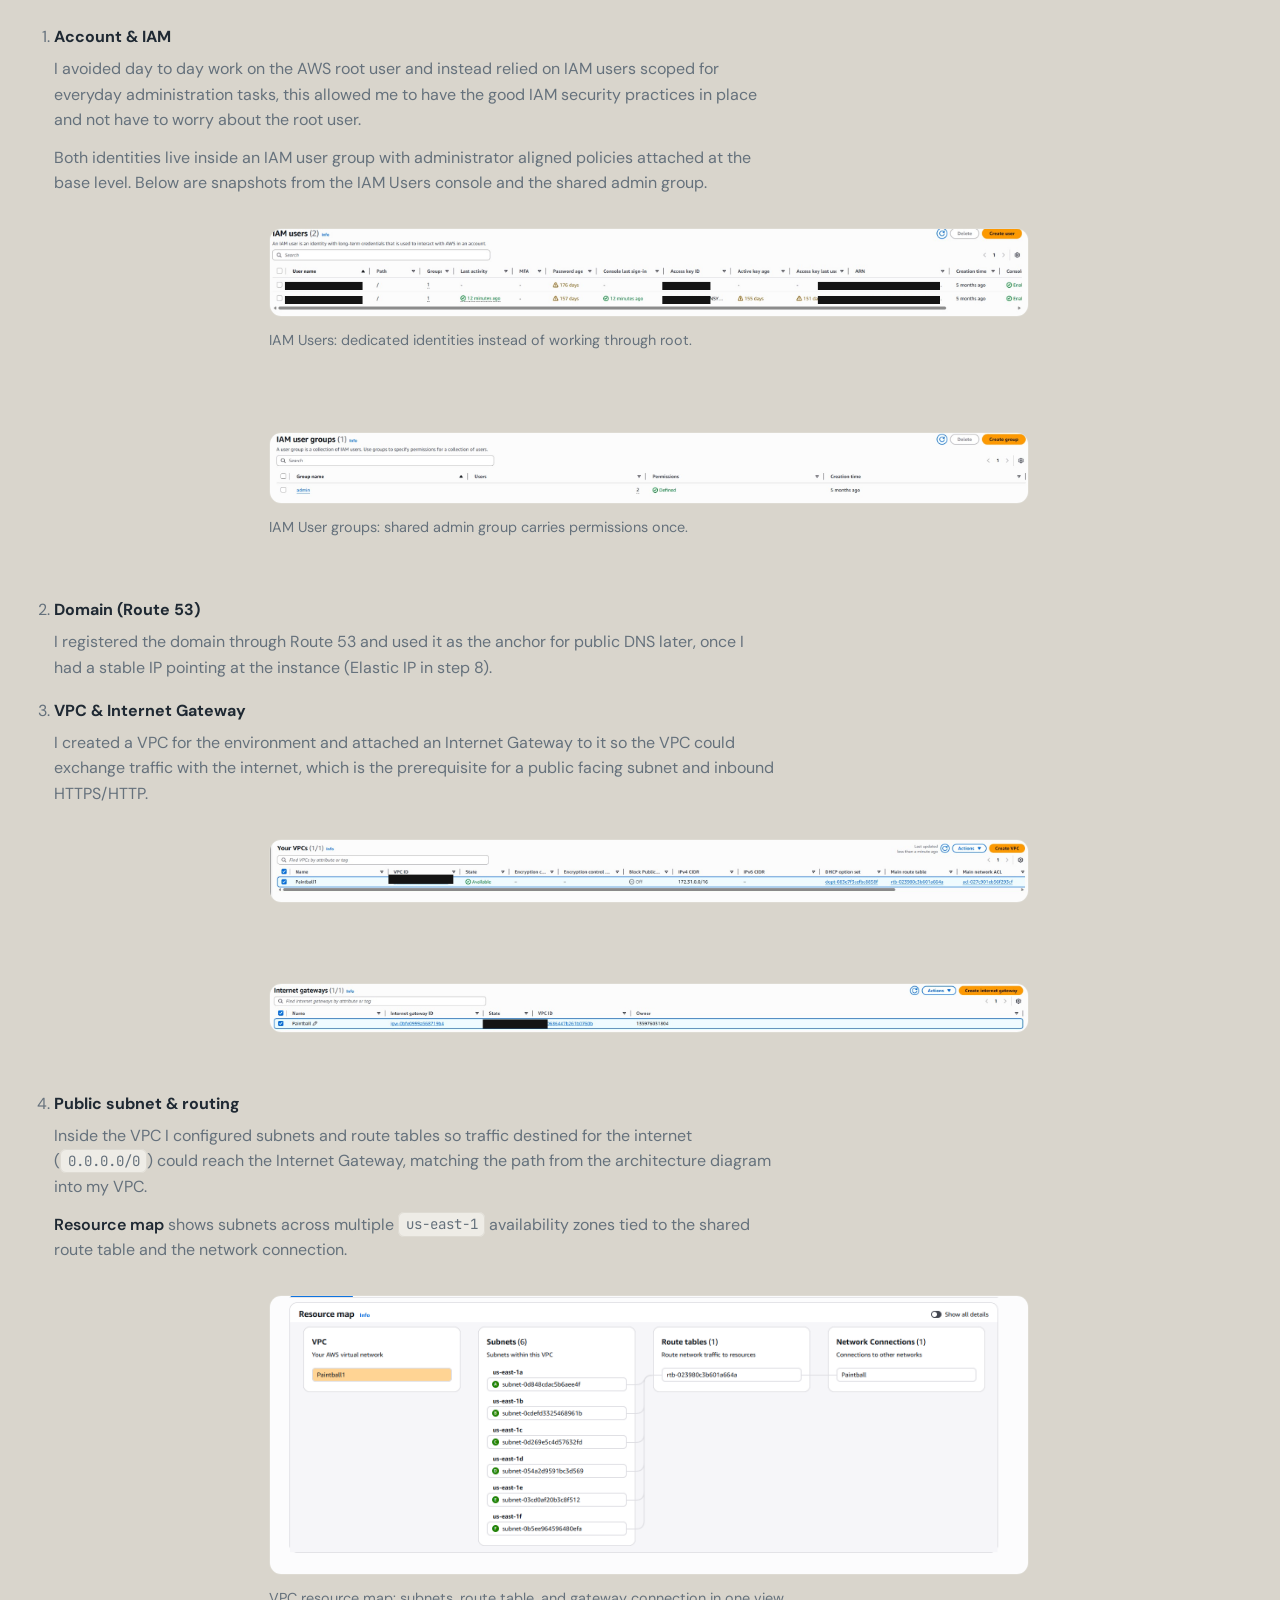
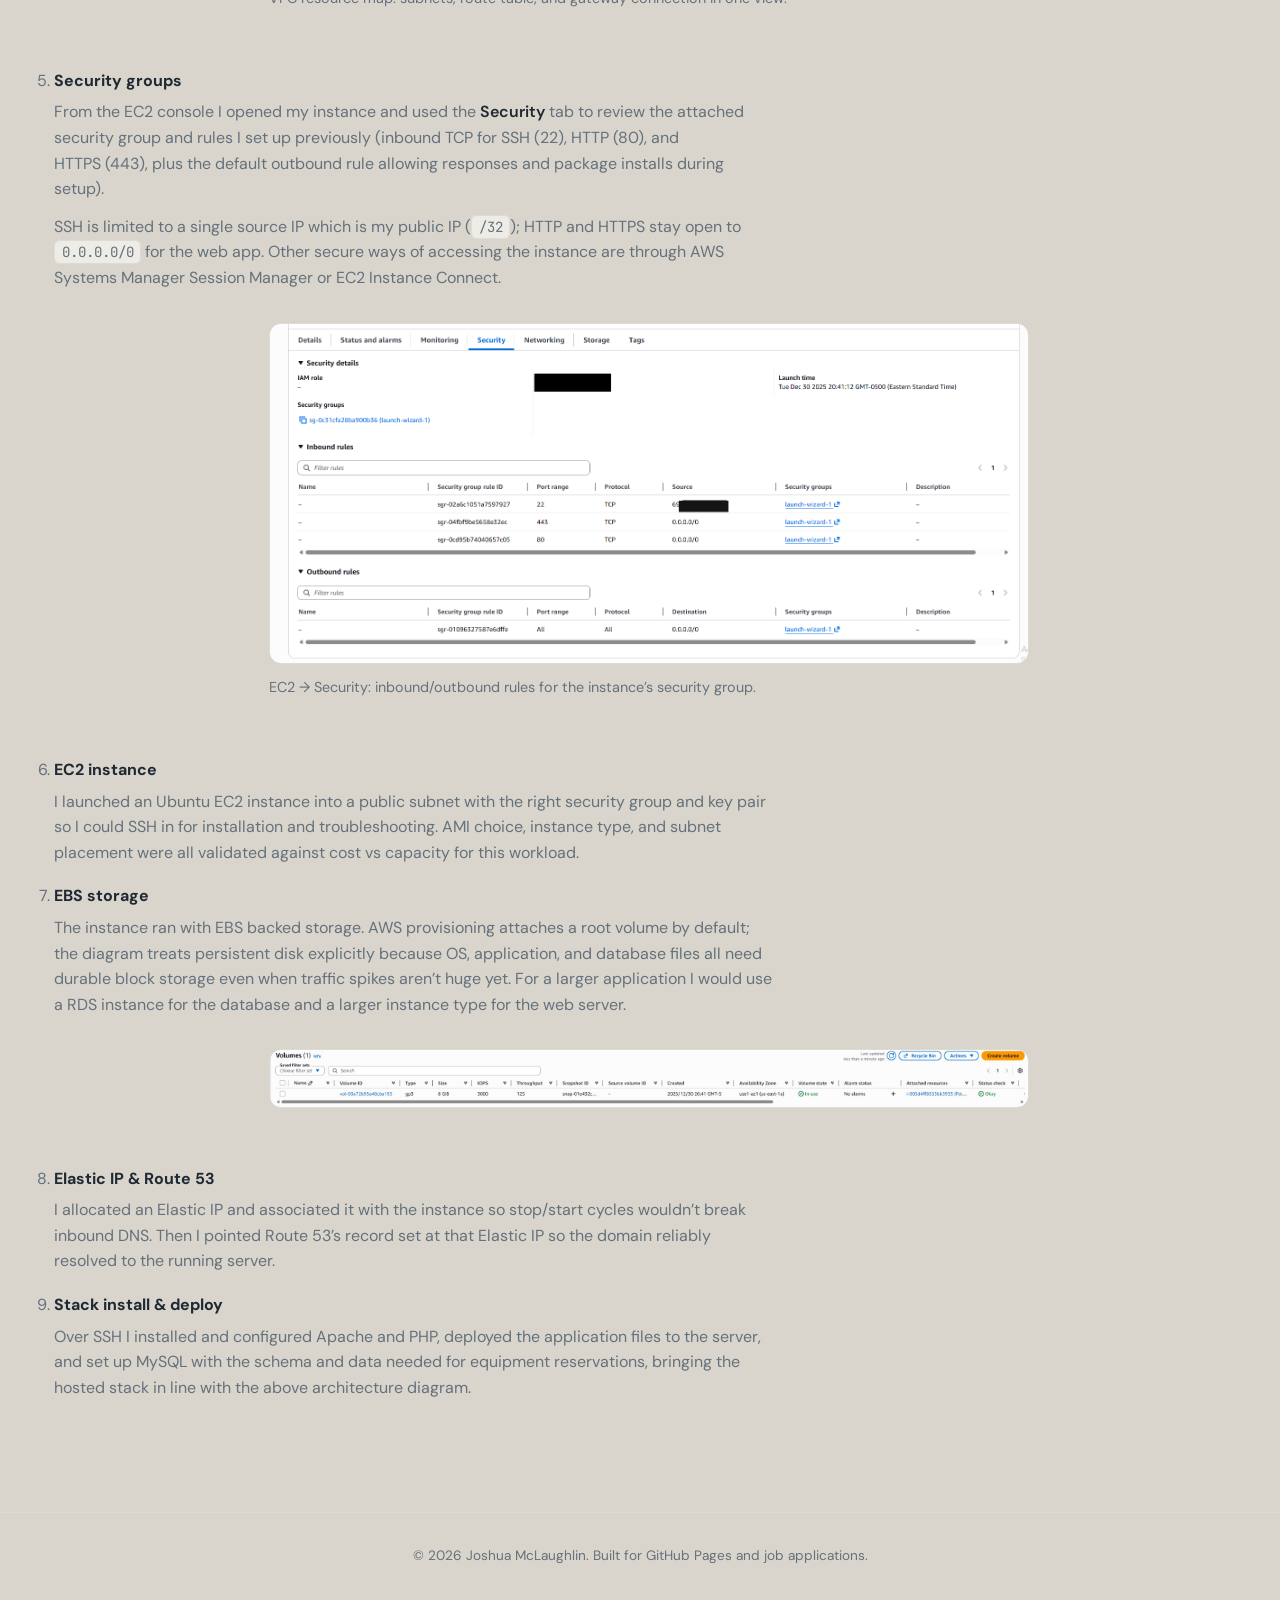
<file: project-serverless-aws.html>
<!DOCTYPE html>
<html lang="en">
<head>
  <meta charset="UTF-8">
  <meta name="viewport" content="width=device-width, initial-scale=1.0">
  <meta name="description" content="AWS-hosted LAMP rental-management system on EC2 with Route 53, VPC networking, Elastic IP, and MySQL. Originally explored Docker; redesigned for cost. Joshua McLaughlin portfolio project.">
  <title>AWS Cloud Hosted Database Management System | Joshua McLaughlin</title>
  <link rel="preconnect" href="https://fonts.googleapis.com">
  <link rel="preconnect" href="https://fonts.gstatic.com" crossorigin>
  <link href="https://fonts.googleapis.com/css2?family=DM+Sans:ital,opsz,wght@0,9..40,400;0,9..40,500;0,9..40,600;0,9..40,700;1,9..40,400&family=JetBrains+Mono:wght@400;500&display=swap" rel="stylesheet">
  <link rel="stylesheet" href="styles.css">
</head>
<body>
  <a class="skip-link" href="#main">Skip to content</a>

  <header class="site-header">
    <div class="header-inner">
      <a class="logo" href="index.html">Joshua McLaughlin<span></span></a>
      <button class="nav-toggle" type="button" aria-label="Open menu" aria-expanded="false">
        <span></span><span></span><span></span>
      </button>
      <nav class="nav" aria-label="Primary">
        <a href="index.html#about">About</a>
        <a href="index.html#skills">Skills</a>
        <a href="index.html#projects">Projects</a>
        <a href="index.html#contact">Contact</a>
      </nav>
    </div>
  </header>

  <main id="main">
    <article class="section-inner project-detail">
      <a class="project-back" href="aws-projects.html">← Back to AWS projects</a>
      <header class="project-detail-header">
        <span class="section-label">Project</span>
        <div class="project-tags">
          <span class="tag">AWS</span>
          <span class="tag">SQL</span>
          <span class="tag">Linux</span>
          <span class="tag">PHP</span>
          <span class="tag">Git</span>
        </div>
        <h1>AWS Cloud Hosted Database Management System</h1>
      </header>
      <dl class="project-summary" aria-label="Project summary">
        <div><dt>Goal</dt><dd>Provide a reliable system for managing rental equipment and reservations.</dd></div>
        <div><dt>Stack</dt><dd>AWS EC2, Apache, PHP, MySQL, Linux, Git</dd></div>
        <div><dt>What I built</dt><dd>A cloud-hosted LAMP application with reservation and inventory tracking.</dd></div>
        <div><dt>Outcome</dt><dd>Delivered a deployed application that prevents equipment and field overbooking.</dd></div>
      </dl>

      <div class="project-detail-body">
        <section class="project-detail-section" aria-labelledby="pd-overview">
          <h2 id="pd-overview">Overview</h2>
          <p>
            This LAMP application is hosted on AWS (EC2), MySQL as the database.
            The goal of this project was to track all rental equipment used by (Paintball Sports Land Inc).
            While keeping track of the equipment and the customers that rented it. The website also keeps track of party reservations made by the customers.
            Along with the fields that are rented out and are currently in use, so no overbooking of fields or equipment can occur.
          </p>
        </section>

        <figure class="project-detail-figure">
          <img
            src="assets/aws-architecture-diagram.png"
            alt="Diagram of AWS architecture: user request flows through Route 53 and Internet Gateway into a VPC, public subnet, security group rules for HTTP HTTPS SSH, EC2 instance running web server and MySQL, and attached EBS volume for persistent storage."
            loading="lazy"
          >
          <figcaption>High-level AWS layout for this deployment: DNS, VPC networking, EC2 with LAMP/MySQL, security groups, and EBS storage.</figcaption>
        </figure>

        <section class="project-detail-section" aria-labelledby="pd-launch">
          <h2 id="pd-launch">Launching the project</h2>
          <p class="project-detail-intro">
            I initially experimented with a container-based setup on AWS. After revisiting monthly costs and what this workload actually needed, I redesigned the deployment around a simpler EC2-hosted LAMP stack. Below is the path I followed end-to-end, including an Elastic IP so DNS stays stable.
          </p>
          <ol class="project-detail-steps">
            <li>
              <strong>Account &amp; IAM</strong>
              <p>
                I avoided day to day work on the AWS root user and instead relied on IAM users scoped for everyday administration tasks, this allowed me to have the good IAM security practices in place and not have to worry about the root user.
              </p>
              <p>
                Both identities live inside an IAM user group with administrator aligned policies attached at the base level. Below are snapshots from the IAM Users console and the shared admin group.
              </p>
              <div class="project-detail-step-media">
                <figure class="project-detail-figure project-detail-figure--step">
                  <img
                    src="assets/iam-users.png"
                    alt="Screenshot of AWS IAM Users listing showing dedicated IAM identities for administration and project CLI access with console and programmatic credentials configured."
                    loading="lazy"
                  >
                  <figcaption>IAM Users: dedicated identities instead of working through root.</figcaption>
                </figure>
                <figure class="project-detail-figure project-detail-figure--step">
                  <img
                    src="assets/iam-groups-admin.png"
                    alt="Screenshot of AWS IAM User groups listing showing admin group with members and defined permissions policies attached."
                    loading="lazy"
                  >
                  <figcaption>IAM User groups: shared admin group carries permissions once.</figcaption>
                </figure>
              </div>
            </li>
            <li>
              <strong>Domain (Route&nbsp;53)</strong>
              <p>
                I registered the domain through Route&nbsp;53 and used it as the anchor for public DNS later, once I had a stable IP pointing at the instance (Elastic IP in step&nbsp;8).
              </p>
            </li>
            <li>
              <strong>VPC &amp; Internet Gateway</strong>
              <p>
                I created a VPC for the environment and attached an Internet Gateway to it so the VPC could exchange traffic with the internet, which is the prerequisite for a public facing subnet and inbound HTTPS/HTTP.
              </p>
              <div class="project-detail-step-media">
                <figure class="project-detail-figure project-detail-figure--step">
                  <img
                    src="assets/vpc-console.png"
                    alt="AWS VPC console listing VPC named Paintball1 in Available state with IPv4 CIDR shown."
                    loading="lazy"
                  >
                </figure>
                <figure class="project-detail-figure project-detail-figure--step">
                  <img
                    src="assets/internet-gateway-console.png"
                    alt="AWS Internet Gateways console showing gateway named Paintball attached to the VPC."
                    loading="lazy"
                  >
                </figure>
              </div>
            </li>
            <li>
              <strong>Public subnet &amp; routing</strong>
              <p>
                Inside the VPC I configured subnets and route tables so traffic destined for the internet (<code class="project-detail-code">0.0.0.0/0</code>) could reach the Internet Gateway, matching the path from the architecture diagram into my VPC.
              </p>
              <p>
              <strong>Resource map</strong> shows subnets across multiple <code class="project-detail-code">us-east-1</code> availability zones tied to the shared route table and the network connection.
              </p>
              <div class="project-detail-step-media">
                <figure class="project-detail-figure project-detail-figure--step">
                  <img
                    src="assets/vpc-resource-map-subnets-routing.png"
                    alt="AWS VPC resource map for Paintball1 VPC showing subnets in multiple availability zones linked to the route table and Paintball internet gateway connection."
                    loading="lazy"
                  >
                  <figcaption>VPC resource map: subnets, route table, and gateway connection in one view.</figcaption>
                </figure>
              </div>
            </li>
            <li>
              <strong>Security groups</strong>
              <p>
                From the EC2 console I opened my instance and used the <strong>Security</strong> tab to review the attached security group and rules I set up previously (inbound TCP for SSH&nbsp;(22), HTTP&nbsp;(80), and HTTPS&nbsp;(443), plus the default outbound rule allowing responses and package installs during setup).
              </p>
              <p>
                SSH is limited to a single source IP which is my public IP (<code class="project-detail-code">/32</code>); HTTP and HTTPS stay open to <code class="project-detail-code">0.0.0.0/0</code> for the web app. Other secure ways of accessing the instance are through AWS Systems Manager Session Manager or EC2 Instance Connect.
              </p>
              <div class="project-detail-step-media">
                <figure class="project-detail-figure project-detail-figure--step">
                  <img
                    src="assets/ec2-security-groups.png"
                    alt="EC2 instance Security tab with inbound rules: SSH port 22 from a single public IP, HTTPS 443 and HTTP 80 from 0.0.0.0/0, plus outbound allow-all."
                    loading="lazy"
                  >
                  <figcaption>EC2 → Security: inbound/outbound rules for the instance’s security group.</figcaption>
                </figure>
              </div>
            </li>
            <li>
              <strong>EC2 instance</strong>
              <p>
                I launched an Ubuntu EC2 instance into a public subnet with the right security group and key pair so I could SSH in for installation and troubleshooting. AMI choice, instance type, and subnet placement were all validated against cost vs capacity for this workload.
              </p>
            </li>
            <li>
              <strong>EBS storage</strong>
              <p>
                The instance ran with EBS backed storage. AWS provisioning attaches a root volume by default; the diagram treats persistent disk explicitly because OS, application, and database files all need durable block storage even when traffic spikes aren’t huge yet. For a larger application I would use a RDS instance for the database and a larger instance type for the web server.
              </p>
              <div class="project-detail-step-media">
                <figure class="project-detail-figure project-detail-figure--step">
                  <img
                    src="assets/ebs-volume-console.png"
                    alt="AWS EC2 Volumes console showing an attached gp3 EBS volume in use with size, IOPS, throughput, availability zone, and attached instance."
                    loading="lazy"
                  >
                </figure>
              </div>
            </li>
            <li>
              <strong>Elastic IP &amp; Route&nbsp;53</strong>
              <p>
                I allocated an Elastic IP and associated it with the instance so stop/start cycles wouldn’t break inbound DNS. Then I pointed Route&nbsp;53’s record set at that Elastic IP so the domain reliably resolved to the running server.
              </p>
            </li>
            <li>
              <strong>Stack install &amp; deploy</strong>
              <p>
                Over SSH I installed and configured Apache and PHP, deployed the application files to the server, and set up MySQL with the schema and data needed for equipment reservations, bringing the hosted stack in line with the above architecture diagram.
              </p>
            </li>
          </ol>
        </section>

      </div>
    </article>
  </main>

  <footer class="site-footer">
    <p>© <span id="year"></span> Joshua McLaughlin. Built for GitHub Pages and job applications.</p>
  </footer>

  <script>
    document.getElementById("year").textContent = new Date().getFullYear();
  </script>
  <script src="script.js" defer></script>
</body>
</html>
</file>
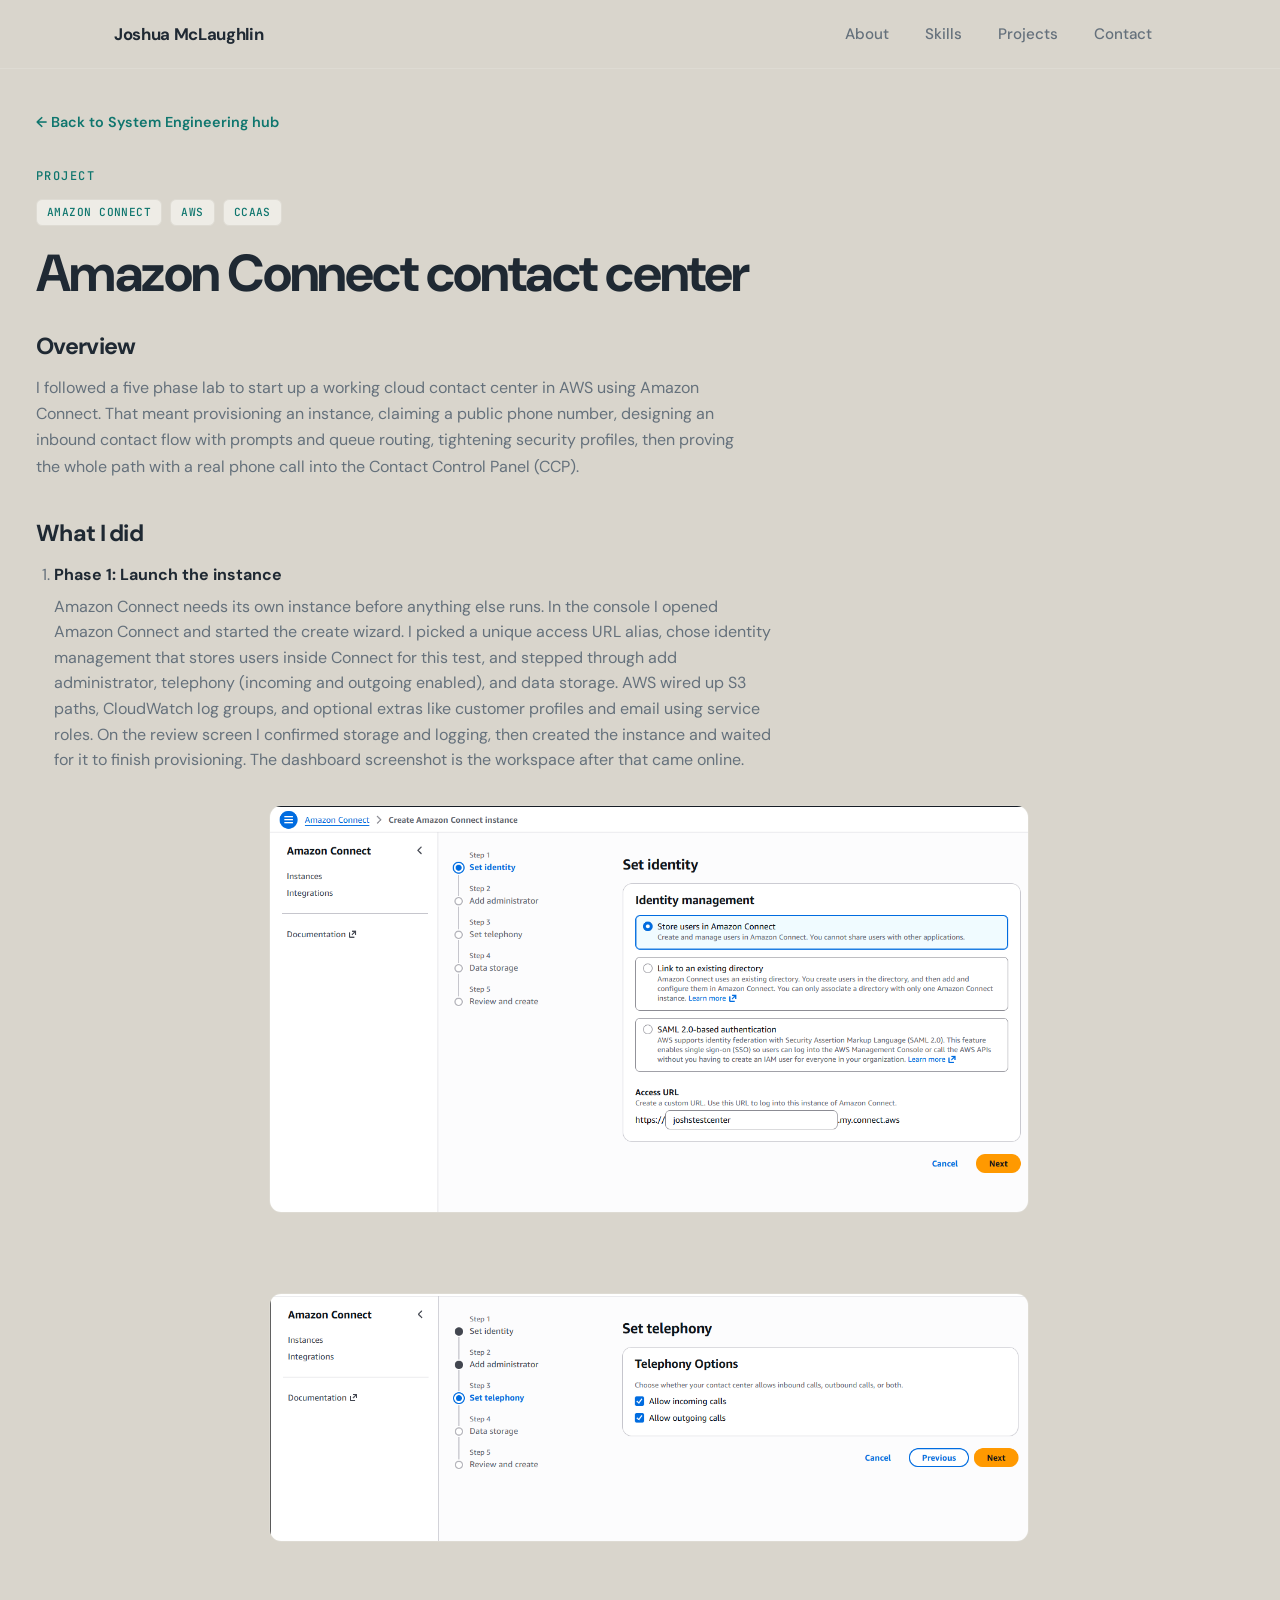
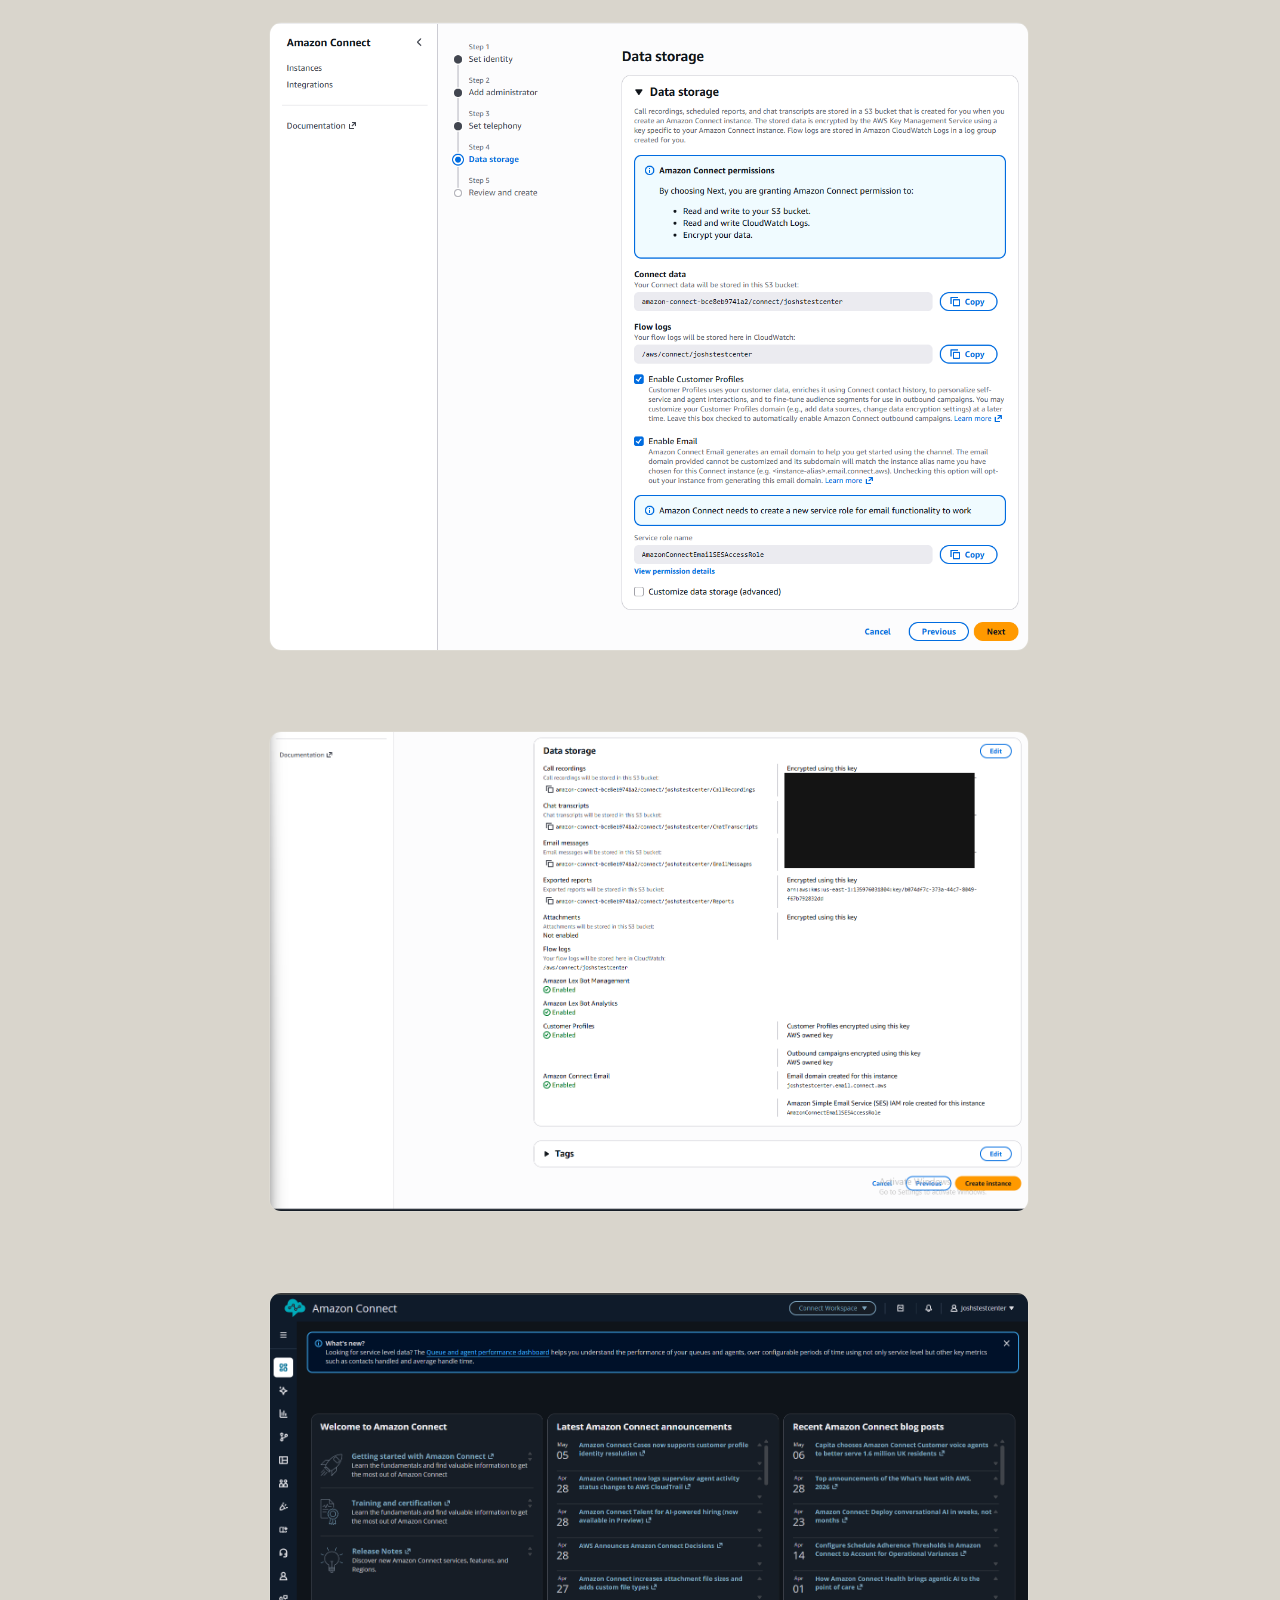
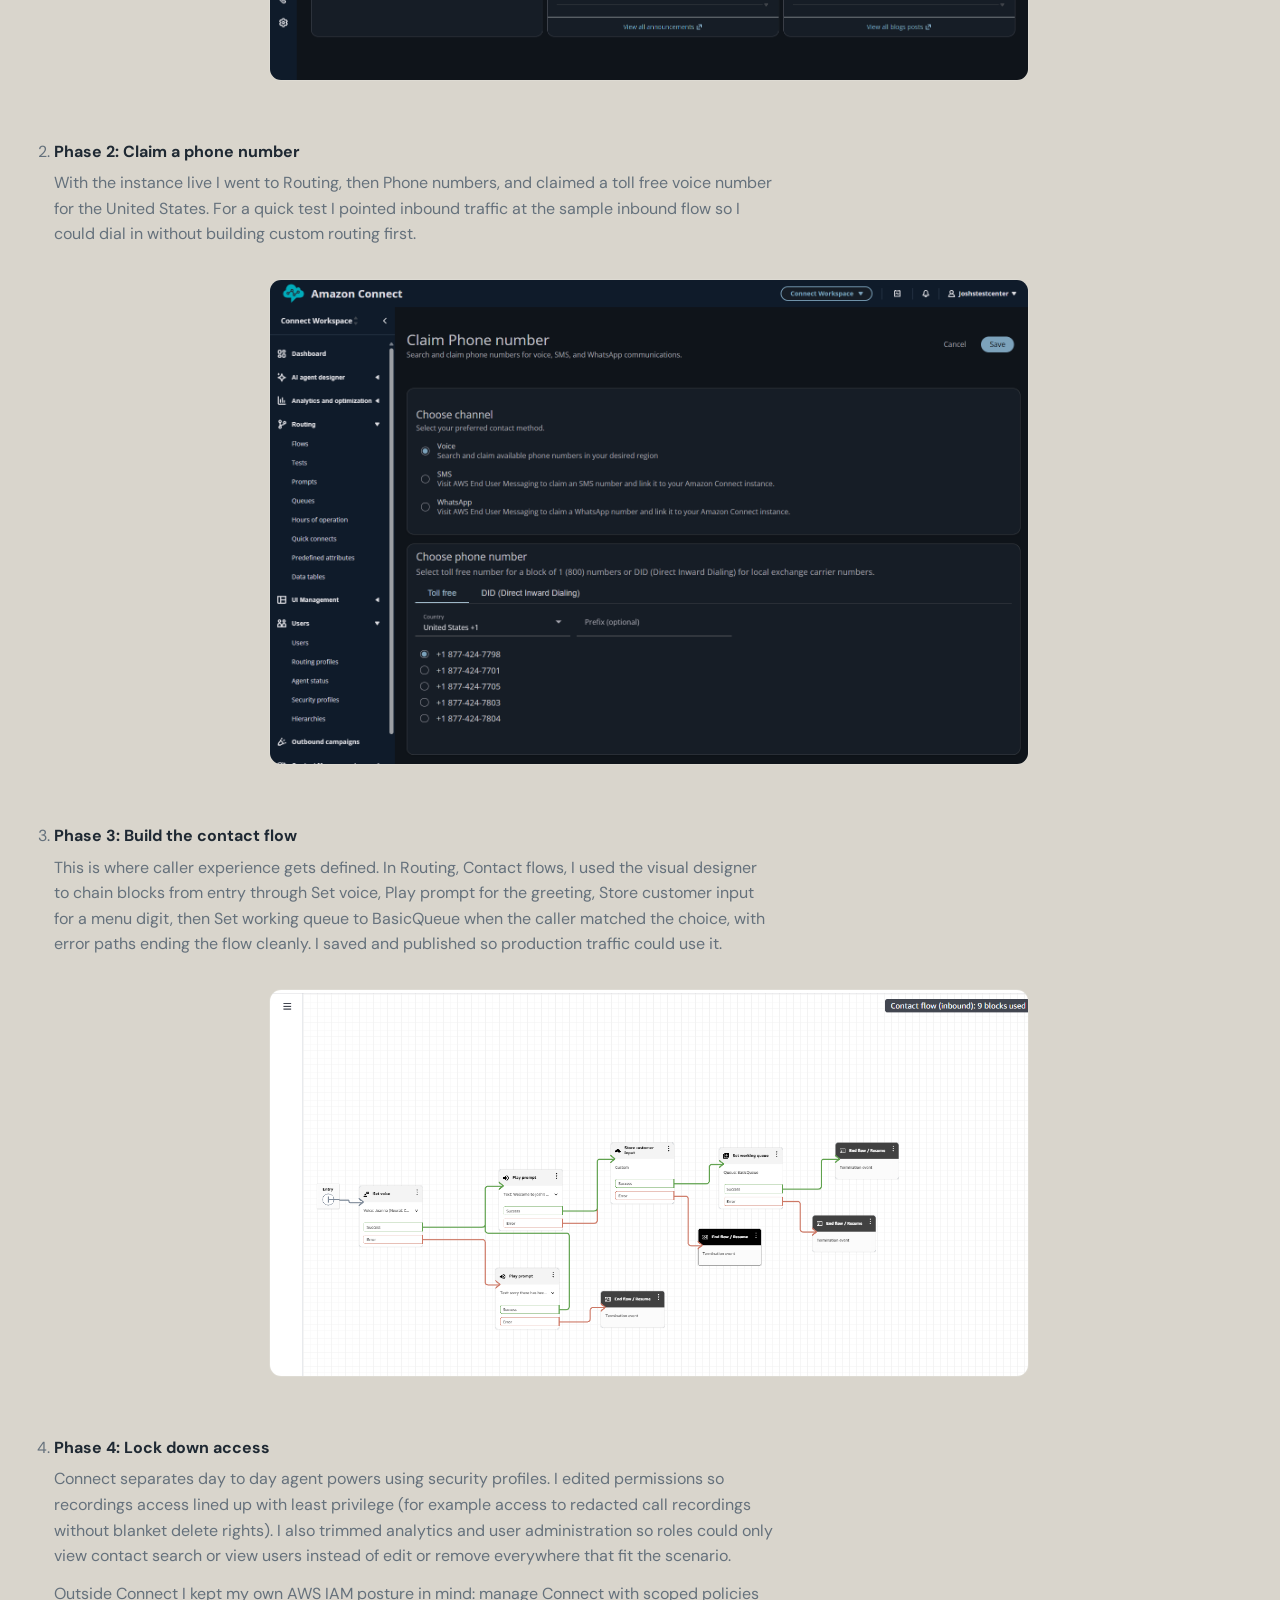
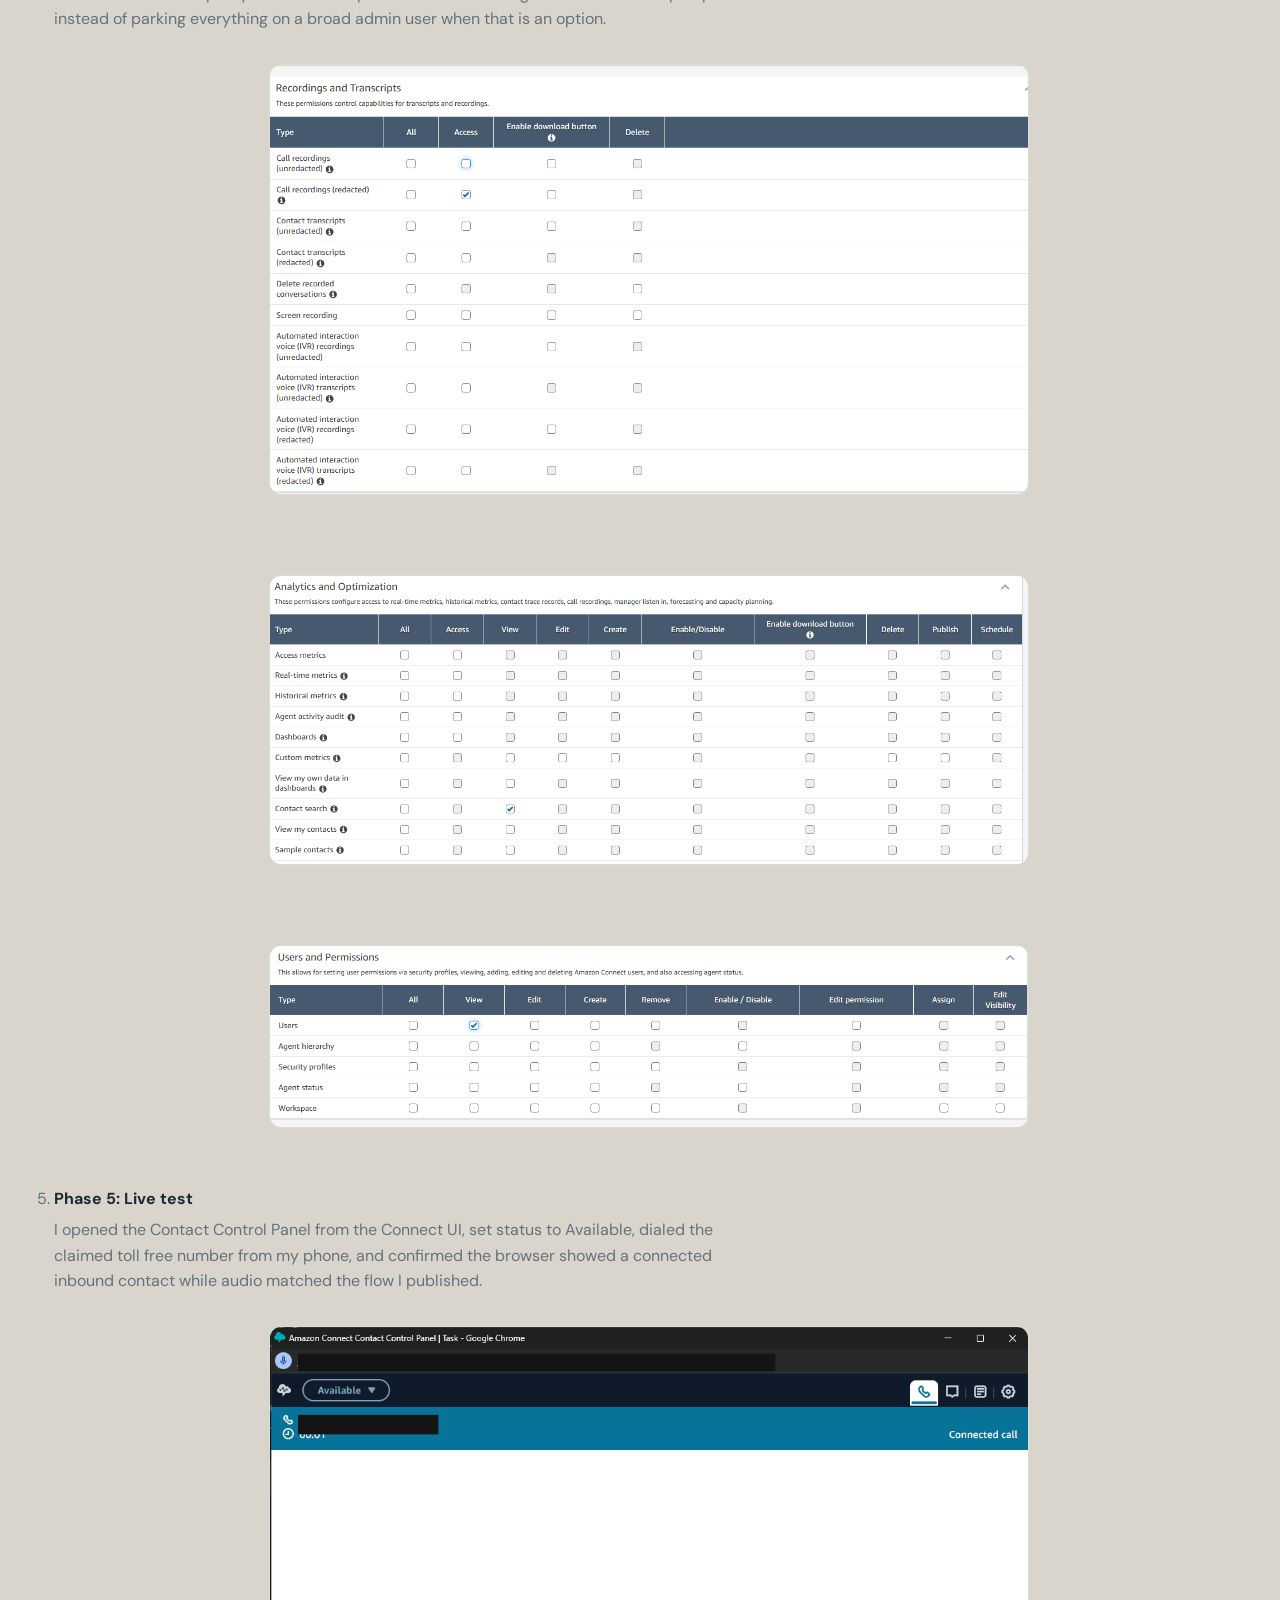
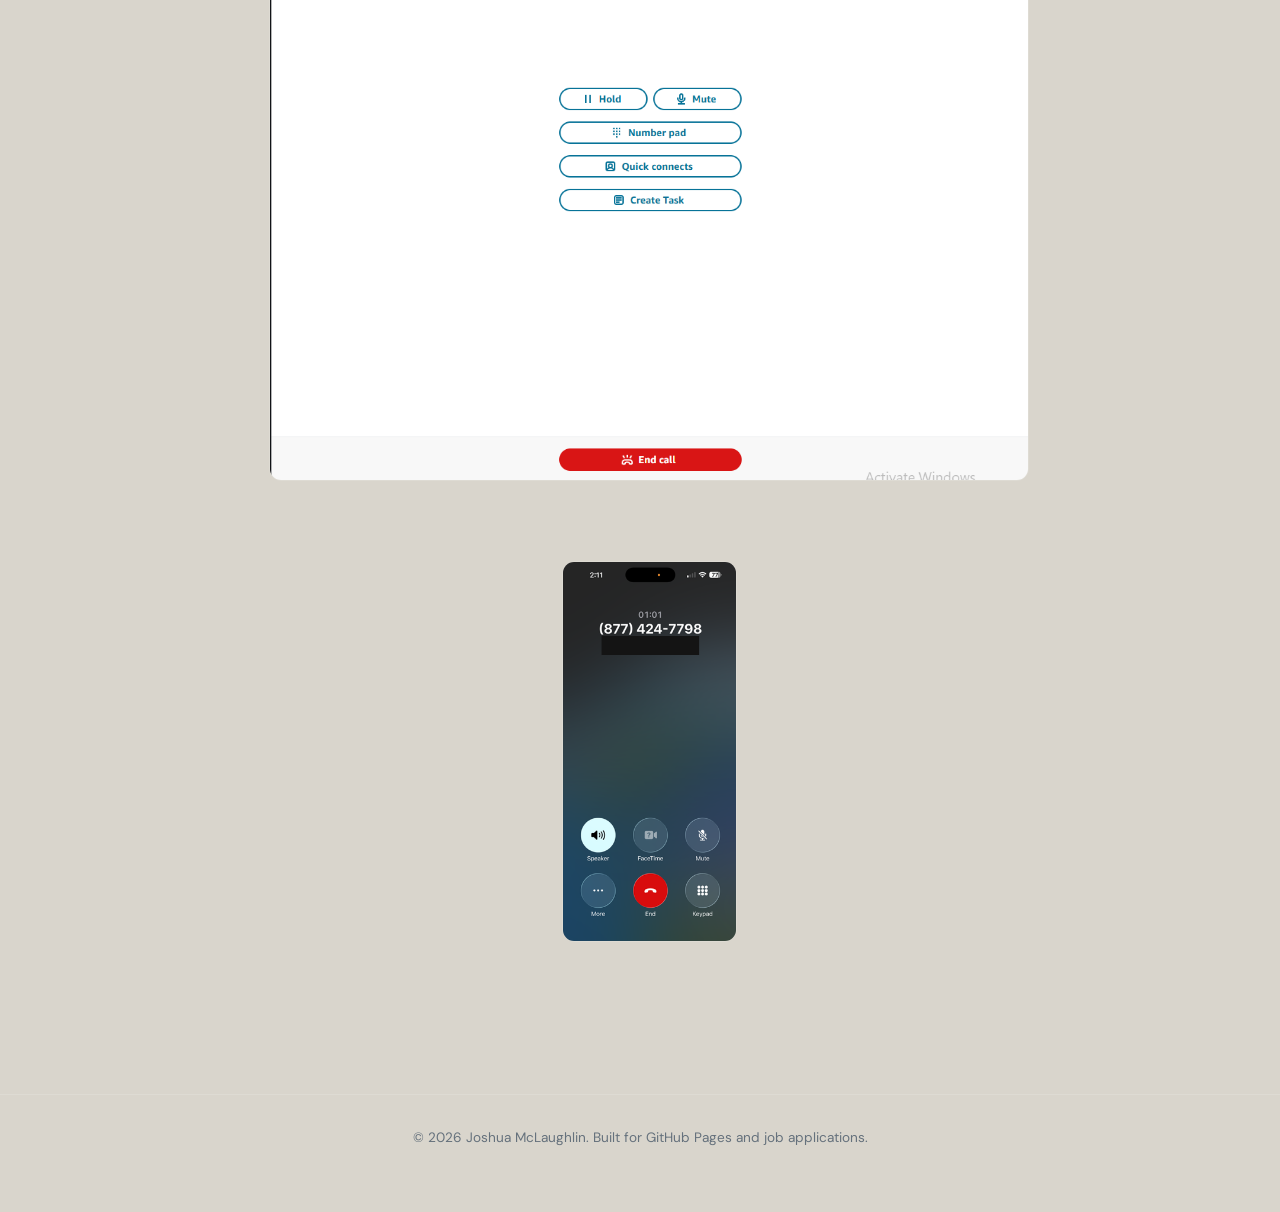
<file: syseng-project-1.html>
<!DOCTYPE html>
<html lang="en">
<head>
  <meta charset="UTF-8">
  <meta name="viewport" content="width=device-width, initial-scale=1.0">
  <meta name="description" content="Amazon Connect cloud contact center: instance setup, phone number, inbound contact flow, security profiles, and live testing. Joshua McLaughlin portfolio project.">
  <title>Amazon Connect contact center | Joshua McLaughlin</title>
  <link rel="preconnect" href="https://fonts.googleapis.com">
  <link rel="preconnect" href="https://fonts.gstatic.com" crossorigin>
  <link href="https://fonts.googleapis.com/css2?family=DM+Sans:ital,opsz,wght@0,9..40,400;0,9..40,500;0,9..40,600;0,9..40,700;1,9..40,400&family=JetBrains+Mono:wght@400;500&display=swap" rel="stylesheet">
  <link rel="stylesheet" href="styles.css">
</head>
<body>
  <a class="skip-link" href="#main">Skip to content</a>

  <header class="site-header">
    <div class="header-inner">
      <a class="logo" href="index.html">Joshua McLaughlin<span></span></a>
      <button class="nav-toggle" type="button" aria-label="Open menu" aria-expanded="false">
        <span></span><span></span><span></span>
      </button>
      <nav class="nav" aria-label="Primary">
        <a href="index.html#about">About</a>
        <a href="index.html#skills">Skills</a>
        <a href="index.html#projects">Projects</a>
        <a href="index.html#contact">Contact</a>
      </nav>
    </div>
  </header>

  <main id="main">
    <article class="section-inner project-detail">
      <a class="project-back" href="SystemEngineeringProject.html#pd-syseng-projects">← Back to System Engineering hub</a>
      <header class="project-detail-header">
        <span class="section-label">Project</span>
        <div class="project-tags">
          <span class="tag">Amazon Connect</span>
          <span class="tag">AWS</span>
          <span class="tag">CCaaS</span>
        </div>
        <h1>Amazon Connect contact center</h1>
      </header>
      <div class="project-detail-body">
        <section class="project-detail-section" aria-labelledby="pd-connect-overview">
          <h2 id="pd-connect-overview">Overview</h2>
          <p class="project-detail-intro">
            I followed a five phase lab to start up a working cloud contact center in AWS using Amazon Connect. That meant provisioning an instance, claiming a public phone number, designing an inbound contact flow with prompts and queue routing, tightening security profiles, then proving the whole path with a real phone call into the Contact Control Panel (CCP).
          </p>
        </section>

        <section class="project-detail-section" aria-labelledby="pd-connect-phases">
          <h2 id="pd-connect-phases">What I did</h2>
          <ol class="project-detail-steps">
            <li>
              <strong>Phase 1: Launch the instance</strong>
              <p>
                Amazon Connect needs its own instance before anything else runs. In the console I opened Amazon Connect and started the create wizard. I picked a unique access URL alias, chose identity management that stores users inside Connect for this test, and stepped through add administrator, telephony (incoming and outgoing enabled), and data storage. AWS wired up S3 paths, CloudWatch log groups, and optional extras like customer profiles and email using service roles. On the review screen I confirmed storage and logging, then created the instance and waited for it to finish provisioning. The dashboard screenshot is the workspace after that came online.
              </p>
              <div class="project-detail-step-media">
                <figure class="project-detail-figure project-detail-figure--step">
                  <img src="assets/connect-01-instance-identity.png" alt="Amazon Connect create instance wizard on Set identity with users stored in Connect and a custom access URL alias." loading="lazy">
                </figure>
                <figure class="project-detail-figure project-detail-figure--step">
                  <img src="assets/connect-02-instance-telephony.png" alt="Set telephony step with inbound and outbound calling both enabled." loading="lazy">
                </figure>
                <figure class="project-detail-figure project-detail-figure--step">
                  <img src="assets/connect-03-instance-data-storage.png" alt="Data storage step showing S3 bucket paths for Connect data and CloudWatch flow logs." loading="lazy">
                </figure>
                <figure class="project-detail-figure project-detail-figure--step">
                  <img src="assets/connect-04-instance-review-create.png" alt="Review screen summarizing data storage, encryption, and enabled features before Create instance." loading="lazy">
                </figure>
                <figure class="project-detail-figure project-detail-figure--step">
                  <img src="assets/connect-05-dashboard.png" alt="Amazon Connect landing dashboard after instance creation with welcome tiles and announcements." loading="lazy">
                </figure>
              </div>
            </li>
            <li>
              <strong>Phase 2: Claim a phone number</strong>
              <p>
                With the instance live I went to Routing, then Phone numbers, and claimed a toll free voice number for the United States. For a quick test I pointed inbound traffic at the sample inbound flow so I could dial in without building custom routing first.
              </p>
              <div class="project-detail-step-media">
                <figure class="project-detail-figure project-detail-figure--step">
                  <img src="assets/connect-06-claim-phone-number.png" alt="Claim phone number screen with Voice channel and a toll free United States number selected." loading="lazy">
                </figure>
              </div>
            </li>
            <li>
              <strong>Phase 3: Build the contact flow</strong>
              <p>
                This is where caller experience gets defined. In Routing, Contact flows, I used the visual designer to chain blocks from entry through Set voice, Play prompt for the greeting, Store customer input for a menu digit, then Set working queue to BasicQueue when the caller matched the choice, with error paths ending the flow cleanly. I saved and published so production traffic could use it.
              </p>
              <div class="project-detail-step-media">
                <figure class="project-detail-figure project-detail-figure--step">
                  <img src="assets/connect-07-contact-flow.png" alt="Inbound contact flow diagram with Set voice, Play prompt, Store customer input, Set working queue, and end blocks." loading="lazy">
                </figure>
              </div>
            </li>
            <li>
              <strong>Phase 4: Lock down access</strong>
              <p>
                Connect separates day to day agent powers using security profiles. I edited permissions so recordings access lined up with least privilege (for example access to redacted call recordings without blanket delete rights). I also trimmed analytics and user administration so roles could only view contact search or view users instead of edit or remove everywhere that fit the scenario.
              </p>
              <p>
                Outside Connect I kept my own AWS IAM posture in mind: manage Connect with scoped policies instead of parking everything on a broad admin user when that is an option.
              </p>
              <div class="project-detail-step-media">
                <figure class="project-detail-figure project-detail-figure--step">
                  <img src="assets/connect-08-security-recordings.png" alt="Security profile Recordings and Transcripts matrix with limited access checkboxes for redacted recordings." loading="lazy">
                </figure>
                <figure class="project-detail-figure project-detail-figure--step">
                  <img src="assets/connect-09-security-analytics.png" alt="Security profile Analytics and Optimization matrix highlighting Contact search view permission." loading="lazy">
                </figure>
                <figure class="project-detail-figure project-detail-figure--step">
                  <img src="assets/connect-10-security-users.png" alt="Security profile Users and Permissions matrix with Users row view only selected." loading="lazy">
                </figure>
              </div>
            </li>
            <li>
              <strong>Phase 5: Live test</strong>
              <p>
                I opened the Contact Control Panel from the Connect UI, set status to Available, dialed the claimed toll free number from my phone, and confirmed the browser showed a connected inbound contact while audio matched the flow I published.
              </p>
              <div class="project-detail-step-media">
                <figure class="project-detail-figure project-detail-figure--step">
                  <img src="assets/connect-11-ccp-live-call.png" alt="Amazon Connect Contact Control Panel showing an active voice contact and connected call status." loading="lazy">
                </figure>
                <figure class="project-detail-figure project-detail-figure--step project-detail-figure--phone-preview">
                  <img src="assets/connect-12-mobile-test-call.png" alt="Mobile phone voice call screen during an active call to the contact center toll free number." loading="lazy">
                </figure>
              </div>
            </li>
          </ol>
        </section>
      </div>
    </article>
  </main>

  <footer class="site-footer">
    <p>© <span id="year"></span> Joshua McLaughlin. Built for GitHub Pages and job applications.</p>
  </footer>

  <script>
    document.getElementById("year").textContent = new Date().getFullYear();
  </script>
  <script src="script.js" defer></script>
</body>
</html>
</file>
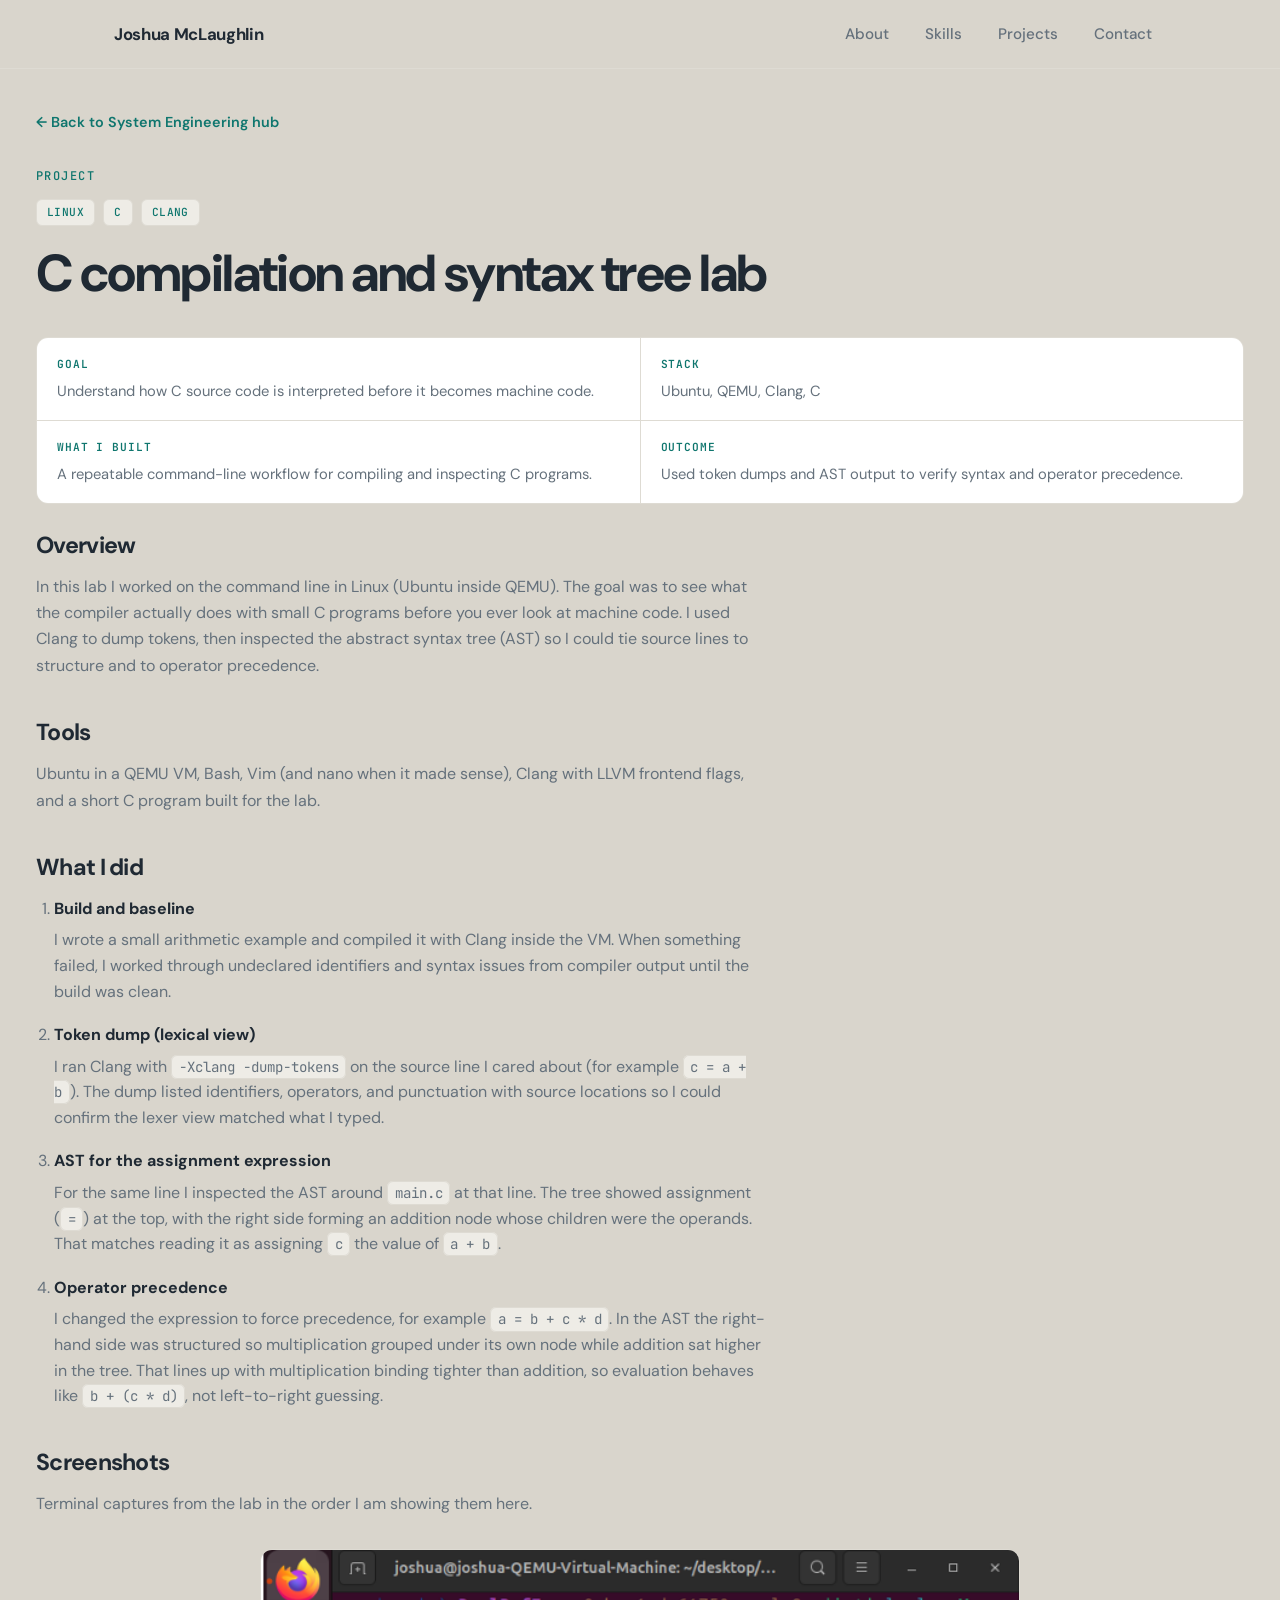
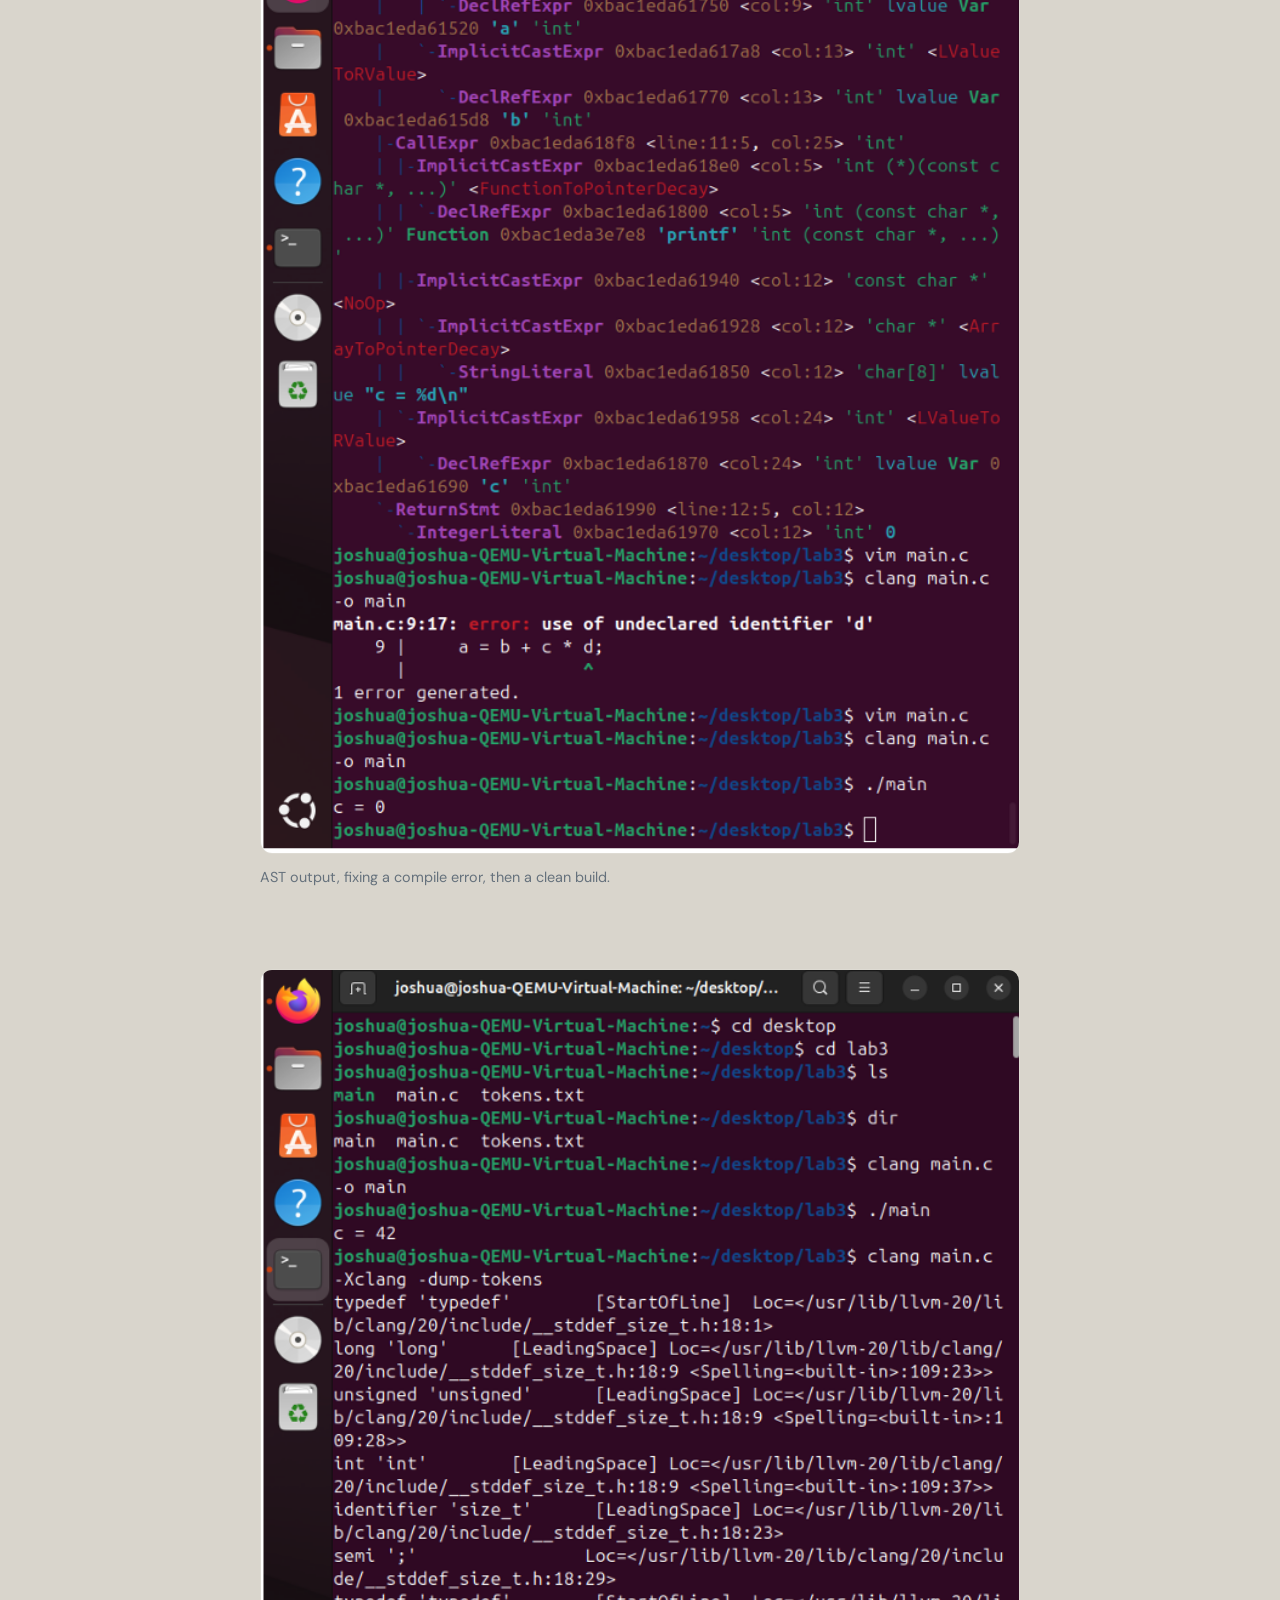
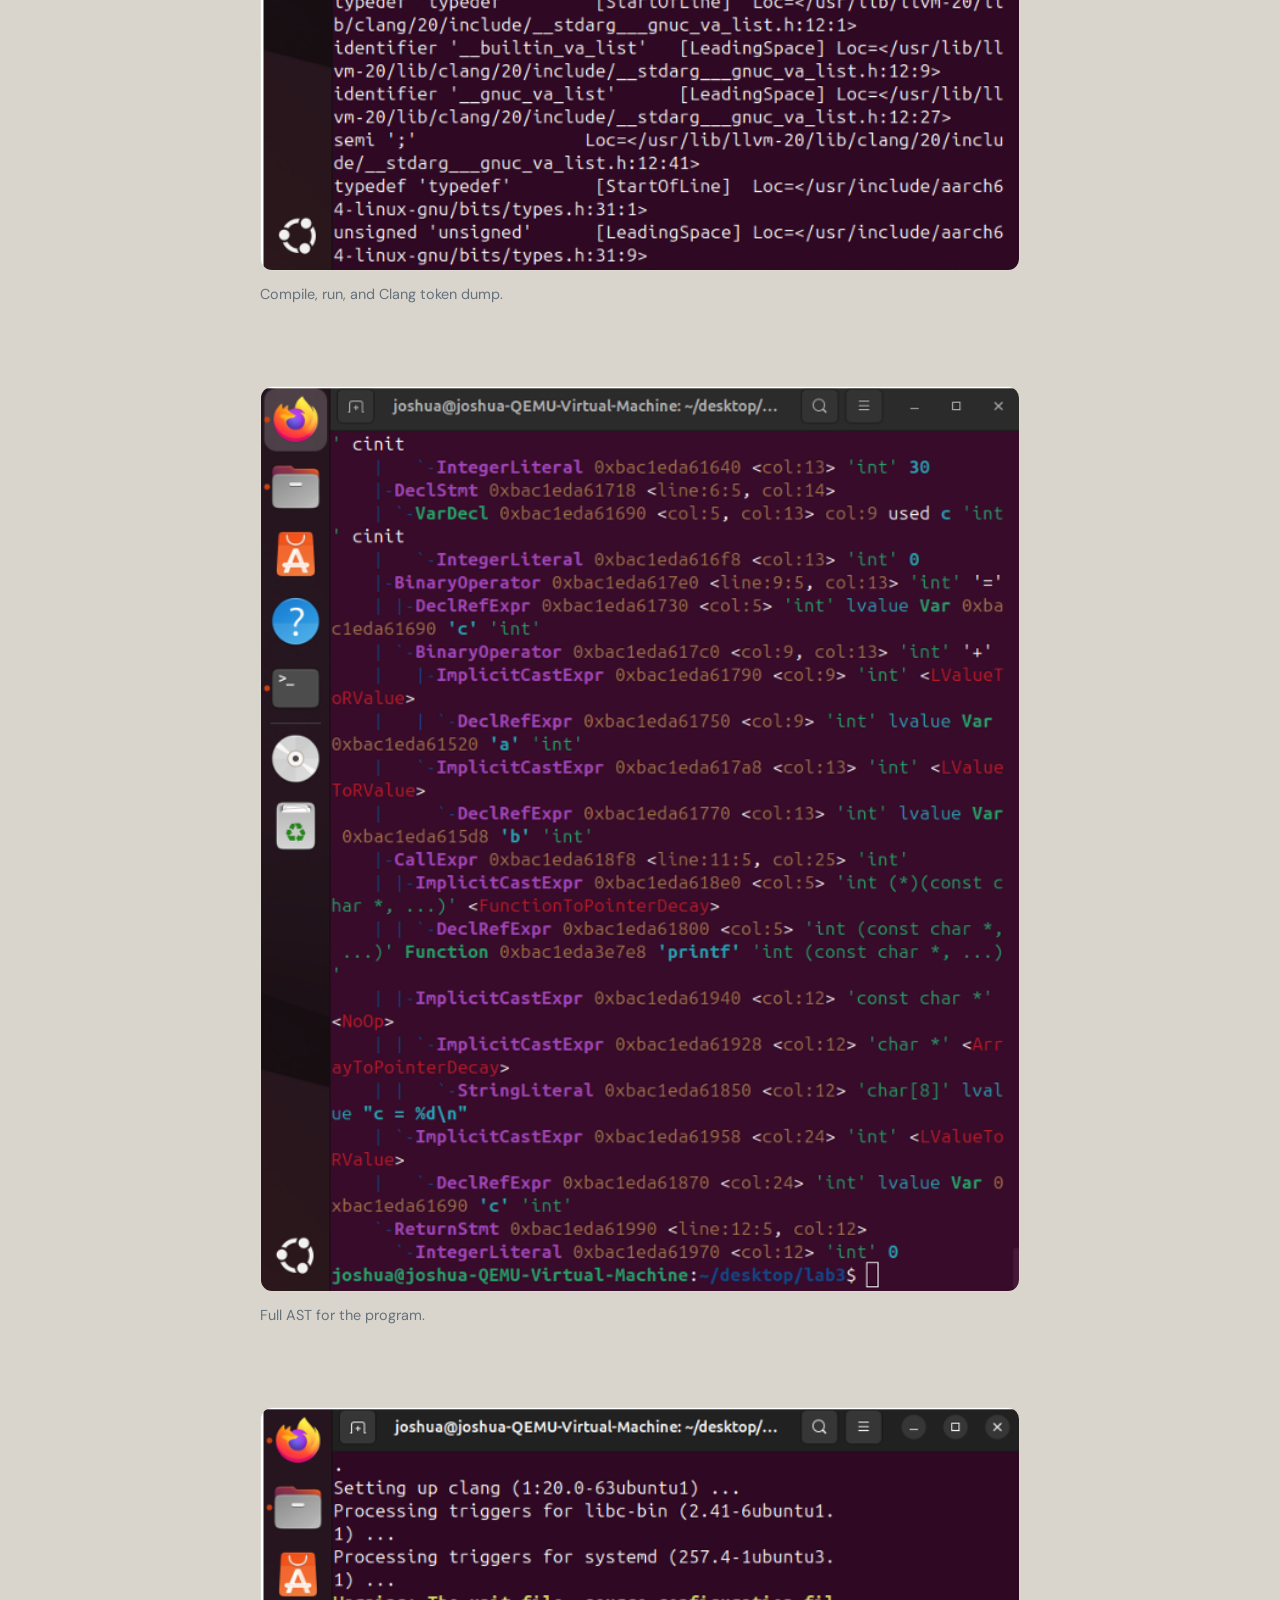
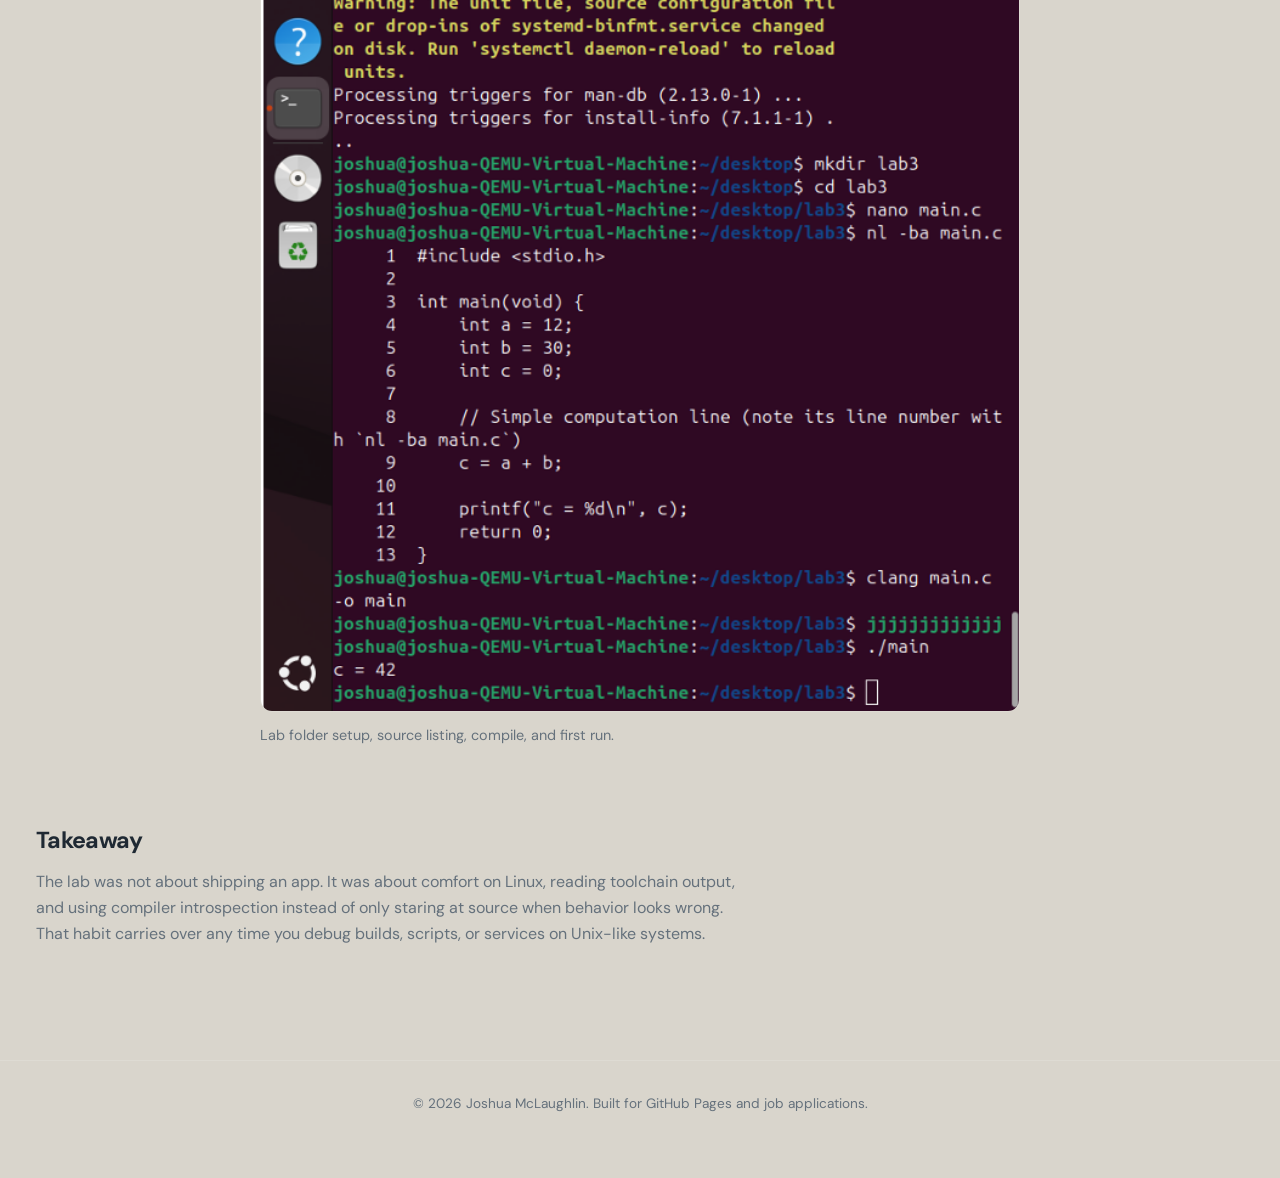
<file: syseng-project-2.html>
<!DOCTYPE html>
<html lang="en">
<head>
  <meta charset="UTF-8">
  <meta name="viewport" content="width=device-width, initial-scale=1.0">
  <meta name="description" content="Linux lab: C compilation with Clang token dump and AST inspection for operator precedence. Joshua McLaughlin portfolio.">
  <title>C compilation and syntax tree lab | Joshua McLaughlin</title>
  <link rel="preconnect" href="https://fonts.googleapis.com">
  <link rel="preconnect" href="https://fonts.gstatic.com" crossorigin>
  <link href="https://fonts.googleapis.com/css2?family=DM+Sans:ital,opsz,wght@0,9..40,400;0,9..40,500;0,9..40,600;0,9..40,700;1,9..40,400&family=JetBrains+Mono:wght@400;500&display=swap" rel="stylesheet">
  <link rel="stylesheet" href="styles.css">
</head>
<body>
  <a class="skip-link" href="#main">Skip to content</a>

  <header class="site-header">
    <div class="header-inner">
      <a class="logo" href="index.html">Joshua McLaughlin<span></span></a>
      <button class="nav-toggle" type="button" aria-label="Open menu" aria-expanded="false">
        <span></span><span></span><span></span>
      </button>
      <nav class="nav" aria-label="Primary">
        <a href="index.html#about">About</a>
        <a href="index.html#skills">Skills</a>
        <a href="index.html#projects">Projects</a>
        <a href="index.html#contact">Contact</a>
      </nav>
    </div>
  </header>

  <main id="main">
    <article class="section-inner project-detail">
      <a class="project-back" href="SystemEngineeringProject.html#pd-syseng-projects">← Back to System Engineering hub</a>
      <header class="project-detail-header">
        <span class="section-label">Project</span>
        <div class="project-tags">
          <span class="tag">Linux</span>
          <span class="tag">C</span>
          <span class="tag">Clang</span>
        </div>
        <h1>C compilation and syntax tree lab</h1>
      </header>
      <dl class="project-summary" aria-label="Project summary">
        <div><dt>Goal</dt><dd>Understand how C source code is interpreted before it becomes machine code.</dd></div>
        <div><dt>Stack</dt><dd>Ubuntu, QEMU, Clang, C</dd></div>
        <div><dt>What I built</dt><dd>A repeatable command-line workflow for compiling and inspecting C programs.</dd></div>
        <div><dt>Outcome</dt><dd>Used token dumps and AST output to verify syntax and operator precedence.</dd></div>
      </dl>
      <div class="project-detail-body">
        <section class="project-detail-section" aria-labelledby="pd-clang-overview">
          <h2 id="pd-clang-overview">Overview</h2>
          <p class="project-detail-intro">
            In this lab I worked on the command line in Linux (Ubuntu inside QEMU). The goal was to see what the compiler actually does with small C programs before you ever look at machine code. I used Clang to dump tokens, then inspected the abstract syntax tree (AST) so I could tie source lines to structure and to operator precedence.
          </p>
        </section>

        <section class="project-detail-section" aria-labelledby="pd-clang-tools">
          <h2 id="pd-clang-tools">Tools</h2>
          <p class="project-detail-intro">
            Ubuntu in a QEMU VM, Bash, Vim (and nano when it made sense), Clang with LLVM frontend flags, and a short C program built for the lab.
          </p>
        </section>

        <section class="project-detail-section" aria-labelledby="pd-clang-work">
          <h2 id="pd-clang-work">What I did</h2>
          <ol class="project-detail-steps">
            <li>
              <strong>Build and baseline</strong>
              <p>
                I wrote a small arithmetic example and compiled it with Clang inside the VM. When something failed, I worked through undeclared identifiers and syntax issues from compiler output until the build was clean.
              </p>
            </li>
            <li>
              <strong>Token dump (lexical view)</strong>
              <p>
                I ran Clang with <code class="project-detail-code">-Xclang -dump-tokens</code> on the source line I cared about (for example <code class="project-detail-code">c = a + b</code>). The dump listed identifiers, operators, and punctuation with source locations so I could confirm the lexer view matched what I typed.
              </p>
            </li>
            <li>
              <strong>AST for the assignment expression</strong>
              <p>
                For the same line I inspected the AST around <code class="project-detail-code">main.c</code> at that line. The tree showed assignment (<code class="project-detail-code">=</code>) at the top, with the right side forming an addition node whose children were the operands. That matches reading it as assigning <code class="project-detail-code">c</code> the value of <code class="project-detail-code">a + b</code>.
              </p>
            </li>
            <li>
              <strong>Operator precedence</strong>
              <p>
                I changed the expression to force precedence, for example <code class="project-detail-code">a = b + c * d</code>. In the AST the right-hand side was structured so multiplication grouped under its own node while addition sat higher in the tree. That lines up with multiplication binding tighter than addition, so evaluation behaves like <code class="project-detail-code">b + (c * d)</code>, not left-to-right guessing.
              </p>
            </li>
          </ol>
        </section>

        <section class="project-detail-section" aria-labelledby="pd-clang-shots">
          <h2 id="pd-clang-shots">Screenshots</h2>
          <p class="project-detail-intro">
            Terminal captures from the lab in the order I am showing them here.
          </p>
          <div class="project-detail-step-media">
            <figure class="project-detail-figure project-detail-figure--step">
              <img src="assets/lab-clang-01-ast-and-fix.png" alt="Ubuntu terminal in QEMU showing Clang AST output, a compile error for an undeclared identifier, editing in Vim, then a successful compile and program run." loading="lazy">
              <figcaption>AST output, fixing a compile error, then a clean build.</figcaption>
            </figure>
            <figure class="project-detail-figure project-detail-figure--step">
              <img src="assets/lab-clang-02-dump-tokens.png" alt="Ubuntu terminal listing lab files, compiling with Clang, running the binary, then Clang dump-tokens output scrolling through tokens and header paths." loading="lazy">
              <figcaption>Compile, run, and Clang token dump.</figcaption>
            </figure>
            <figure class="project-detail-figure project-detail-figure--step">
              <img src="assets/lab-clang-03-ast-overview.png" alt="Ubuntu terminal showing a full color Clang AST tree for a small C program including declarations, binary operators, and printf." loading="lazy">
              <figcaption>Full AST for the program.</figcaption>
            </figure>
            <figure class="project-detail-figure project-detail-figure--step">
              <img src="assets/lab-clang-04-setup-run.png" alt="Ubuntu terminal showing Clang install notes, mkdir lab3, nano and numbered listing of main.c, compile with Clang, and running main printing the sum." loading="lazy">
              <figcaption>Lab folder setup, source listing, compile, and first run.</figcaption>
            </figure>
          </div>
        </section>

        <section class="project-detail-section" aria-labelledby="pd-clang-takeaway">
          <h2 id="pd-clang-takeaway">Takeaway</h2>
          <p class="project-detail-intro">
            The lab was not about shipping an app. It was about comfort on Linux, reading toolchain output, and using compiler introspection instead of only staring at source when behavior looks wrong. That habit carries over any time you debug builds, scripts, or services on Unix-like systems.
          </p>
        </section>
      </div>
    </article>
  </main>

  <footer class="site-footer">
    <p>© <span id="year"></span> Joshua McLaughlin. Built for GitHub Pages and job applications.</p>
  </footer>

  <script>
    document.getElementById("year").textContent = new Date().getFullYear();
  </script>
  <script src="script.js" defer></script>
</body>
</html>
</file>
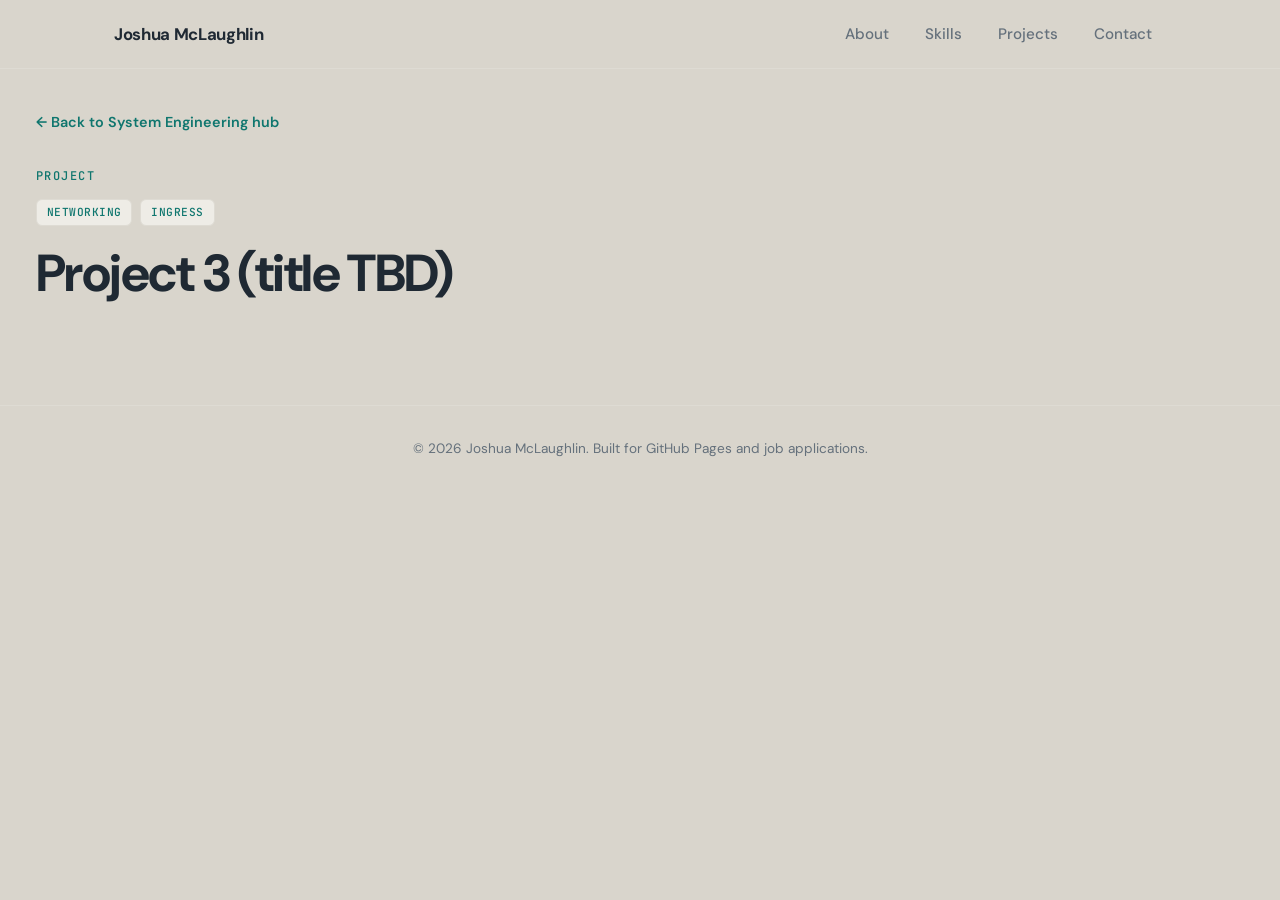
<file: syseng-project-3.html>
<!DOCTYPE html>
<html lang="en">
<head>
  <meta charset="UTF-8">
  <meta name="viewport" content="width=device-width, initial-scale=1.0">
  <meta name="description" content="System Engineering project 3: Joshua McLaughlin portfolio write-up.">
  <title>Project 3 (title TBD) | Joshua McLaughlin</title>
  <link rel="preconnect" href="https://fonts.googleapis.com">
  <link rel="preconnect" href="https://fonts.gstatic.com" crossorigin>
  <link href="https://fonts.googleapis.com/css2?family=DM+Sans:ital,opsz,wght@0,9..40,400;0,9..40,500;0,9..40,600;0,9..40,700;1,9..40,400&family=JetBrains+Mono:wght@400;500&display=swap" rel="stylesheet">
  <link rel="stylesheet" href="styles.css">
</head>
<body>
  <a class="skip-link" href="#main">Skip to content</a>

  <header class="site-header">
    <div class="header-inner">
      <a class="logo" href="index.html">Joshua McLaughlin<span></span></a>
      <button class="nav-toggle" type="button" aria-label="Open menu" aria-expanded="false">
        <span></span><span></span><span></span>
      </button>
      <nav class="nav" aria-label="Primary">
        <a href="index.html#about">About</a>
        <a href="index.html#skills">Skills</a>
        <a href="index.html#projects">Projects</a>
        <a href="index.html#contact">Contact</a>
      </nav>
    </div>
  </header>

  <main id="main">
    <article class="section-inner project-detail">
      <a class="project-back" href="SystemEngineeringProject.html#pd-syseng-projects">← Back to System Engineering hub</a>
      <header class="project-detail-header">
        <span class="section-label">Project</span>
        <div class="project-tags">
          <span class="tag">Networking</span>
          <span class="tag">Ingress</span>
        </div>
        <h1>Project 3 (title TBD)</h1>
      </header>
      <div class="project-detail-body">
      </div>
    </article>
  </main>

  <footer class="site-footer">
    <p>© <span id="year"></span> Joshua McLaughlin. Built for GitHub Pages and job applications.</p>
  </footer>

  <script>
    document.getElementById("year").textContent = new Date().getFullYear();
  </script>
  <script src="script.js" defer></script>
</body>
</html>
</file>
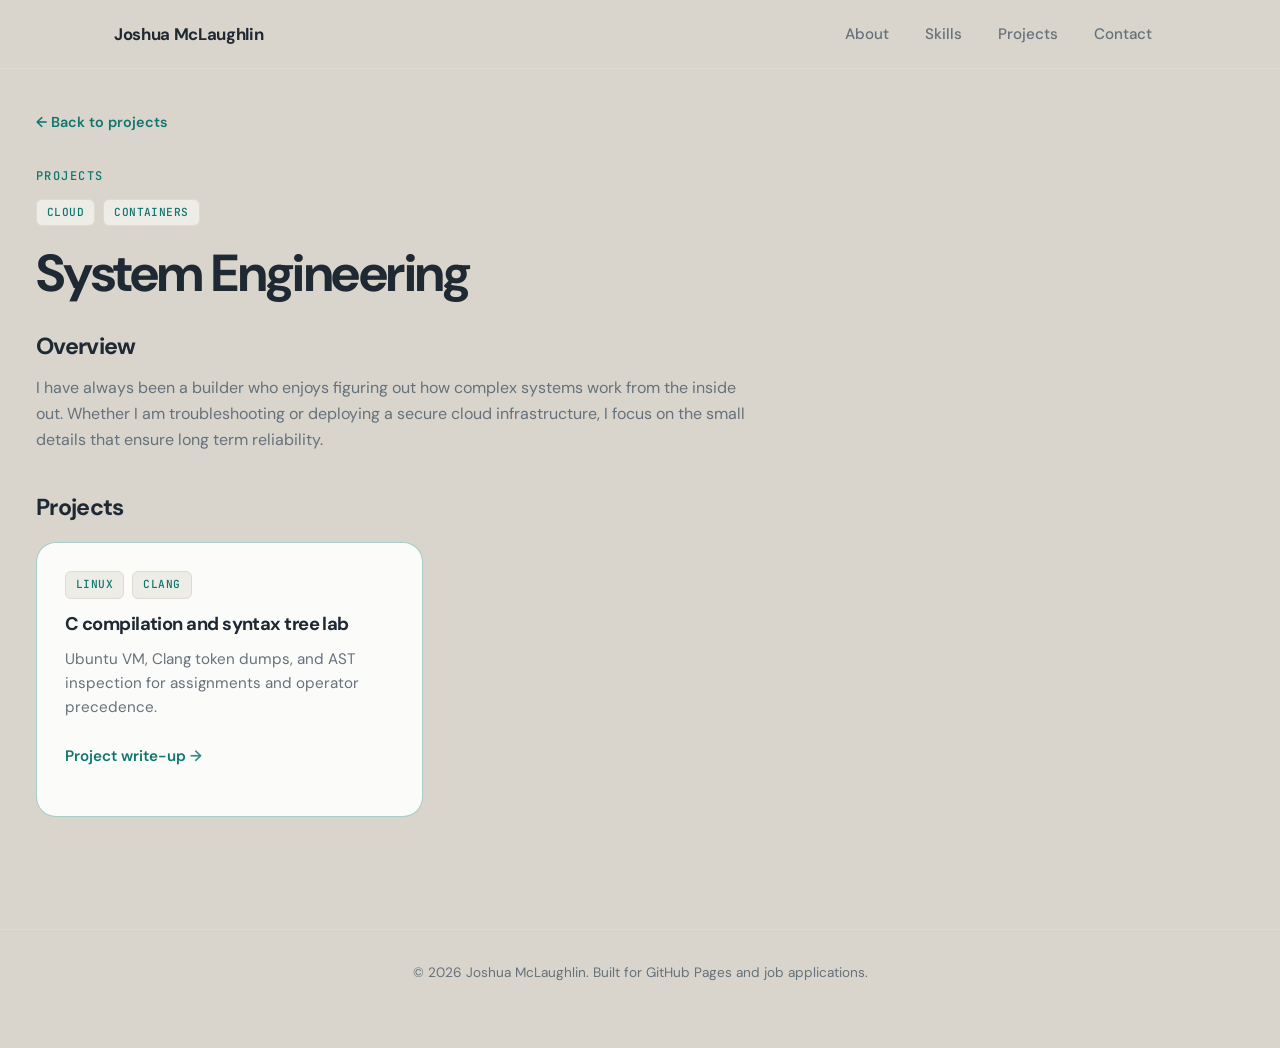
<file: SystemEngineeringProject.html>
<!DOCTYPE html>
<html lang="en">
<head>
  <meta charset="UTF-8">
  <meta name="viewport" content="width=device-width, initial-scale=1.0">
  <meta name="description" content="System engineering portfolio hub: end to end projects spanning cloud services, Linux tooling, security minded setup, and hands on verification. Joshua McLaughlin.">
  <title>System Engineering (project hub) | Joshua McLaughlin</title>
  <link rel="preconnect" href="https://fonts.googleapis.com">
  <link rel="preconnect" href="https://fonts.gstatic.com" crossorigin>
  <link href="https://fonts.googleapis.com/css2?family=DM+Sans:ital,opsz,wght@0,9..40,400;0,9..40,500;0,9..40,600;0,9..40,700;1,9..40,400&family=JetBrains+Mono:wght@400;500&display=swap" rel="stylesheet">
  <link rel="stylesheet" href="styles.css">
</head>
<body>
  <a class="skip-link" href="#main">Skip to content</a>

  <header class="site-header">
    <div class="header-inner">
      <a class="logo" href="index.html">Joshua McLaughlin<span></span></a>
      <button class="nav-toggle" type="button" aria-label="Open menu" aria-expanded="false">
        <span></span><span></span><span></span>
      </button>
      <nav class="nav" aria-label="Primary">
        <a href="index.html#about">About</a>
        <a href="index.html#skills">Skills</a>
        <a href="index.html#projects">Projects</a>
        <a href="index.html#contact">Contact</a>
      </nav>
    </div>
  </header>

  <main id="main">
    <article class="section-inner project-detail">
      <a class="project-back" href="index.html#projects">← Back to projects</a>
      <header class="project-detail-header">
        <span class="section-label">Projects</span>
        <div class="project-tags">
          <span class="tag">Cloud</span>
          <span class="tag">Containers</span>
        </div>
        <h1>System Engineering</h1>
      </header>
      <div class="project-detail-body">
        <section class="project-detail-section" aria-labelledby="pd-syseng-intro">
          <h2 id="pd-syseng-intro">Overview</h2>
          <p class="project-detail-intro">
            I have always been a builder who enjoys figuring out how complex systems work from the inside out. Whether I am troubleshooting or deploying a secure cloud infrastructure, I focus on the small details that ensure long term reliability.
          </p>
        </section>

        <section class="project-detail-section" aria-labelledby="pd-syseng-projects">
          <h2 id="pd-syseng-projects">Projects</h2>
          <div class="projects-grid projects-grid--detail">
            <a href="syseng-project-2.html" class="project-card-link" aria-labelledby="syseng-card-2-title">
              <article class="project-card featured">
                <div class="project-tags">
                  <span class="tag">Linux</span>
                  <span class="tag">Clang</span>
                </div>
                <h3 id="syseng-card-2-title">C compilation and syntax tree lab</h3>
                <p>Ubuntu VM, Clang token dumps, and AST inspection for assignments and operator precedence.</p>
                <p class="project-card-cta"><span class="project-card-cta-text">Project write-up</span></p>
              </article>
            </a>
            <a href="syseng-project-3.html" class="project-card-link project-card-link--hub-hidden" aria-labelledby="syseng-card-3-title">
              <article class="project-card featured">
                <div class="project-tags">
                  <span class="tag">Networking</span>
                  <span class="tag">Ingress</span>
                </div>
                <h3 id="syseng-card-3-title">Project 3 (title TBD)</h3>
                <p>Short summary when ready.</p>
                <p class="project-card-cta"><span class="project-card-cta-text">Project write-up</span></p>
              </article>
            </a>
          </div>
        </section>
      </div>
    </article>
  </main>

  <footer class="site-footer">
    <p>© <span id="year"></span> Joshua McLaughlin. Built for GitHub Pages and job applications.</p>
  </footer>

  <script>
    document.getElementById("year").textContent = new Date().getFullYear();
  </script>
  <script src="script.js" defer></script>
</body>
</html>
</file>
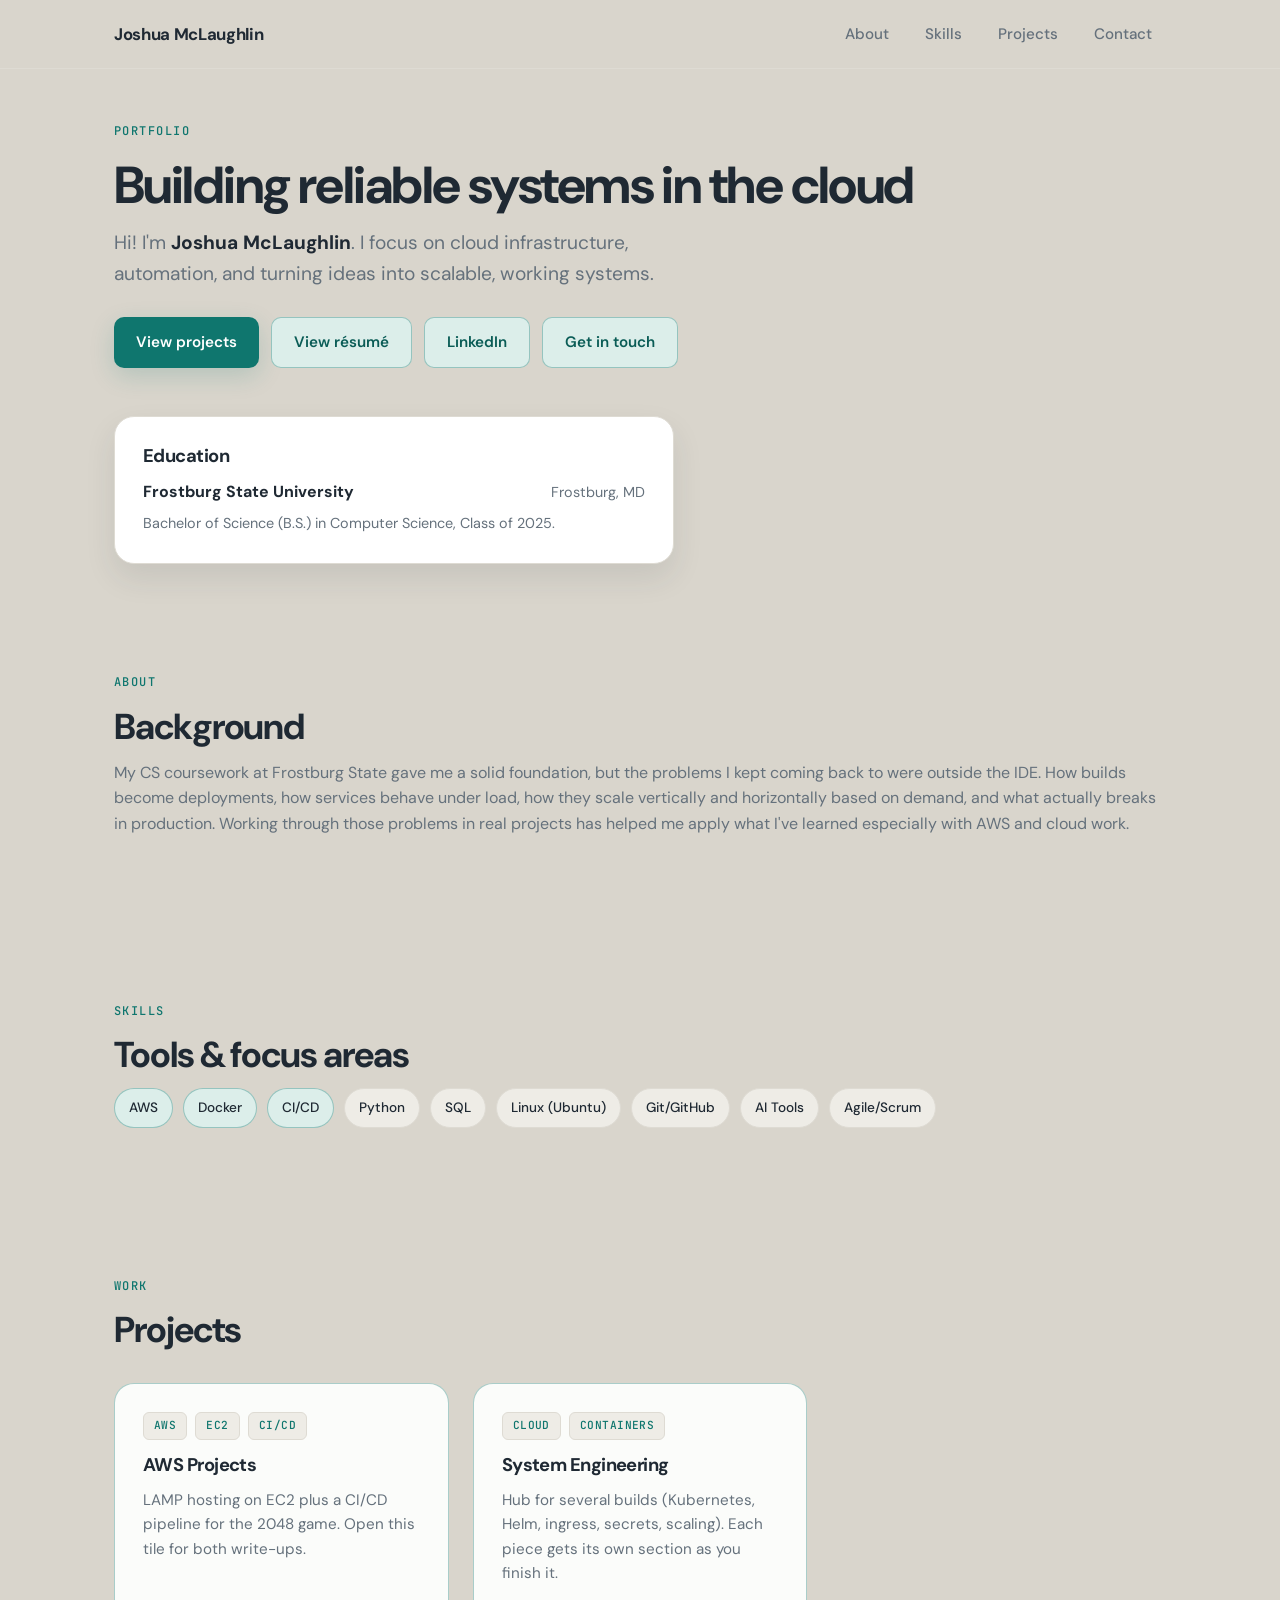
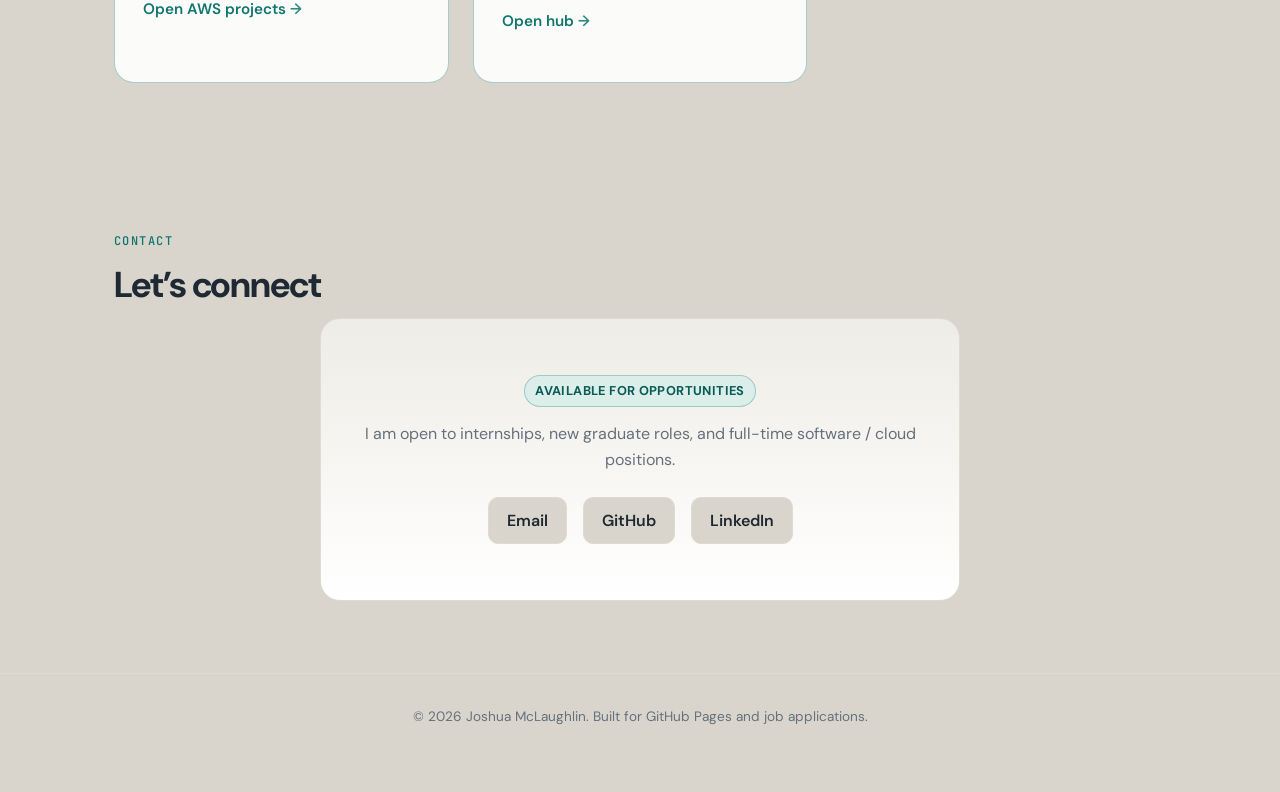
<file: SRC/main_page.html>
<!DOCTYPE html>
<html lang="en">
<head>
  <meta charset="UTF-8">
  <meta name="viewport" content="width=device-width, initial-scale=1.0">
  <title>Joshua’s Portfolio (redirect)</title>
  <meta http-equiv="refresh" content="0; url=../index.html">
  <link rel="canonical" href="../index.html">
</head>
<body>
  <p>
    The portfolio lives at <a href="../index.html">the site root (index.html)</a>.
    If you are not redirected automatically, use that link.
  </p>
</body>
</html>
</file>
<file: styles.css>
/* Portfolio: Joshua McLaughlin */
:root {
  --bg-deep: #d9d5cc;
  --bg-card: #ffffff;
  --bg-elevated: #eeece6;
  --border: #dedbd3;
  --text: #1f2933;
  --text-muted: #65717c;
  --accent: #0f766e;
  --accent-soft: #dceeea;
  --accent-glow: rgba(15, 118, 110, 0.18);
  --success: #3f7f5e;
  --font-sans: "DM Sans", system-ui, sans-serif;
  --font-mono: "JetBrains Mono", ui-monospace, monospace;
  --radius: 12px;
  --radius-lg: 20px;
  --shadow: 0 14px 30px rgba(44, 52, 58, 0.1);
  --max: 1100px;
}

*,
*::before,
*::after {
  box-sizing: border-box;
}

html {
  scroll-behavior: smooth;
}

body {
  margin: 0;
  font-family: var(--font-sans);
  font-size: 16px;
  line-height: 1.6;
  color: var(--text);
  background: var(--bg-deep);
  min-height: 100vh;
}

a {
  color: var(--accent);
  text-decoration: none;
  transition: color 0.2s ease, opacity 0.2s ease;
}

a:hover {
  color: #0a5c56;
}

.skip-link {
  position: absolute;
  top: -100px;
  left: 16px;
  z-index: 100;
  padding: 12px 20px;
  background: var(--accent);
  color: var(--bg-deep);
  font-weight: 600;
  border-radius: 8px;
}

.skip-link:focus {
  top: 16px;
}

/* Header */
.site-header {
  position: sticky;
  top: 0;
  z-index: 50;
  -webkit-backdrop-filter: blur(10px);
  backdrop-filter: blur(10px);
  background: rgba(217, 213, 204, 0.92);
  border-bottom: 1px solid var(--border);
}

.header-inner {
  max-width: var(--max);
  margin: 0 auto;
  padding: 14px 24px;
  display: flex;
  align-items: center;
  justify-content: space-between;
  gap: 16px;
}

.logo {
  font-weight: 700;
  font-size: 1.05rem;
  letter-spacing: -0.02em;
  color: var(--text);
}

.logo span {
  color: var(--accent);
}

.nav-toggle {
  display: none;
  flex-direction: column;
  gap: 5px;
  padding: 8px;
  background: transparent;
  border: 1px solid var(--border);
  border-radius: 8px;
  cursor: pointer;
}

.nav-toggle span {
  display: block;
  width: 22px;
  height: 2px;
  background: var(--text);
  border-radius: 1px;
}

.nav {
  display: flex;
  align-items: center;
  gap: 8px;
}

.nav a {
  padding: 8px 14px;
  border-radius: 8px;
  color: var(--text-muted);
  font-size: 0.95rem;
  font-weight: 500;
}

.nav a:hover,
.nav a[aria-current="page"] {
  color: var(--text);
  background: #e5efec;
}

/* Sections */
section {
  scroll-margin-top: 72px;
}

.section-inner {
  max-width: var(--max);
  margin: 0 auto;
  padding: 72px 24px;
}

.section-label {
  display: inline-block;
  font-family: var(--font-mono);
  font-size: 0.75rem;
  font-weight: 500;
  letter-spacing: 0.12em;
  text-transform: uppercase;
  color: var(--accent);
  margin-bottom: 12px;
}

h1,
h2,
h3 {
  margin: 0 0 12px;
  font-weight: 700;
  letter-spacing: -0.03em;
  line-height: 1.2;
}

h1 {
  font-size: clamp(2.25rem, 5vw, 3.25rem);
}

h2 {
  font-size: clamp(1.75rem, 3.5vw, 2.25rem);
}

h3 {
  font-size: 1.15rem;
}

p {
  margin: 0 0 1rem;
  color: var(--text-muted);
}

/* Hero */
.hero {
  padding-top: 48px;
  padding-bottom: 32px;
}

.hero-badge {
  display: inline-flex;
  align-items: center;
  gap: 8px;
  padding: 8px 14px;
  margin-bottom: 24px;
  font-size: 0.875rem;
  color: var(--text-muted);
  background: var(--bg-elevated);
  border: 1px solid var(--border);
  border-radius: 999px;
}

.hero-badge svg {
  flex-shrink: 0;
  color: var(--accent);
}

.hero-lead {
  font-size: 1.2rem;
  max-width: 560px;
  margin-bottom: 28px;
  color: var(--text-muted);
}

.hero-actions {
  display: flex;
  flex-wrap: wrap;
  gap: 12px;
  margin-bottom: 48px;
}

.hero-education-card {
  width: min(100%, 560px);
}

.btn {
  display: inline-flex;
  align-items: center;
  justify-content: center;
  gap: 8px;
  padding: 12px 22px;
  font-family: var(--font-sans);
  font-size: 0.95rem;
  font-weight: 600;
  border-radius: 10px;
  border: none;
  cursor: pointer;
  transition: transform 0.15s ease, box-shadow 0.2s ease, background 0.2s ease;
}

.btn-primary {
  background: var(--accent);
  color: #ffffff;
  box-shadow: 0 8px 24px var(--accent-glow);
}

.btn-primary:hover {
  transform: translateY(-1px);
  box-shadow: 0 12px 32px var(--accent-glow);
}

.btn-secondary {
  background: var(--accent-soft);
  color: #0a5c56;
  border: 1px solid rgba(15, 118, 110, 0.35);
}

.btn-secondary:hover {
  background: #cbe5df;
  border-color: var(--accent);
  transform: translateY(-1px);
}

.btn-ghost {
  background: transparent;
  color: var(--text);
  border: 1px solid var(--border);
}

.btn-ghost:hover {
  background: var(--accent-soft);
  border-color: var(--accent);
}

.hero-stats {
  display: grid;
  grid-template-columns: repeat(auto-fit, minmax(140px, 1fr));
  gap: 16px;
  max-width: 520px;
}

.stat {
  padding: 16px 18px;
  background: var(--bg-card);
  border: 1px solid var(--border);
  border-radius: var(--radius);
}

.stat strong {
  display: block;
  font-size: 1.35rem;
  color: var(--text);
  font-variant-numeric: tabular-nums;
}

.stat span {
  font-size: 0.8rem;
  color: var(--text-muted);
}

/* About */
.about-grid {
  display: grid;
  grid-template-columns: 1fr 1fr;
  gap: 40px;
  align-items: start;
}

.about-grid > :first-child {
  grid-column: 1 / -1;
}

.about-grid > .about-card {
  display: none;
}

@media (max-width: 800px) {
  .about-grid {
    grid-template-columns: 1fr;
  }
}

.about-card {
  padding: 28px;
  background: var(--bg-card);
  border: 1px solid var(--border);
  border-radius: var(--radius-lg);
  box-shadow: var(--shadow);
}

.about-card h3 {
  margin-bottom: 12px;
  color: var(--text);
}

.edu-line {
  display: flex;
  align-items: baseline;
  justify-content: space-between;
  gap: 16px;
  flex-wrap: wrap;
  margin-bottom: 8px;
}

.edu-line strong {
  color: var(--text);
}

.edu-meta {
  font-size: 0.9rem;
  color: var(--text-muted);
}

/* Skills */
.skills-wrap {
  display: flex;
  flex-wrap: wrap;
  gap: 10px;
  margin-top: 8px;
}

.skill-pill {
  padding: 8px 14px;
  font-size: 0.85rem;
  font-weight: 500;
  color: var(--text);
  background: var(--bg-elevated);
  border: 1px solid var(--border);
  border-radius: 999px;
}

.skill-pill.cloud {
  border-color: rgba(15, 118, 110, 0.35);
  background: var(--accent-soft);
}

/* Projects */
.projects-grid {
  display: grid;
  grid-template-columns: repeat(auto-fill, minmax(300px, 1fr));
  gap: 24px;
  margin-top: 32px;
}

.projects-grid--detail {
  margin-top: 20px;
}

.project-card-link {
  display: block;
  color: inherit;
  text-decoration: none;
  border-radius: var(--radius-lg);
}

/* Hub: strip both classes from the anchor when Project 3 is ready to show */
.project-card-link.project-card-link--hub-hidden {
  display: none;
}

.project-card-link:focus-visible {
  outline: 2px solid var(--accent);
  outline-offset: 3px;
}

.project-card-link:hover .project-card {
  border-color: rgba(15, 118, 110, 0.35);
  transform: translateY(-2px);
}

.project-card-link .project-card {
  height: 100%;
}

.project-card-cta {
  margin: 0;
  margin-top: auto;
  padding-top: 4px;
  font-size: 0.9rem;
  font-weight: 600;
  color: var(--accent);
}

.project-card-cta-text::after {
  content: " →";
  opacity: 0.85;
}

.project-card {
  display: flex;
  flex-direction: column;
  padding: 28px;
  background: var(--bg-card);
  border: 1px solid var(--border);
  border-radius: var(--radius-lg);
  transition: border-color 0.2s ease, transform 0.2s ease;
}

.project-card:hover {
  border-color: rgba(15, 118, 110, 0.35);
  transform: translateY(-2px);
}

.project-card.featured {
  border-color: rgba(15, 118, 110, 0.35);
  background: #fbfcfa;
}

.project-tags {
  display: flex;
  flex-wrap: wrap;
  gap: 8px;
  margin-bottom: 14px;
}

.tag {
  font-family: var(--font-mono);
  font-size: 0.7rem;
  font-weight: 500;
  letter-spacing: 0.04em;
  text-transform: uppercase;
  padding: 4px 10px;
  border-radius: 6px;
  background: var(--bg-elevated);
  color: var(--accent);
  border: 1px solid var(--border);
}

.tag.other {
  color: var(--success);
  border-color: rgba(63, 127, 94, 0.28);
}

.project-card p {
  flex-grow: 1;
  font-size: 0.95rem;
  margin-bottom: 20px;
}

.project-links {
  display: flex;
  flex-wrap: wrap;
  gap: 12px;
}

.project-links a {
  font-size: 0.9rem;
  font-weight: 600;
}

.project-links a::after {
  content: " →";
  opacity: 0.7;
}

/* Project detail (standalone write-up pages) */
.project-detail {
  padding-top: 40px;
  padding-bottom: 72px;
}

.project-detail.section-inner {
  /* Use nearly full viewport width so console screenshots stay readable */
  max-width: min(100%, calc(100vw - 24px));
  box-sizing: border-box;
}

.project-back {
  display: inline-flex;
  align-items: center;
  gap: 6px;
  margin-bottom: 28px;
  font-size: 0.9rem;
  font-weight: 600;
  color: var(--accent);
}

.project-back:hover {
  color: #0a5c56;
}

.project-detail-header .project-tags {
  margin-bottom: 16px;
}

.project-summary {
  display: grid;
  grid-template-columns: repeat(2, minmax(0, 1fr));
  gap: 1px;
  margin: 32px 0 0;
  background: var(--border);
  border: 1px solid var(--border);
  border-radius: var(--radius);
  overflow: hidden;
}

.project-summary > div {
  padding: 18px 20px;
  background: var(--bg-card);
}

.project-summary dt {
  margin-bottom: 6px;
  font-family: var(--font-mono);
  font-size: 0.7rem;
  font-weight: 600;
  letter-spacing: 0.08em;
  text-transform: uppercase;
  color: var(--accent);
}

.project-summary dd {
  margin: 0;
  color: var(--text-muted);
  font-size: 0.92rem;
  line-height: 1.5;
}

.project-detail-body {
  margin-top: 28px;
  max-width: 100%;
}

.project-detail-body > *:first-child {
  margin-top: 0;
}

.project-detail-section {
  margin-bottom: 40px;
}

.project-detail-section h2 {
  font-size: clamp(1.2rem, 2.5vw, 1.45rem);
  margin-bottom: 14px;
  color: var(--text);
}

.project-detail-intro {
  margin: 0 0 24px;
  max-width: 720px;
  font-size: 1rem;
  color: var(--text-muted);
  line-height: 1.65;
}

.project-detail-code {
  font-family: var(--font-mono);
  font-size: 0.88em;
  padding: 0.15em 0.45em;
  background: var(--bg-elevated);
  border-radius: 6px;
  border: 1px solid var(--border);
}

.project-detail-pre {
  margin: 12px 0 0;
  padding: 16px 18px;
  max-width: 100%;
  overflow-x: auto;
  font-family: var(--font-mono);
  font-size: 0.82rem;
  line-height: 1.5;
  background: var(--bg-elevated);
  border: 1px solid var(--border);
  border-radius: 6px;
  white-space: pre;
}

.project-detail-steps .project-detail-pre {
  max-width: min(720px, 100%);
}

.project-detail-steps li > .project-detail-pre + p {
  margin-top: 16px;
}

.project-detail-steps li > p + .project-detail-pre {
  margin-top: 8px;
}

.project-detail-section p {
  max-width: 720px;
}

.project-detail-steps {
  margin: 0;
  padding-left: 1.15rem;
  max-width: none;
}

.project-detail-steps li {
  margin-bottom: 18px;
  color: var(--text-muted);
}

.project-detail-steps li:last-child {
  margin-bottom: 0;
}

/* Step title only; inline <strong> inside paragraphs must stay inline */
.project-detail-steps > li > strong:first-child {
  color: var(--text);
  display: block;
  margin-bottom: 6px;
  font-size: 1rem;
}

.project-detail-steps p strong {
  display: inline;
  color: var(--text);
  font-weight: 600;
}

.project-detail-steps p {
  margin: 0;
}

.project-detail-steps li > p + p {
  margin-top: 12px;
}

.project-detail-step-media {
  display: grid;
  grid-template-columns: 1fr;
  gap: 32px;
  margin-top: 24px;
  max-width: min(760px, 100%);
  margin-left: auto;
  margin-right: auto;
}

.project-detail-step-media--compact {
  max-width: 70%;
  margin-left: auto;
  margin-right: auto;
}

/* CI/CD screenshots are terminal and console captures: keep them readable
   without allowing a single image to fill the page width. */
.project-detail--cicd .project-detail-step-media,
.project-detail--cicd .project-detail-verified-media {
  max-width: min(760px, 100%);
  margin-left: auto;
  margin-right: auto;
}

.project-detail-figure--step {
  margin: 0;
  max-width: 100%;
}

.project-detail-figure {
  margin: 8px 0 40px;
  max-width: 100%;
}

.project-detail-figure img {
  display: block;
  width: 100%;
  max-width: 100%;
  height: auto;
  border-radius: var(--radius);
  border: 1px solid var(--border);
}

.project-detail-figure figcaption {
  margin-top: 12px;
  font-size: 0.9rem;
  color: var(--text-muted);
}

/* Must beat .project-detail-figure { max-width: 100% } (same specificity was losing) */
.project-detail-figure.project-detail-figure--phone-preview {
  max-width: min(175px, 42vw);
  margin-left: auto;
  margin-right: auto;
}

.project-detail-figure.project-detail-figure--phone-preview img {
  width: 100%;
}

.project-detail-links {
  display: flex;
  flex-wrap: wrap;
  gap: 16px;
  margin-top: 32px;
}

.project-detail-links a {
  font-size: 0.95rem;
  font-weight: 600;
}

.project-detail-links a::after {
  content: " →";
  opacity: 0.7;
}

/* Verifying block: separated from step list, centered title */
.project-detail-section--verify {
  margin-top: 56px;
  padding-top: 48px;
  border-top: 1px solid var(--border);
}

.project-detail-verify-heading {
  text-align: center;
  margin-bottom: 22px;
}

.project-detail-verify-body {
  margin: 0 auto;
  max-width: none;
}

.project-detail-verify-prose {
  max-width: 720px;
  margin-left: auto;
  margin-right: auto;
}

.project-detail-verify-prose p + p {
  margin-top: 16px;
}

.project-detail-section--verify .project-detail-verify-prose p {
  margin-left: auto;
  margin-right: auto;
}

.project-detail-section--verify .project-detail-step-media--verify-enlarged {
  max-width: min(1040px, 100%);
  margin-top: 28px;
  margin-left: auto;
  margin-right: auto;
}

.project-detail-section--verify .project-detail-step-media--verify-enlarged .project-detail-figure {
  margin-bottom: 0;
}

.project-detail-verify-prose--followup {
  margin-top: 48px;
  padding-top: 40px;
  border-top: 1px solid var(--border-subtle, var(--border));
}

.project-detail-verify-prose .project-detail-pre {
  margin-top: 12px;
  max-width: 100%;
}

.project-detail-verify-intro {
  font-size: 1.05rem;
  color: var(--text-muted);
  line-height: 1.65;
}

.project-detail-section--verified {
  margin-top: 48px;
  padding-top: 48px;
  border-top: 1px solid var(--border);
}

.project-detail-verified-media {
  display: grid;
  grid-template-columns: 1fr;
  gap: 32px;
  margin-top: 20px;
  max-width: min(760px, 100%);
  margin-left: auto;
  margin-right: auto;
}

.project-detail-section--verified .project-detail-figure {
  margin-bottom: 0;
}

/* Contact */
.contact-block {
  text-align: center;
  padding: 56px 28px;
  background: linear-gradient(180deg, var(--bg-elevated) 0%, var(--bg-card) 100%);
  border: 1px solid var(--border);
  border-radius: var(--radius-lg);
  max-width: 640px;
  margin: 0 auto;
  overflow: visible;
}

.contact-block p {
  margin-bottom: 24px;
}

.contact-block .contact-availability {
  display: inline-block;
  margin-bottom: 14px;
  padding: 5px 10px;
  border: 1px solid rgba(15, 118, 110, 0.3);
  border-radius: 999px;
  background: var(--accent-soft);
  color: #0a5c56;
  font-size: 0.8rem;
  font-weight: 700;
  letter-spacing: 0.03em;
  text-transform: uppercase;
}

.contact-links {
  display: flex;
  flex-wrap: wrap;
  justify-content: center;
  align-items: center;
  gap: 16px;
  overflow: visible;
}

.contact-links a {
  display: inline-flex;
  align-items: center;
  gap: 8px;
  padding: 10px 18px;
  background: var(--bg-deep);
  border: 1px solid var(--border);
  border-radius: 10px;
  font-weight: 600;
  color: var(--text);
}

.contact-links a:hover {
  border-color: var(--accent);
  color: var(--accent);
}

.contact-email {
  position: relative;
  display: inline-block;
  vertical-align: middle;
  z-index: 2;
  overflow: visible;
}

.contact-email-trigger {
  cursor: pointer;
  display: inline-flex;
  align-items: center;
  justify-content: center;
  gap: 8px;
  padding: 10px 18px;
  background: var(--bg-deep);
  border: 1px solid var(--border);
  border-radius: 10px;
  font-family: inherit;
  font-size: inherit;
  font-weight: 600;
  color: var(--text);
  list-style: none;
}

.contact-email-trigger::-webkit-details-marker {
  display: none;
}

.contact-email[open] .contact-email-trigger {
  border-color: var(--accent);
  color: var(--accent);
}

.contact-email-panel {
  position: absolute;
  left: 50%;
  top: calc(100% + 6px);
  transform: translateX(-50%);
  box-sizing: border-box;
  width: max-content;
  max-width: min(calc(100vw - 48px), 340px);
  padding: 8px 16px;
  background: var(--bg-deep);
  border: 1px solid var(--border);
  border-radius: 999px;
  box-shadow: var(--shadow);
  z-index: 30;
  text-align: center;
}

.contact-email-address {
  display: inline-block;
  font-family: var(--font-mono);
  font-size: 0.85rem;
  color: var(--text);
  white-space: nowrap;
}

/* Footer */
.site-footer {
  padding: 32px 24px 48px;
  text-align: center;
  font-size: 0.85rem;
  color: var(--text-muted);
  border-top: 1px solid var(--border);
}

/* Mobile nav */
@media (max-width: 720px) {
  .project-summary {
    grid-template-columns: 1fr;
  }

  .nav-toggle {
    display: flex;
  }

  .nav {
    position: absolute;
    top: 100%;
    left: 0;
    right: 0;
    flex-direction: column;
    align-items: stretch;
    padding: 12px 16px 20px;
    background: rgba(217, 213, 204, 0.98);
    border-bottom: 1px solid var(--border);
    display: none;
  }

  .nav.is-open {
    display: flex;
  }

  .header-inner {
    position: relative;
    flex-wrap: wrap;
  }
}

@media (prefers-reduced-motion: reduce) {
  html {
    scroll-behavior: auto;
  }

  .btn,
  .project-card {
    transition: none;
  }
}
</file>
